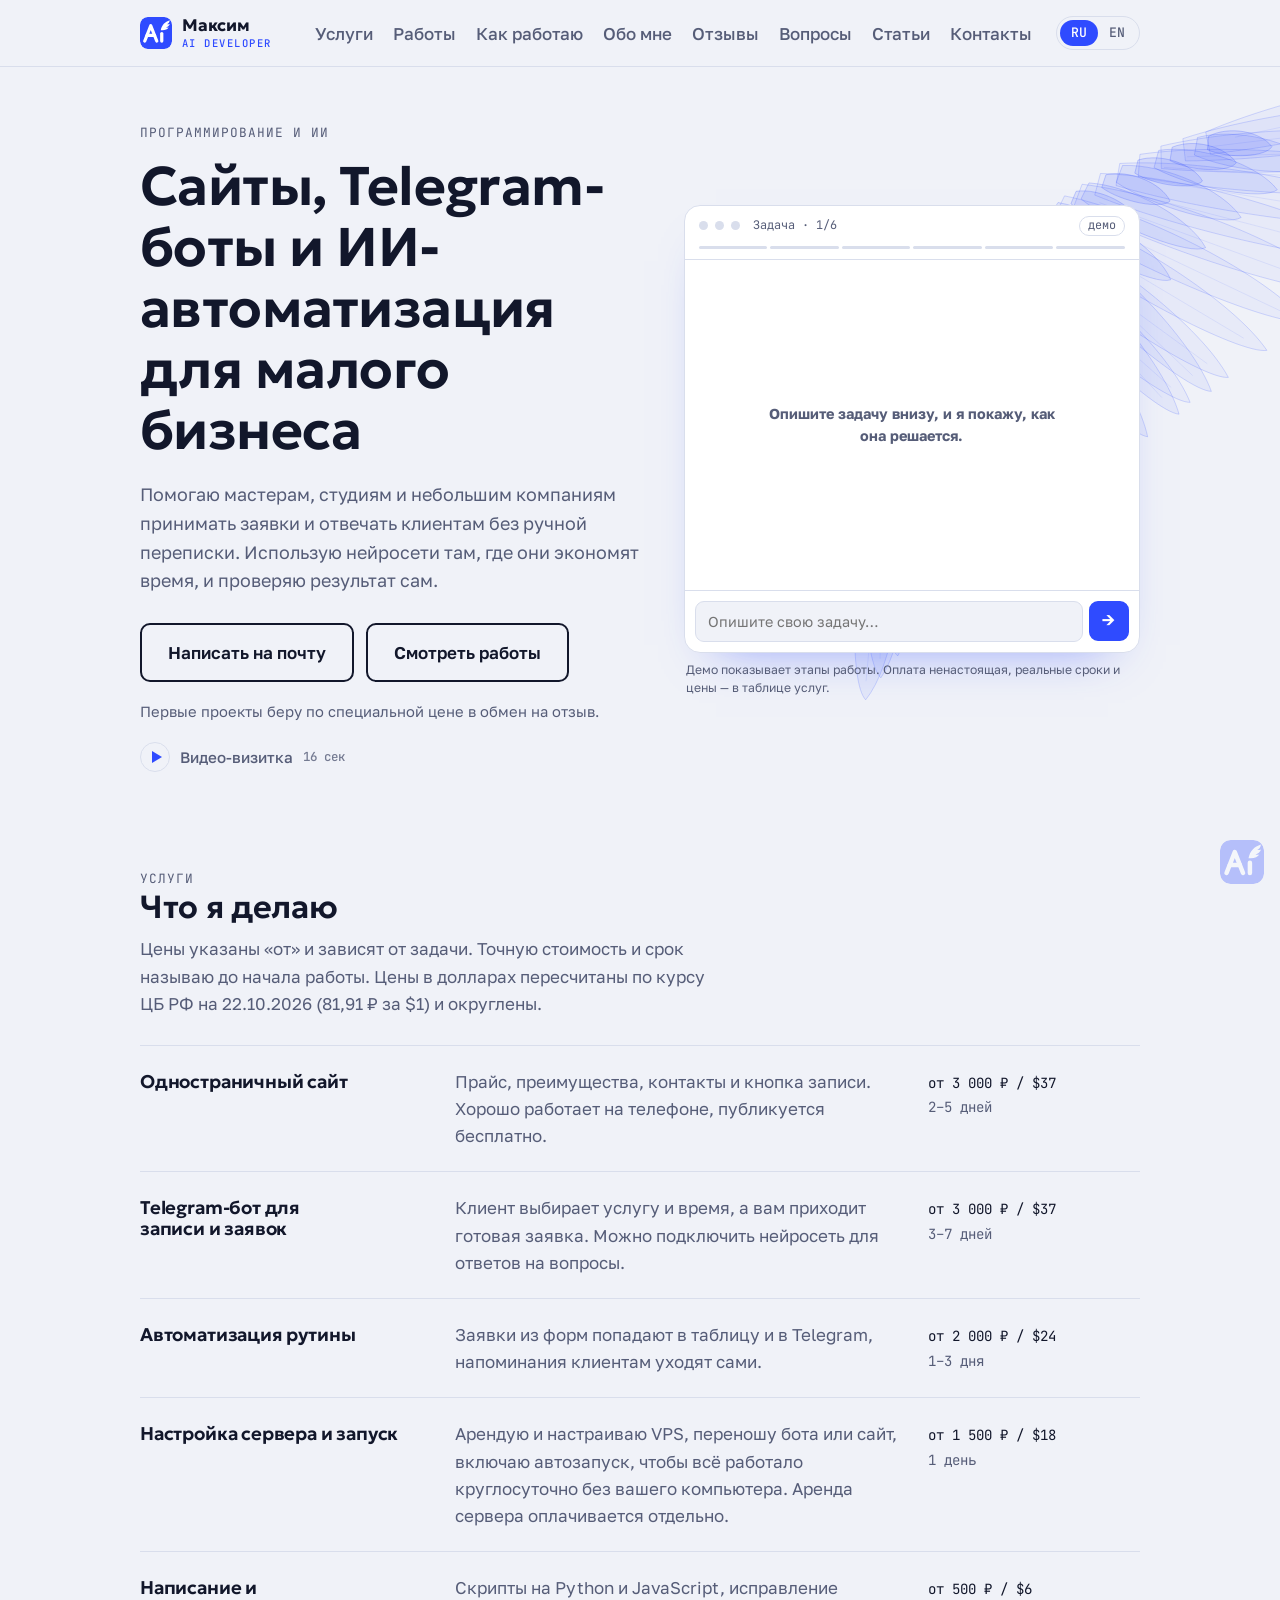
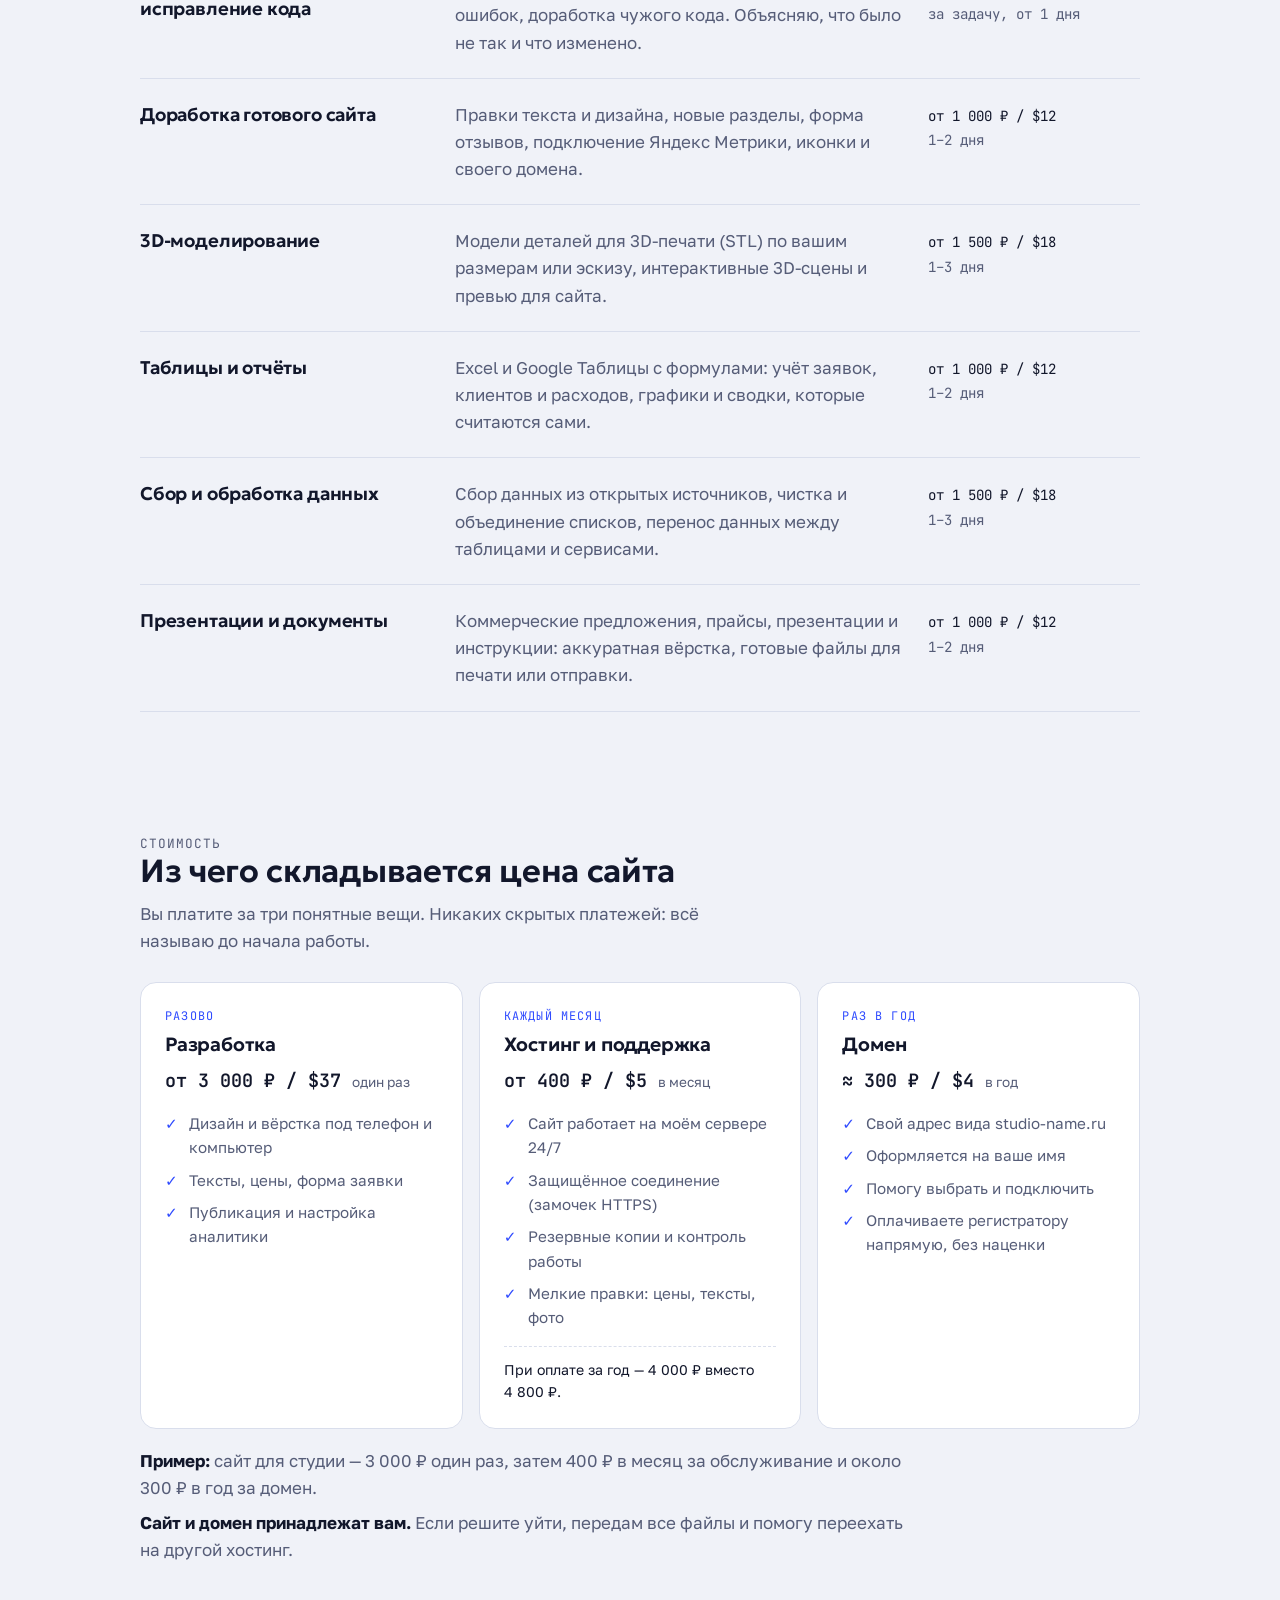
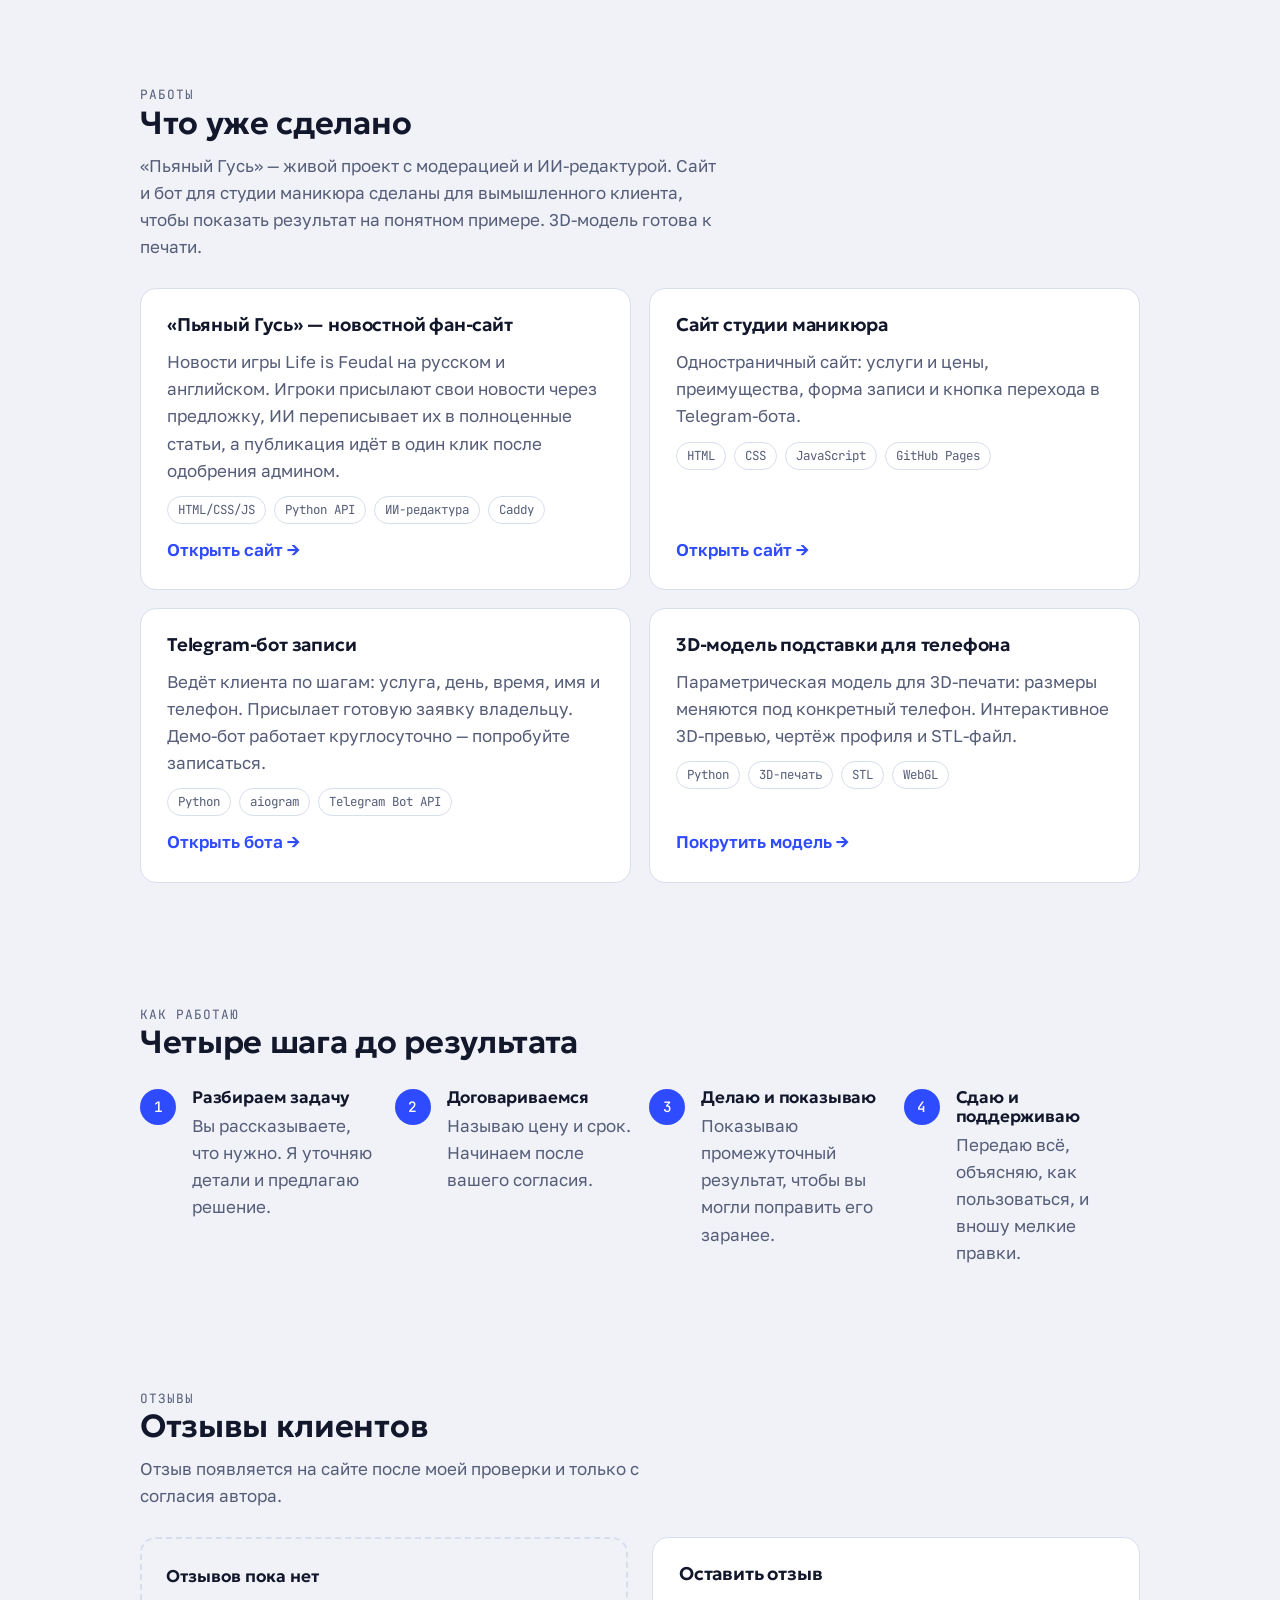
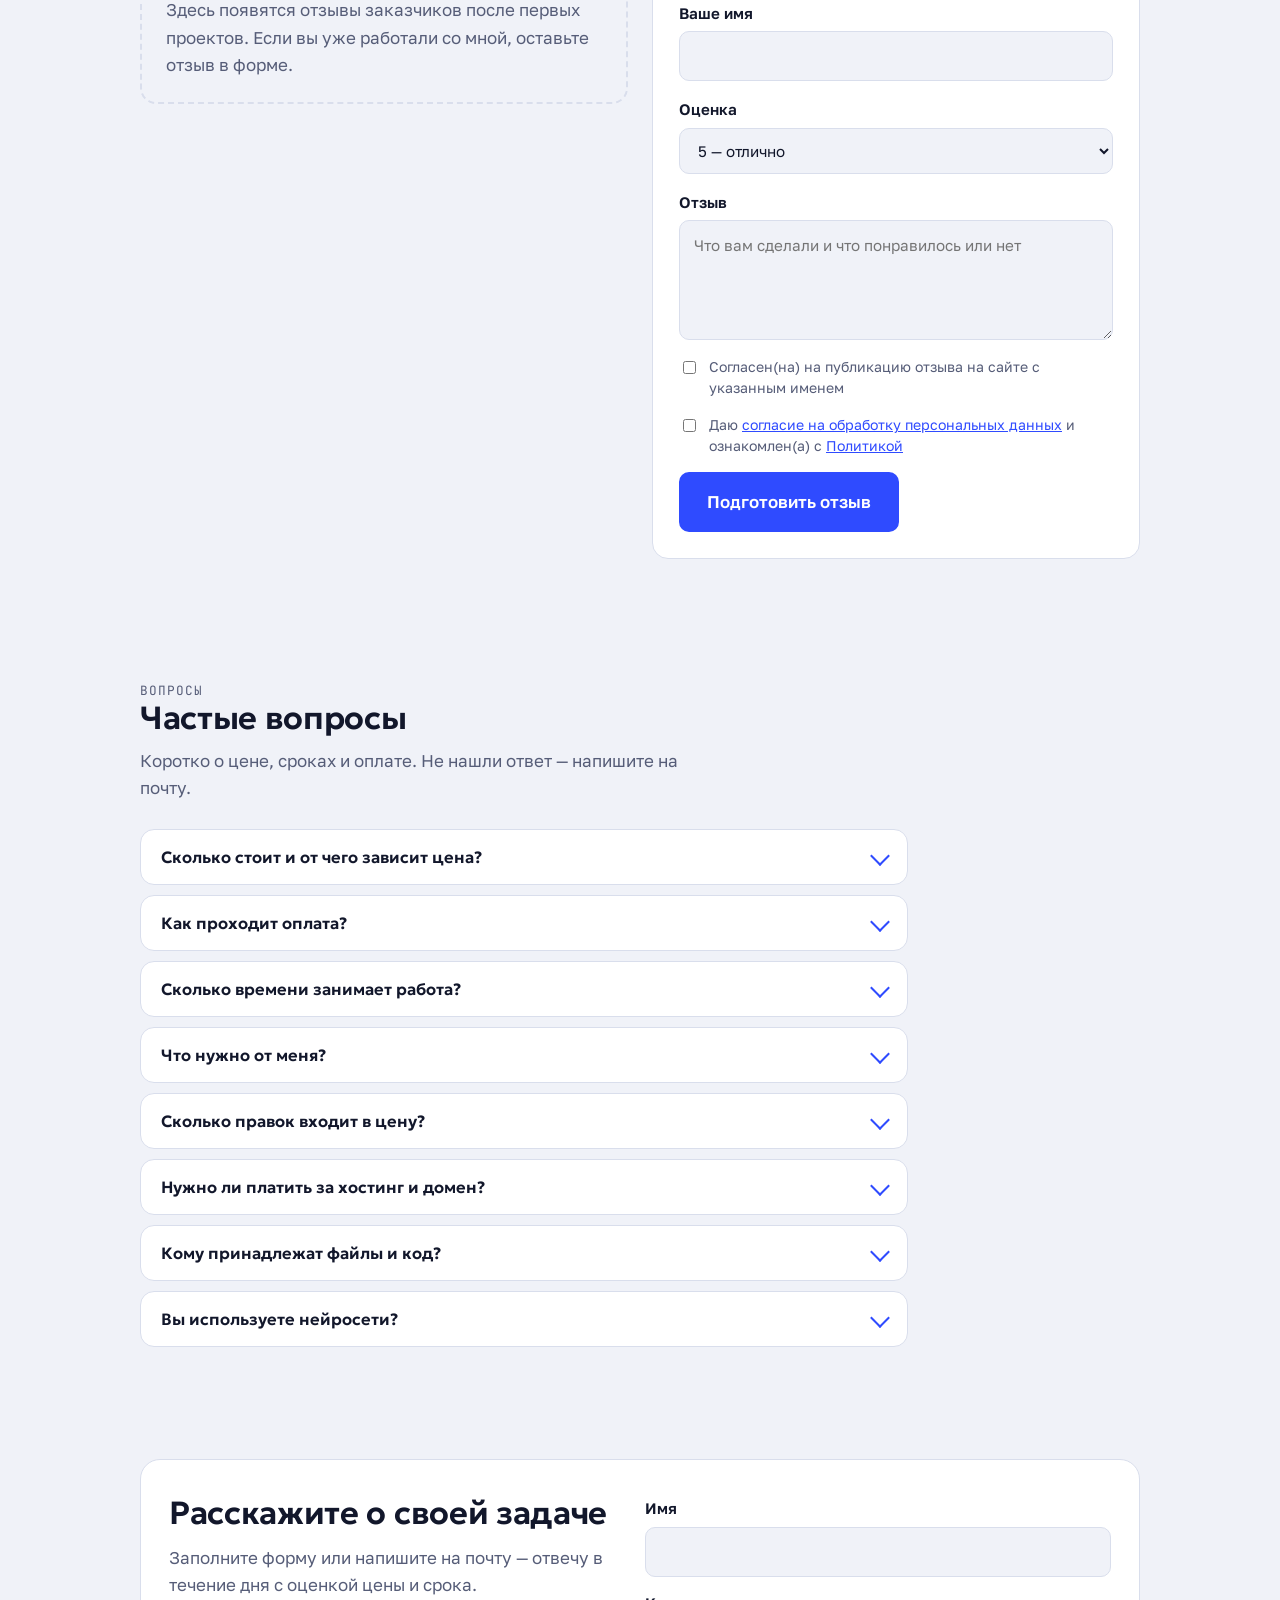
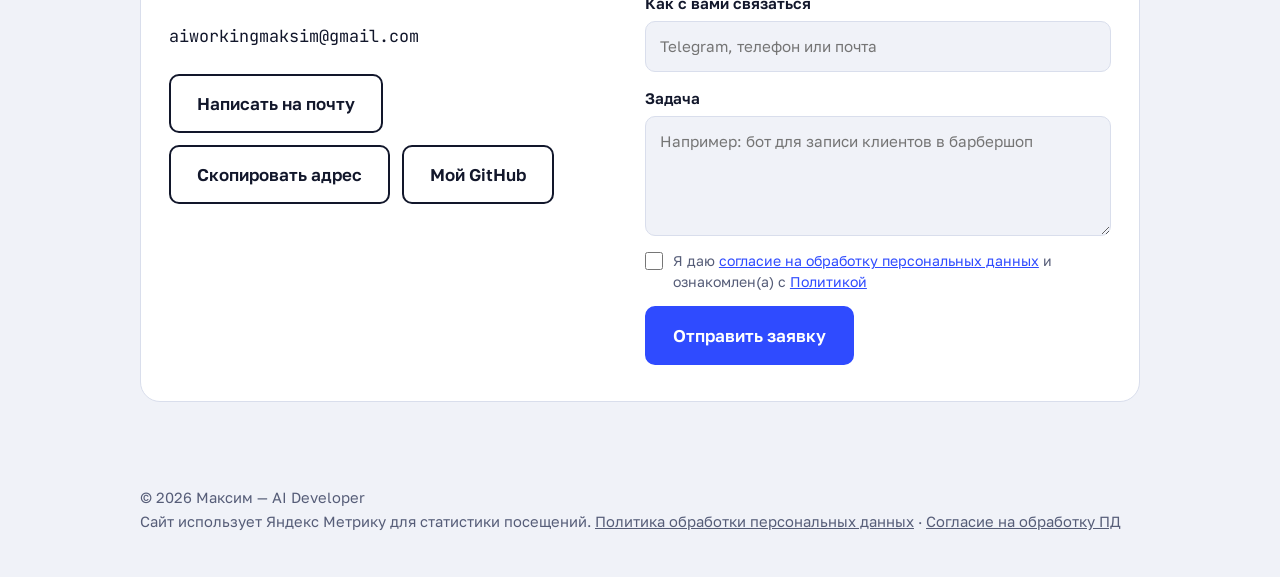
<file: index.html>
<!DOCTYPE html>
<!--
  ЛИЧНЫЙ САЙТ-ВИЗИТКА: программирование и ИИ.
  Что нужно заменить перед публикацией (ищите слово ЗАМЕНИТЕ в комментариях):
    1) Имя («Максим — AI Developer») стоит в шапке и в подвале, при необходимости поменяйте.
    2) Почта для связи уже указана (aiworkingmaksim@gmail.com), она встречается в двух кнопках и один раз текстом.
       Если смените адрес, замените его во всех трёх местах.
    3) Ссылку на ваш GitHub в блоке контактов.
  Цены и сроки подправьте под себя в блоке «Услуги».
-->
<html lang="ru">
<head>
  <meta charset="UTF-8">
  <script>if(location.hostname==="aiworkhelper.github.io")location.replace("https://aiworkhelper.ru"+location.pathname+location.search+location.hash)</script>
  <meta name="viewport" content="width=device-width, initial-scale=1">
  <meta name="yandex-verification" content="84db487dd7537f2a" />
  <meta name="yandex-verification" content="5f235625ecdb1ac4">
  <title>Разработчик ботов и ИИ-автоматизации</title>
  <meta name="description" content="Делаю сайты, Telegram-ботов и ИИ-автоматизацию, настраиваю серверы, пишу и исправляю код, делаю 3D-модели, таблицы и документы. Примеры работ, цены и контакты.">
  <link rel="canonical" href="https://aiworkhelper.ru/">
  <!-- Превью ссылки в соцсетях и мессенджерах (Telegram, VK, WhatsApp) -->
  <meta property="og:type" content="website">
  <meta property="og:site_name" content="Максим — AI Developer">
  <meta property="og:title" content="Максим — AI Developer: сайты, Telegram-боты и ИИ-автоматизация">
  <meta property="og:description" content="Сайты, Telegram-боты, 3D-модели и автоматизация для мастеров, студий и малого бизнеса. Сроки от 1 дня, цена — до начала работы.">
  <meta property="og:url" content="https://aiworkhelper.ru/">
  <meta property="og:image" content="https://aiworkhelper.ru/og/og-ru.jpg">
  <meta property="og:image:width" content="1200">
  <meta property="og:image:height" content="630">
  <meta property="og:image:alt" content="Максим — AI Developer: сайты, Telegram-боты и ИИ-автоматизация, от 500 ₽">
  <meta property="og:locale" content="ru_RU">
  <meta property="og:locale:alternate" content="en_US">
  <meta name="twitter:card" content="summary_large_image">

  <!-- Значок сайта «Ai»: SVG для современных браузеров, ICO как запасной вариант, PNG для экрана «домой» на телефоне -->
  <link rel="alternate" hreflang="ru" href="https://aiworkhelper.ru/">
  <link rel="alternate" hreflang="en" href="https://aiworkhelper.ru/en/">
  <link rel="alternate" hreflang="x-default" href="https://aiworkhelper.ru/">

  <link rel="icon" href="favicon.svg?v=2" type="image/svg+xml">
  <link rel="icon" href="favicon.ico?v=2" sizes="48x48">
  <link rel="apple-touch-icon" href="apple-touch-icon.png?v=2">

  <link rel="preconnect" href="https://fonts.googleapis.com">
  <link rel="preconnect" href="https://fonts.gstatic.com" crossorigin>
  <link rel="stylesheet" href="https://fonts.googleapis.com/css2?family=Geologica:wght@500;600;700&family=Golos+Text:wght@400;500;600&family=JetBrains+Mono:wght@400;500&display=swap">

  <style>
    /* ---------- 1. ЦВЕТА И ШРИФТЫ ----------
       Светлая тема по умолчанию, тёмная включается сама, если так настроен телефон или компьютер. */
    :root {
      --bg: #f0f2f8;
      --surface: #ffffff;
      --ink: #12172b;
      --muted: #565d78;
      --accent: #2f4bff;
      --accent-ink: #ffffff;       /* цвет текста на кнопке */
      --line: #d9deec;
      --danger: #b3261e;           /* цвет сообщений об ошибке в форме */
      --code-bg: #0f1530;         /* карточка с кодом всегда тёмная */
      --code-ink: #dfe5ff;
      --code-dim: #7d89b8;
      --code-key: #9db0ff;
      --code-str: #ffc477;
      --font-title: 'Geologica', 'Trebuchet MS', system-ui, sans-serif;
      --font-text: 'Golos Text', system-ui, -apple-system, 'Segoe UI', sans-serif;
      --font-mono: 'JetBrains Mono', ui-monospace, 'Cascadia Code', Consolas, monospace;
    }
    @media (prefers-color-scheme: dark) {
      :root {
        --bg: #0d1120;
        --surface: #151b30;
        --ink: #edf0fb;
        --muted: #9aa3c0;
        --accent: #8196ff;
        --accent-ink: #0d1120;
        --line: #273050;
        --danger: #ff8a80;
        color-scheme: dark;
      }
    }

    /* ---------- 2. БАЗА ---------- */
    * { box-sizing: border-box; }
    html { scroll-behavior: smooth; }
    body {
      margin: 0;
      background: var(--bg);
      color: var(--ink);
      font-family: var(--font-text);
      font-size: 17px;
      line-height: 1.6;
    }
    a { color: inherit; }
    .wrap { max-width: 1040px; margin: 0 auto; padding: 0 20px; }
    h1, h2, h3 { font-family: var(--font-title); line-height: 1.12; margin: 0; font-weight: 600; letter-spacing: -0.01em; text-wrap: balance; }
    h2 { font-size: clamp(1.5rem, 4vw, 2rem); }
    section { padding: 56px 0; }
    .label { font-family: var(--font-mono); font-size: 0.8rem; letter-spacing: 0.08em; text-transform: uppercase; color: var(--muted); margin: 0 0 12px; }
    a:focus-visible, .btn:focus-visible { outline: 3px solid var(--accent); outline-offset: 3px; }

    /* ---------- 3. ШАПКА ---------- */
    header { border-bottom: 1px solid var(--line); }
    .bar { display: flex; align-items: center; justify-content: space-between; gap: 10px 16px; padding-block: 16px; flex-wrap: wrap; }
    .logo { font-family: var(--font-mono); font-weight: 500; text-decoration: none; }  /* ЗАМЕНИТЕ имя в HTML ниже */
    nav { display: flex; gap: 4px 20px; flex-wrap: wrap; }
    nav a { text-decoration: none; color: var(--muted); font-weight: 500; }
    nav a:hover { color: var(--ink); }

    /* Переключатель языка RU / EN в правом верхнем углу */
    .lang { display: inline-flex; border: 1px solid var(--line); border-radius: 999px; padding: 3px; flex: none; }
    .lang a { font-family: var(--font-mono); font-size: 0.82rem; font-weight: 500; text-decoration: none; color: var(--muted); padding: 4px 11px; border-radius: 999px; line-height: 1.4; }
    .lang a:hover { color: var(--ink); }
    .lang a[aria-current="page"] { background: var(--accent); color: var(--accent-ink); }
    .lang a:focus-visible { outline: 3px solid var(--accent); outline-offset: 2px; }
    .bar .lang { order: 2; }
    .bar nav { order: 3; width: 100%; }
    @media (min-width: 900px) {
      .bar nav { order: 1; width: auto; margin-left: auto; }
      .bar .lang { margin-left: 8px; }
    }

    /* ---------- 4. КНОПКИ ---------- */
    .btn {
      display: inline-block; padding: 14px 26px; border-radius: 10px;
      background: var(--accent); color: var(--accent-ink);
      font-weight: 600; text-decoration: none; border: 2px solid var(--accent);
      transition: transform 0.15s;
    }
    .btn:hover { transform: translateY(-2px); }
    .btn-ghost { background: transparent; color: var(--ink); border-color: var(--ink); }
    .actions { display: flex; flex-wrap: wrap; gap: 12px; }
    button.btn { font-family: inherit; font-size: inherit; line-height: inherit; cursor: pointer; }

    /* ---------- 5. ГЛАВНЫЙ ЭКРАН ---------- */
    .hero { padding: 56px 0 24px; }
    .hero-grid { display: grid; gap: 40px; grid-template-columns: 1fr; align-items: center; }
    .hero h1 { font-size: clamp(2rem, 6.4vw, 3.4rem); margin-bottom: 20px; }
    .hero p.lead { font-size: 1.12rem; color: var(--muted); max-width: 33rem; margin: 0 0 28px; }
    .hero .note { margin: 18px 0 0; font-size: 0.92rem; color: var(--muted); }

    .code { background: var(--code-bg); color: var(--code-ink); border-radius: 14px; overflow: hidden; border: 1px solid #232c55; min-width: 0; }
    .code-head { display: flex; justify-content: space-between; gap: 12px; padding: 10px 16px; border-bottom: 1px solid #232c55; font-family: var(--font-mono); font-size: 0.78rem; color: var(--code-dim); }
    .code pre { margin: 0; padding: 18px 16px; overflow-x: auto; font-family: var(--font-mono); font-size: 0.86rem; line-height: 1.7; }
    .k { color: var(--code-key); }
    .s { color: var(--code-str); }
    .d { color: var(--code-dim); }

    /* ---------- 6. УСЛУГИ ---------- */
    .section-head { margin-bottom: 28px; max-width: 36rem; }
    .section-head p { color: var(--muted); margin: 10px 0 0; }
    .services { border-top: 1px solid var(--line); }
    .service { display: grid; gap: 6px 24px; grid-template-columns: 1fr; padding: 22px 0; border-bottom: 1px solid var(--line); }
    .service h3 { font-size: 1.15rem; }
    .service p { margin: 0; color: var(--muted); }
    .service .meta { font-family: var(--font-mono); font-size: 0.88rem; color: var(--ink); white-space: nowrap; font-variant-numeric: tabular-nums; }
    .service .meta span { display: block; color: var(--muted); white-space: normal; margin-top: 2px; }

    /* ---------- 7. РАБОТЫ ---------- */
    .works { display: grid; gap: 18px; grid-template-columns: 1fr; }
    .work { background: var(--surface); border: 1px solid var(--line); border-radius: 16px; padding: 26px; display: flex; flex-direction: column; gap: 12px; min-width: 0; }
    .work h3 { font-size: 1.15rem; }
    .work p { margin: 0; color: var(--muted); }
    .tags { display: flex; flex-wrap: wrap; gap: 8px; margin: 0; padding: 0; list-style: none; }
    .tags li { font-family: var(--font-mono); font-size: 0.78rem; padding: 3px 10px; border: 1px solid var(--line); border-radius: 999px; color: var(--muted); }
    .work a.go { margin-top: auto; font-weight: 600; text-decoration: none; color: var(--accent); }
    .work a.go:hover { text-decoration: underline; }

    /* ---------- 8. ЭТАПЫ ---------- */
    .steps { list-style: none; margin: 0; padding: 0; display: grid; gap: 18px; grid-template-columns: 1fr; counter-reset: step; }
    .steps li { counter-increment: step; padding-left: 52px; position: relative; }
    .steps li::before {
      content: counter(step); position: absolute; left: 0; top: 0;
      width: 36px; height: 36px; border-radius: 50%;
      display: grid; place-items: center;
      font-family: var(--font-mono); font-weight: 500; font-size: 0.9rem;
      background: var(--accent); color: var(--accent-ink);
    }
    .steps h3 { font-size: 1.05rem; margin-bottom: 4px; }
    .steps p { margin: 0; color: var(--muted); }

    /* ---------- 8б. ОТЗЫВЫ ---------- */
    [hidden] { display: none !important; }
    .reviews-grid { display: grid; gap: 24px; grid-template-columns: 1fr; align-items: start; }
    .reviews { display: grid; gap: 16px; min-width: 0; }
    .review { background: var(--surface); border: 1px solid var(--line); border-radius: 16px; padding: 22px; margin: 0; }
    .review .stars { color: var(--accent); letter-spacing: 0.15em; font-size: 1.05rem; margin: 0 0 8px; }
    .review blockquote { margin: 0 0 12px; overflow-wrap: anywhere; }
    .review figcaption { color: var(--muted); font-size: 0.92rem; }
    .reviews-empty { border: 2px dashed var(--line); border-radius: 16px; padding: 24px; color: var(--muted); }
    .reviews-empty strong { display: block; margin-bottom: 6px; color: var(--ink); font-family: var(--font-title); font-weight: 600; }
    .review-form { background: var(--surface); border: 1px solid var(--line); border-radius: 16px; padding: 26px; display: grid; gap: 16px; min-width: 0; }
    .review-form h3 { font-size: 1.15rem; }
    .review-form label { display: grid; gap: 6px; font-weight: 600; font-size: 0.95rem; }
    .review-form input[type="text"], .review-form select, .review-form textarea {
      font: inherit; font-weight: 400; color: var(--ink); background: var(--bg);
      border: 1px solid var(--line); border-radius: 10px; padding: 12px 14px; width: 100%;
    }
    .review-form textarea { min-height: 120px; resize: vertical; }
    .review-form input:focus-visible, .review-form select:focus-visible,
    .review-form textarea:focus-visible, .review-form button:focus-visible { outline: 3px solid var(--accent); outline-offset: 2px; }
    .review-form label.check { display: flex; gap: 10px; align-items: flex-start; font-weight: 400; color: var(--muted); }
    .review-form label.check input { margin-top: 5px; flex: none; }
    .review-form .btn { font: inherit; font-weight: 600; cursor: pointer; justify-self: start; }
    .form-error { margin: 0; color: var(--danger); font-weight: 500; }
    .form-result { border: 1px solid var(--line); border-radius: 12px; padding: 16px; display: grid; gap: 12px; background: var(--bg); }
    .form-result p { margin: 0; color: var(--muted); }
    .form-result textarea { min-height: 150px; font-family: var(--font-mono); font-size: 0.85rem; }

    /* ---------- ОБО МНЕ ---------- */
    .about { display: grid; gap: 18px; grid-template-columns: 1fr; }
    .about-card { background: var(--surface); border: 1px solid var(--line); border-radius: 20px; padding: 26px; display: flex; flex-direction: column; gap: 18px; }
    .about-face { display: flex; align-items: center; gap: 16px; }
    .about-face img { width: 72px; height: 72px; border-radius: 20px; flex: none; }
    .about-face b { display: block; font-family: var(--font-title); font-size: 1.5rem; line-height: 1.15; }
    .about-face span { color: var(--muted); }
    .about-facts { list-style: none; margin: 0; padding: 0; display: grid; gap: 10px; }
    .about-facts li { display: flex; flex-direction: column; gap: 2px; padding-top: 10px; border-top: 1px solid var(--line); color: var(--muted); font-size: 0.88rem; }
    .about-facts li b { color: var(--ink); font-weight: 600; font-size: 1rem; }
    .about-text { background: var(--surface); border: 1px solid var(--line); border-radius: 20px; padding: 26px; display: grid; gap: 14px; }
    .about-text > p { margin: 0; color: var(--muted); }
    .about-text > p.lead-in { color: var(--ink); font-size: 1.08rem; }
    .values { list-style: none; margin: 6px 0 0; padding: 0; display: grid; gap: 12px; grid-template-columns: 1fr; }
    .values li { border: 1px solid var(--line); border-radius: 14px; padding: 14px 16px; background: var(--bg); }
    .values b { display: block; margin-bottom: 4px; }
    .values span { color: var(--muted); font-size: 0.95rem; }
    .cert { display: flex; align-items: center; gap: 16px; border: 1px solid var(--line); border-radius: 14px; padding: 14px 16px; text-decoration: none; color: inherit; background: linear-gradient(120deg, rgba(120,140,92,.16), transparent 70%); }
    .cert-ic { width: 46px; height: 46px; border-radius: 12px; flex: none; display: flex; align-items: center; justify-content: center; background: #7a8d5e; color: #fff; font-size: 1.4rem; }
    .cert small { display: block; font-family: var(--font-mono); font-size: 0.75rem; letter-spacing: .06em; text-transform: uppercase; color: var(--muted); }
    .cert b { display: block; }
    .cert span { color: var(--muted); font-size: 0.92rem; }
    .cert .cert-ic { color: #fff; font-size: 1.4rem; }
    .about-dialog { width: min(980px, calc(100vw - 24px)); max-height: calc(100dvh - 24px); border: 1px solid var(--line); border-radius: 22px; padding: 0; background: var(--bg); color: var(--ink); overflow: auto; }
    .about-in { padding: 30px 26px 26px; }
    .about-dialog::backdrop { background: rgba(6, 9, 20, 0.7); backdrop-filter: blur(4px); }
    .about-dialog h2 { margin: 0 0 22px; padding-right: 60px; }
    .about-close { position: sticky; top: 12px; float: right; margin: 12px 12px -52px 0; z-index: 2; width: 40px; height: 40px; border-radius: 50%; border: 1px solid var(--line); background: var(--surface); color: var(--ink); font-size: 1.5rem; line-height: 1; cursor: pointer; }
    .about-close:hover { border-color: var(--accent); }
    .cert { flex-wrap: wrap; align-items: flex-start; }
    .cert-img { flex: 0 0 180px; border-radius: 10px; overflow: hidden; border: 1px solid var(--line); line-height: 0; }
    .cert-img img { width: 100%; height: auto; }
    .cert-body { flex: 1 1 240px; min-width: 0; }
    .cert-links { display: flex; flex-wrap: wrap; gap: 8px 18px; margin-top: 10px; }
    .cert .cert-links a { font-weight: 600; color: var(--accent); text-decoration: none; font-size: 0.95rem; }
    .cert .cert-links a:hover { text-decoration: underline; }
    @media (max-width: 520px) { .about-in { padding: 24px 16px 18px; } .cert-img { flex-basis: 100%; } }
    @media (prefers-reduced-motion: no-preference) { .about-dialog[open] { animation: video-in 0.3s ease; } }
    @media (min-width: 760px) { .values { grid-template-columns: 1fr 1fr; } }
    @media (min-width: 960px) { .about { grid-template-columns: 0.75fr 1.6fr; align-items: start; } }

    /* ---------- 9. КОНТАКТЫ И ПОДВАЛ ---------- */
    .contact { background: var(--surface); border: 1px solid var(--line); border-radius: 20px; padding: 36px 28px; }
    .contact h2 { margin-bottom: 12px; }
    .contact p { color: var(--muted); max-width: 34rem; margin: 0 0 24px; }
    .contact p.mail { font-family: var(--font-mono); font-size: 1.05rem; color: var(--ink); margin: 0 0 24px; overflow-wrap: anywhere; user-select: all; }
    footer { padding: 28px 0 44px; color: var(--muted); font-size: 0.92rem; }

    @media (min-width: 760px) {
      .hero-grid { grid-template-columns: 1.05fr 0.95fr; }
      .works { grid-template-columns: 1fr 1fr; }
      .steps { grid-template-columns: 1fr 1fr; }
      .reviews-grid { grid-template-columns: 1fr 1fr; }
    }
    @media (min-width: 960px) {
      .works { grid-template-columns: repeat(2, 1fr); }
      .steps { grid-template-columns: repeat(4, 1fr); }
      .service { grid-template-columns: 1.1fr 1.7fr minmax(11.5rem, 0.8fr); align-items: baseline; }
    }
    @media (prefers-reduced-motion: reduce) {
      html { scroll-behavior: auto; }
      .btn { transition: none; }
      .btn:hover { transform: none; }
    }
  </style>

  <!-- Яндекс Метрика: счётчик посещений (номер 113726093). Вебвизор выключен. -->
  <script>
    (function (m, e, t, r, i, k, a) {
      m[i] = m[i] || function () { (m[i].a = m[i].a || []).push(arguments); };
      m[i].l = 1 * new Date();
      for (var j = 0; j < document.scripts.length; j++) { if (document.scripts[j].src === r) { return; } }
      k = e.createElement(t), a = e.getElementsByTagName(t)[0], k.async = 1, k.src = r, a.parentNode.insertBefore(k, a);
    })(window, document, 'script', 'https://mc.yandex.ru/metrika/tag.js?id=113726093', 'ym');

    ym(113726093, 'init', { ssr: true, webvisor: false, clickmap: true, accurateTrackBounce: true, trackLinks: true });
  </script>
  <noscript><div><img src="https://mc.yandex.ru/watch/113726093" style="position:absolute; left:-9999px;" alt=""></div></noscript>
  <link rel="stylesheet" href="anim.css?v=20261023a">
  <link rel="stylesheet" href="demo.css?v=20261022d">
</head>

<body>
  <header>
    <div class="wrap bar">
      <a class="logo" href="#top" aria-label="Максим — AI Developer"><img src="favicon.svg?v=2" alt="" width="32" height="32"><span class="logo-text"><span class="logo-name">Максим</span><span class="logo-role">AI Developer</span></span></a>
      <nav aria-label="Основное меню">
        <a href="#uslugi">Услуги</a>
        <a href="#raboty">Работы</a>
        <a href="#process">Как работаю</a>
        <a href="#obo-mne" data-about-open>Обо мне</a>
        <a href="#otzyvy">Отзывы</a>
        <a href="#faq">Вопросы</a>
        <a href="blog/">Статьи</a>
        <a href="#kontakty">Контакты</a>
      </nav>
      <div class="lang" role="group" aria-label="Язык сайта">
        <a href="./" lang="ru" aria-current="page">RU</a>
        <a href="en/" lang="en" hreflang="en">EN</a>
      </div>
    </div>
  </header>

  <main id="top">
    <section class="hero">
      <!-- Крыло валькирии на фоне первого экрана (декор) -->
      <svg class="hero-wing" viewBox="40 30 900 830" aria-hidden="true" focusable="false"><path class="wf1" d="M497.1 136.3C617.9 84.1 829.4 45.2 919.8 56.7C890.7 85.4 653.4 148.1 502.9 163.7Z"/><path class="wf1" d="M468.6 144.6C589.8 104.4 797.6 86.3 883.9 106.6C853.3 132.3 618.6 171.5 471.8 172.4Z"/><path class="wf1" d="M441.1 153.9C561.8 125.3 763.9 127.1 845.3 155.4C813.4 178.1 583.4 194.9 441.7 181.9Z"/><path class="wf1" d="M414.9 164.2C533.8 146.9 728.3 167.2 804.1 202.8C771.3 222.5 548.1 218.1 412.8 192.1Z"/><path class="wf1" d="M389.7 175.6C505.8 168.9 691.2 206.3 760.7 248.5C727.2 265.2 512.8 241.1 385.0 203.2Z"/><path class="wf1" d="M365.6 188.1C478.1 191.3 652.9 244.3 715.6 292.2C681.7 305.9 477.6 263.6 358.4 215.1Z"/><path class="wf1" d="M342.6 201.6C450.7 214.0 613.6 281.0 669.1 333.7C635.0 344.5 442.8 285.8 332.9 227.8Z"/><path class="wf1" d="M320.7 216.1C423.6 237.0 573.6 316.2 621.6 372.7C587.6 380.7 408.4 307.4 308.5 241.3Z"/><path class="wf1" d="M299.9 231.7C397.0 260.1 533.3 349.7 573.6 409.2C539.9 414.5 374.7 328.5 285.4 255.7Z"/><path class="wf1" d="M280.1 248.3C371.0 283.5 493.1 381.6 525.4 443.0C492.2 445.7 341.8 349.0 263.4 270.8Z"/><path class="wf1" d="M261.4 266.0C345.6 306.9 453.1 411.7 477.6 474.2C445.1 474.5 310.0 369.0 242.6 286.8Z"/><path class="wf2" d="M106.0 618.3C124.7 689.7 106.7 803.4 72.1 846.0C52.1 825.4 53.9 693.8 78.2 615.4Z"/><path class="wf2" d="M110.5 583.7C133.6 655.3 122.9 772.6 91.1 818.5C69.8 798.8 63.2 664.2 82.5 582.6Z"/><path class="wf2" d="M116.2 550.2C144.0 621.8 141.0 742.2 112.2 791.1C89.8 772.4 74.3 635.5 88.2 550.9Z"/><path class="wf2" d="M123.4 517.9C155.9 589.1 160.9 712.2 135.5 763.9C111.8 746.3 87.3 607.7 95.5 520.5Z"/><path class="wf2" d="M131.9 486.8C169.2 557.4 182.6 682.5 160.7 736.8C135.9 720.3 101.9 580.6 104.2 491.1Z"/><path class="wf2" d="M141.7 456.9C183.9 526.4 206.0 653.1 187.9 709.7C161.9 694.5 118.3 554.2 114.4 463.0Z"/><path class="wf2" d="M152.9 428.2C199.9 496.4 230.9 623.9 216.9 682.6C189.9 668.6 136.4 528.6 126.1 436.0Z"/><path class="wf2" d="M165.5 400.6C217.4 467.1 257.5 594.9 247.6 655.4C219.6 642.8 156.2 503.7 139.2 410.2Z"/><path class="wf2" d="M179.5 374.3C236.2 438.8 285.6 566.1 280.0 628.1C251.1 617.0 177.6 479.4 153.8 385.5Z"/><path class="wf2" d="M194.8 349.1C256.3 411.2 315.0 537.5 314.0 600.7C284.3 591.1 200.6 455.8 169.9 362.0Z"/><path class="wf2" d="M211.4 325.2C277.7 384.5 345.9 509.0 349.5 573.1C319.0 565.0 225.1 432.9 187.5 339.7Z"/><path class="wf2" d="M229.5 302.4C300.3 358.7 378.0 480.7 386.4 545.2C355.1 538.8 251.1 410.6 206.5 318.4Z"/><path class="wf2" d="M248.9 280.9C324.2 333.7 411.3 452.5 424.5 517.2C392.6 512.5 278.7 388.9 227.0 298.3Z"/><path class="wf2" d="M269.6 260.6C349.4 309.6 445.7 424.4 463.8 489.0C431.4 486.0 307.6 367.8 248.9 279.4Z"/><path class="wf2" d="M291.8 241.5C375.7 286.3 481.2 396.6 504.2 460.5C471.4 459.4 338.0 347.3 272.3 261.6Z"/><path class="wf3" d="M102.5 623.7C126.2 664.2 126.3 734.3 104.3 764.0C86.0 754.0 70.8 675.1 80.2 625.3Z"/><path class="wf3" d="M109.1 571.4C136.9 611.6 144.2 685.1 125.4 718.1C106.1 709.3 82.8 628.0 87.0 575.0Z"/><path class="wf3" d="M118.9 521.7C150.9 561.2 166.0 637.0 150.8 673.1C130.6 665.6 98.7 583.0 97.2 527.5Z"/><path class="wf3" d="M131.9 474.8C168.1 512.9 191.5 590.0 180.1 628.5C159.2 622.5 118.4 539.8 110.9 482.6Z"/><path class="wf3" d="M148.1 430.7C188.4 466.6 220.2 543.6 213.0 584.0C191.4 579.7 141.6 498.4 127.9 440.4Z"/><path class="wf3" d="M167.4 389.4C211.7 422.4 251.7 497.9 248.8 539.5C226.7 536.9 168.2 458.7 148.3 400.9Z"/><path class="wf3" d="M190.0 350.8C237.7 380.2 285.6 452.8 287.0 494.9C264.6 494.3 197.9 420.5 172.0 364.1Z"/><path class="wf3" d="M215.8 315.0C266.4 340.1 321.4 408.3 327.0 450.4C304.5 451.8 230.6 384.1 199.2 330.0Z"/><path class="wf3" d="M244.8 282.0C297.6 302.2 358.7 364.9 368.3 406.3C346.1 409.8 266.1 349.4 229.7 298.5Z"/><path class="wf3" d="M277.1 251.8C331.1 266.7 397.3 322.9 410.5 362.9C388.8 368.6 304.2 316.5 263.5 269.7Z"/><path class="wf3" d="M312.5 224.4C367.0 233.7 437.1 282.6 453.5 320.9C432.6 328.7 344.8 285.8 300.8 243.5Z"/><path class="wf3" d="M351.2 199.9C405.3 203.4 477.8 244.5 497.0 280.8C477.3 290.7 387.9 257.3 341.3 220.0Z"/><path class="wf3" d="M393.2 178.1C445.9 175.9 519.7 209.2 541.4 243.1C523.0 255.0 433.5 231.2 385.2 199.1Z"/><path class="wf3" d="M438.4 159.2C489.0 151.6 562.9 177.0 586.6 208.4C569.9 222.0 481.7 207.6 432.5 180.8Z"/><path class="wf3" d="M486.9 143.1C534.8 130.4 607.8 148.2 633.2 177.0C618.3 192.3 532.5 186.9 483.0 165.1Z"/><path class="wf4" d="M98.2 638.0C118.4 654.6 123.3 689.4 109.3 707.3C95.1 705.1 78.5 668.1 81.8 642.0Z"/><path class="wf4" d="M103.1 589.7C124.9 605.7 133.1 641.8 120.7 661.4C106.3 660.0 86.2 622.5 87.1 595.0Z"/><path class="wf4" d="M110.7 543.8C134.1 559.0 145.7 595.8 135.1 617.0C120.6 616.5 96.9 578.9 95.2 550.3Z"/><path class="wf4" d="M121.0 500.1C145.9 514.3 161.1 551.6 152.5 574.1C137.8 574.5 110.4 537.1 106.1 507.8Z"/><path class="wf4" d="M134.0 458.7C160.4 471.7 179.2 508.9 172.6 532.5C157.9 533.8 126.9 497.3 119.7 467.5Z"/><path class="wf4" d="M149.7 419.6C177.5 431.1 199.8 467.8 195.4 492.2C180.7 494.5 146.1 459.4 136.2 429.5Z"/><path class="wf4" d="M168.1 382.8C197.0 392.6 222.8 428.2 220.6 453.2C206.0 456.5 168.0 423.3 155.3 393.8Z"/><path class="wf4" d="M189.2 348.3C219.1 356.1 248.1 390.2 248.0 415.5C233.6 419.8 192.6 389.0 177.3 360.2Z"/><path class="wf4" d="M213.0 316.1C243.6 321.8 275.5 353.7 277.5 379.1C263.4 384.5 219.8 356.6 202.0 328.9Z"/><path class="wf4" d="M239.4 286.2C270.5 289.6 304.9 319.1 308.9 344.2C295.3 350.7 249.5 326.2 229.5 299.8Z"/><path class="wf4" d="M268.6 258.6C299.8 259.5 336.3 286.2 342.2 311.0C329.1 318.4 281.6 297.6 259.8 272.9Z"/><path class="wf4" d="M300.5 233.3C331.5 231.7 369.6 255.3 377.3 279.5C364.9 288.0 316.3 271.1 292.8 248.3Z"/><path class="wf4" d="M335.1 210.4C365.5 206.2 404.8 226.6 414.1 250.0C402.5 259.4 353.4 246.6 328.6 225.9Z"/><path class="wf4" d="M372.4 189.7C402.0 183.1 441.9 200.1 452.6 222.6C441.9 232.9 392.9 224.3 367.2 205.7Z"/><path class="wf4" d="M412.5 171.4C440.8 162.3 481.0 175.9 493.1 197.5C483.3 208.7 434.9 204.1 408.5 187.7Z"/><path class="wf4" d="M455.2 155.3C482.2 144.0 522.2 154.3 535.4 174.8C526.8 186.7 479.3 186.1 452.5 171.9Z"/><path class="wf4" d="M500.7 141.6C526.0 128.2 565.5 135.3 579.9 154.6C572.4 167.2 526.3 170.4 499.3 158.4Z"/><path class="wsh" d="M269.8 292.5L454.0 455.6"/><path class="wsh" d="M291.9 274.5L499.1 425.9"/><path class="wsh" d="M314.9 257.2L544.6 394.0"/><path class="wsh" d="M339.1 240.5L590.2 359.7"/><path class="wsh" d="M364.2 224.5L635.4 323.3"/><path class="wsh" d="M390.2 209.2L679.8 284.7"/><path class="wsh" d="M417.2 194.5L723.1 244.2"/><path class="wsh" d="M445.0 180.5L764.9 202.0"/><path class="wsh" d="M473.8 167.2L804.9 158.2"/><path class="wsh" d="M503.3 154.6L842.7 113.3"/><path class="wsh" d="M533.6 142.8L878.1 67.6"/><path class="wsh" d="M90.2 635.2L72.5 822.9"/><path class="wsh" d="M95.7 601.9L90.0 794.9"/><path class="wsh" d="M102.7 569.8L109.6 767.1"/><path class="wsh" d="M111.2 538.8L131.3 739.6"/><path class="wsh" d="M121.1 508.9L154.9 712.3"/><path class="wsh" d="M132.5 480.0L180.3 685.1"/><path class="wsh" d="M145.4 452.2L207.6 658.0"/><path class="wsh" d="M159.7 425.5L236.6 631.0"/><path class="wsh" d="M175.4 399.9L267.2 603.9"/><path class="wsh" d="M192.6 375.3L299.4 576.9"/><path class="wsh" d="M211.2 351.8L333.1 549.8"/><path class="wsh" d="M231.2 329.4L368.2 522.7"/><path class="wsh" d="M252.6 308.0L404.6 495.4"/><path class="wsh" d="M275.4 287.7L442.2 468.1"/><path class="wsh" d="M299.6 268.5L480.9 440.8"/></svg>
      <div class="wrap hero-grid">
        <div>
          <p class="label">Программирование и ИИ</p>
          <h1>Сайты, Telegram-боты и ИИ-автоматизация для малого бизнеса</h1>
          <p class="lead">Помогаю мастерам, студиям и небольшим компаниям принимать заявки и отвечать клиентам без ручной переписки. Использую нейросети там, где они экономят время, и проверяю результат сам.</p>
          <div class="actions">
            <a class="btn btn-ghost" href="mailto:aiworkingmaksim@gmail.com?subject=Заявка%20с%20сайта">Написать на почту</a>
            <a class="btn btn-ghost" href="#raboty">Смотреть работы</a>
          </div>
          <p class="note">Первые проекты беру по специальной цене в обмен на отзыв.</p>
          <button class="video-link" type="button" data-video-open><span class="video-play" aria-hidden="true"></span>Видео-визитка<span class="video-sub">16 сек</span></button>
        </div>

        <div class="demo" id="demo-app">
          <div class="demo-window">
            <div class="demo-bar"><i></i><i></i><i></i><span class="demo-stage">Задача · 1/6</span><span class="demo-badge">демо</span></div>
            <div class="demo-progress" aria-hidden="true"><i></i><i></i><i></i><i></i><i></i><i></i></div>
            <div class="demo-log"></div>
            <form class="demo-form" novalidate>
              <div class="demo-input-row">
                <input type="text" maxlength="200" aria-label="Опишите свою задачу" placeholder="Опишите свою задачу…">
                <button class="btn" type="submit" aria-label="Запустить">→</button>
              </div>
              <p class="form-error demo-error" role="alert" hidden></p>
            </form>
          </div>
          <p class="demo-foot">Демо показывает этапы работы. Оплата ненастоящая, реальные сроки и цены — в таблице услуг.</p>
        </div>
      </div>
    </section>

    <section id="uslugi">
      <div class="wrap">
        <div class="section-head">
          <p class="label">Услуги</p>
          <h2>Что я делаю</h2>
          <p>Цены указаны «от» и зависят от задачи. Точную стоимость и срок называю до начала работы. Цены в долларах пересчитаны по курсу ЦБ РФ на 22.10.2026 (81,91 ₽ за $1) и округлены.</p>
        </div>
        <div class="services">
          <div class="service">
            <h3>Одностраничный сайт</h3>
            <p>Прайс, преимущества, контакты и кнопка записи. Хорошо работает на телефоне, публикуется бесплатно.</p>
            <div class="meta">от 3 000 ₽ / $37<span>2–5 дней</span></div>
          </div>
          <div class="service">
            <h3>Telegram-бот для записи и заявок</h3>
            <p>Клиент выбирает услугу и время, а вам приходит готовая заявка. Можно подключить нейросеть для ответов на вопросы.</p>
            <div class="meta">от 3 000 ₽ / $37<span>3–7 дней</span></div>
          </div>
          <div class="service">
            <h3>Автоматизация рутины</h3>
            <p>Заявки из форм попадают в таблицу и в Telegram, напоминания клиентам уходят сами.</p>
            <div class="meta">от 2 000 ₽ / $24<span>1–3 дня</span></div>
          </div>
          <div class="service">
            <h3>Настройка сервера и запуск</h3>
            <p>Арендую и настраиваю VPS, переношу бота или сайт, включаю автозапуск, чтобы всё работало круглосуточно без вашего компьютера. Аренда сервера оплачивается отдельно.</p>
            <div class="meta">от 1 500 ₽ / $18<span>1 день</span></div>
          </div>
          <div class="service">
            <h3>Написание и исправление кода</h3>
            <p>Скрипты на Python и JavaScript, исправление ошибок, доработка чужого кода. Объясняю, что было не так и что изменено.</p>
            <div class="meta">от 500 ₽ / $6<span>за задачу, от 1 дня</span></div>
          </div>
          <div class="service">
            <h3>Доработка готового сайта</h3>
            <p>Правки текста и дизайна, новые разделы, форма отзывов, подключение Яндекс Метрики, иконки и своего домена.</p>
            <div class="meta">от 1 000 ₽ / $12<span>1–2 дня</span></div>
          </div>
          <div class="service">
            <h3>3D-моделирование</h3>
            <p>Модели деталей для 3D-печати (STL) по вашим размерам или эскизу, интерактивные 3D-сцены и превью для сайта.</p>
            <div class="meta">от 1 500 ₽ / $18<span>1–3 дня</span></div>
          </div>
          <div class="service">
            <h3>Таблицы и отчёты</h3>
            <p>Excel и Google Таблицы с формулами: учёт заявок, клиентов и расходов, графики и сводки, которые считаются сами.</p>
            <div class="meta">от 1 000 ₽ / $12<span>1–2 дня</span></div>
          </div>
          <div class="service">
            <h3>Сбор и обработка данных</h3>
            <p>Сбор данных из открытых источников, чистка и объединение списков, перенос данных между таблицами и сервисами.</p>
            <div class="meta">от 1 500 ₽ / $18<span>1–3 дня</span></div>
          </div>
          <div class="service">
            <h3>Презентации и документы</h3>
            <p>Коммерческие предложения, прайсы, презентации и инструкции: аккуратная вёрстка, готовые файлы для печати или отправки.</p>
            <div class="meta">от 1 000 ₽ / $12<span>1–2 дня</span></div>
          </div>
        </div>
      </div>
    </section>

    <section id="cena">
      <div class="wrap">
        <div class="section-head">
          <p class="label">Стоимость</p>
          <h2>Из чего складывается цена сайта</h2>
          <p>Вы платите за три понятные вещи. Никаких скрытых платежей: всё называю до начала работы.</p>
        </div>
        <div class="price-cards">
          <article class="pc">
            <p class="pc-tag">Разово</p>
            <h3>Разработка</h3>
            <p class="pc-price">от 3&nbsp;000&nbsp;₽ / $37 <span>один раз</span></p>
            <ul><li>Дизайн и вёрстка под телефон и компьютер</li><li>Тексты, цены, форма заявки</li><li>Публикация и настройка аналитики</li></ul>
            
          </article>
          <article class="pc">
            <p class="pc-tag">Каждый месяц</p>
            <h3>Хостинг и поддержка</h3>
            <p class="pc-price">от 400&nbsp;₽ / $5 <span>в месяц</span></p>
            <ul><li>Сайт работает на моём сервере 24/7</li><li>Защищённое соединение (замочек HTTPS)</li><li>Резервные копии и контроль работы</li><li>Мелкие правки: цены, тексты, фото</li></ul>
            <p class="pc-note">При оплате за год — 4&nbsp;000&nbsp;₽ вместо 4&nbsp;800&nbsp;₽.</p>
          </article>
          <article class="pc">
            <p class="pc-tag">Раз в год</p>
            <h3>Домен</h3>
            <p class="pc-price">≈&nbsp;300&nbsp;₽ / $4 <span>в год</span></p>
            <ul><li>Свой адрес вида studio-name.ru</li><li>Оформляется на ваше имя</li><li>Помогу выбрать и подключить</li><li>Оплачиваете регистратору напрямую, без наценки</li></ul>
            
          </article>
        </div>
        <div class="price-foot">
          <p><b>Пример:</b> сайт для студии — 3&nbsp;000&nbsp;₽ один раз, затем 400&nbsp;₽ в месяц за обслуживание и около 300&nbsp;₽ в год за домен.</p>
          <p><b>Сайт и домен принадлежат вам.</b> Если решите уйти, передам все файлы и помогу переехать на другой хостинг.</p>
        </div>
      </div>
    </section>

    <section id="raboty">
      <div class="wrap">
        <div class="section-head">
          <p class="label">Работы</p>
          <h2>Что уже сделано</h2>
          <p>«Пьяный Гусь» — живой проект с модерацией и ИИ-редактурой. Сайт и бот для студии маникюра сделаны для вымышленного клиента, чтобы показать результат на понятном примере. 3D-модель готова к печати.</p>
        </div>
        <div class="works">
          <article class="work">
            <h3>«Пьяный Гусь» — новостной фан-сайт</h3>
            <p>Новости игры Life is Feudal на русском и английском. Игроки присылают свои новости через предложку, ИИ переписывает их в полноценные статьи, а публикация идёт в один клик после одобрения админом.</p>
            <ul class="tags"><li>HTML/CSS/JS</li><li>Python API</li><li>ИИ-редактура</li><li>Caddy</li></ul>
            <a class="go" href="https://lif.aiworkhelper.ru" target="_blank" rel="noopener">Открыть сайт →</a>
          </article>
          <article class="work">
            <h3>Сайт студии маникюра</h3>
            <p>Одностраничный сайт: услуги и цены, преимущества, форма записи и кнопка перехода в Telegram-бота.</p>
            <ul class="tags"><li>HTML</li><li>CSS</li><li>JavaScript</li><li>GitHub Pages</li></ul>
            <a class="go" href="https://aiworkhelper.github.io/tudio-demo1.1/" target="_blank" rel="noopener">Открыть сайт →</a>
          </article>
          <article class="work">
            <h3>Telegram-бот записи</h3>
            <p>Ведёт клиента по шагам: услуга, день, время, имя и телефон. Присылает готовую заявку владельцу. Демо-бот работает круглосуточно — попробуйте записаться.</p>
            <ul class="tags"><li>Python</li><li>aiogram</li><li>Telegram Bot API</li></ul>
            <a class="go" href="https://t.me/AIsontrabot" target="_blank" rel="noopener">Открыть бота →</a>
          </article>
          <article class="work">
            <h3>3D-модель подставки для телефона</h3>
            <p>Параметрическая модель для 3D-печати: размеры меняются под конкретный телефон. Интерактивное 3D-превью, чертёж профиля и STL-файл.</p>
            <ul class="tags"><li>Python</li><li>3D-печать</li><li>STL</li><li>WebGL</li></ul>
            <a class="go" href="3d/">Покрутить модель →</a>
          </article>
        </div>
      </div>
    </section>

    <section id="process">
      <div class="wrap">
        <div class="section-head">
          <p class="label">Как работаю</p>
          <h2>Четыре шага до результата</h2>
        </div>
        <ol class="steps">
          <li><h3>Разбираем задачу</h3><p>Вы рассказываете, что нужно. Я уточняю детали и предлагаю решение.</p></li>
          <li><h3>Договариваемся</h3><p>Называю цену и срок. Начинаем после вашего согласия.</p></li>
          <li><h3>Делаю и показываю</h3><p>Показываю промежуточный результат, чтобы вы могли поправить его заранее.</p></li>
          <li><h3>Сдаю и поддерживаю</h3><p>Передаю всё, объясняю, как пользоваться, и вношу мелкие правки.</p></li>
        </ol>
      </div>
    </section>

    <section id="otzyvy">
      <div class="wrap">
        <div class="section-head">
          <p class="label">Отзывы</p>
          <h2>Отзывы клиентов</h2>
          <p>Отзыв появляется на сайте после моей проверки и только с согласия автора.</p>
        </div>
        <div class="reviews-grid">
          <div class="reviews" id="reviews-list"></div>

          <form class="review-form" id="review-form" novalidate>
            <h3>Оставить отзыв</h3>
            <label>Ваше имя
              <input type="text" id="r-name" maxlength="60" autocomplete="name" required>
            </label>
            <label>Оценка
              <select id="r-rating">
                <option value="5">5 — отлично</option>
                <option value="4">4 — хорошо</option>
                <option value="3">3 — нормально</option>
                <option value="2">2 — плохо</option>
                <option value="1">1 — очень плохо</option>
              </select>
            </label>
            <label>Отзыв
              <textarea id="r-text" maxlength="800" required placeholder="Что вам сделали и что понравилось или нет"></textarea>
            </label>
            <label class="check">
              <input type="checkbox" id="r-consent">
              <span>Согласен(на) на публикацию отзыва на сайте с указанным именем</span>
            </label>
            <label class="check">
              <input type="checkbox" id="r-pd">
              <span>Даю <a href="consent/" target="_blank">согласие на обработку персональных данных</a> и ознакомлен(а) с <a href="privacy/" target="_blank">Политикой</a></span>
            </label>
            <button class="btn" type="submit">Подготовить отзыв</button>
            <p class="form-error" id="r-error" role="alert" hidden></p>
            <p class="form-ok" id="r-ok" role="status" hidden></p>

            <div class="form-result" id="r-result" role="status" hidden>
              <p><strong>Отзыв ещё не отправлен.</strong> Нажмите «Открыть письмо» и отправьте его из своей почты. Если письмо не открылось, скопируйте текст ниже и отправьте на aiworkingmaksim@gmail.com.</p>
              <a class="btn" id="r-mail" href="#">Открыть письмо</a>
              <label>Текст письма
                <textarea id="r-body" readonly></textarea>
              </label>
              <button class="btn btn-ghost" id="r-copy" type="button">Скопировать текст</button>
            </div>
          </form>
        </div>
      </div>
    </section>

    <section id="faq">
      <div class="wrap">
        <div class="section-head">
          <p class="label">Вопросы</p>
          <h2>Частые вопросы</h2>
          <p>Коротко о цене, сроках и оплате. Не нашли ответ — напишите на почту.</p>
        </div>
        <div class="faq">
          <details>
            <summary>Сколько стоит и от чего зависит цена?</summary>
            <div class="faq-a"><p>Стартовые цены указаны в таблице услуг. Итог зависит от объёма работы. Точную сумму называю до начала, и без вашего согласия она не меняется.</p></div>
          </details>
          <details>
            <summary>Как проходит оплата?</summary>
            <div class="faq-a"><p>Переводом на карту или по СБП. Обычно 50% предоплата, остальное после сдачи работы. Для небольших задач можно оплатить всё по факту.</p></div>
          </details>
          <details>
            <summary>Сколько времени занимает работа?</summary>
            <div class="faq-a"><p>Сайт — 2–5 дней, бот — 3–7 дней, небольшие задачи — от 1 дня. Если нужно срочно, напишите: обсудим.</p></div>
          </details>
          <details>
            <summary>Что нужно от меня?</summary>
            <div class="faq-a"><p>Описание задачи и, если есть, примеры, тексты и фото. Если чего-то нет, помогу собрать и подскажу, с чего начать.</p></div>
          </details>
          <details>
            <summary>Сколько правок входит в цену?</summary>
            <div class="faq-a"><p>Мелкие правки во время работы и неделю после сдачи бесплатно. Крупные изменения после сдачи оцениваются отдельно.</p></div>
          </details>
          <details>
            <summary>Нужно ли платить за хостинг и домен?</summary>
            <div class="faq-a"><p>Да, но это небольшие суммы: обслуживание сайта на моём сервере — от 400 ₽ в месяц (хостинг, HTTPS, резервные копии, мелкие правки), домен — около 300 ₽ в год, оформляется на вас. Подробнее — в блоке «Из чего складывается цена сайта».</p></div>
          </details>
          <details>
            <summary>Кому принадлежат файлы и код?</summary>
            <div class="faq-a"><p>Вам. После оплаты передаю все исходники и доступы.</p></div>
          </details>
          <details>
            <summary>Вы используете нейросети?</summary>
            <div class="faq-a"><p>Да, они ускоряют работу. Но результат я проверяю сам и отвечаю за него.</p></div>
          </details>
        </div>
      </div>
    </section>

    <section id="kontakty">
      <div class="wrap">
        <div class="contact contact-grid">
          <div>
          <h2>Расскажите о своей задаче</h2>
          <p>Заполните форму или напишите на почту — отвечу в течение дня с оценкой цены и срока.</p>
          <p class="mail" id="email-text">aiworkingmaksim@gmail.com</p>
          <div class="actions">
            <a class="btn btn-ghost" href="mailto:aiworkingmaksim@gmail.com?subject=Заявка%20с%20сайта">Написать на почту</a>
            <button class="btn btn-ghost" id="copy-email" type="button">Скопировать адрес</button>
            <!-- ЗАМЕНИТЕ ссылку на GitHub, если у вас другой аккаунт -->
            <a class="btn btn-ghost" href="https://github.com/aiworkhelper" target="_blank" rel="noopener">Мой GitHub</a>
          </div>
          </div>
          <form class="lead-form" id="lead-form" novalidate>
            <label>Имя
              <input type="text" name="name" maxlength="60" autocomplete="name" required>
            </label>
            <label>Как с вами связаться
              <input type="text" name="contact" maxlength="120" placeholder="Telegram, телефон или почта" required>
            </label>
            <label>Задача
              <textarea name="task" maxlength="1500" placeholder="Например: бот для записи клиентов в барбершоп" required></textarea>
            </label>
            <input type="text" name="_honey" class="hp" tabindex="-1" autocomplete="off" aria-hidden="true">
            <label class="check"><input type="checkbox" name="pd_consent"><span>Я даю <a href="consent/" target="_blank">согласие на обработку персональных данных</a> и ознакомлен(а) с <a href="privacy/" target="_blank">Политикой</a></span></label>
            <button class="btn" type="submit">Отправить заявку</button>
            <p class="form-error" role="alert" hidden></p>
            <p class="form-ok" role="status" hidden></p>
          </form>
        </div>
      </div>
    </section>
  </main>

  <footer>
    <div class="wrap">© <span id="year"></span> Максим — AI Developer<br>Сайт использует Яндекс Метрику для статистики посещений. <a href="privacy/">Политика обработки персональных данных</a> · <a href="consent/">Согласие на обработку ПД</a></div>
  </footer>

  <script>
    // Подставляем текущий год в подвал.
    document.getElementById('year').textContent = new Date().getFullYear();

    // Кнопка «Скопировать адрес». Если браузер не разрешает копирование,
    // адрес просто выделяется, и его можно скопировать вручную (Ctrl+C).
    var copyBtn = document.getElementById('copy-email');
    var emailText = document.getElementById('email-text');
    function selectEmail() {
      var range = document.createRange();
      range.selectNodeContents(emailText);
      var sel = window.getSelection();
      sel.removeAllRanges();
      sel.addRange(range);
      copyBtn.textContent = 'Адрес выделен, нажмите Ctrl+C';
    }
    copyBtn.addEventListener('click', function () {
      var done = function () {
        copyBtn.textContent = 'Адрес скопирован';
        setTimeout(function () { copyBtn.textContent = 'Скопировать адрес'; }, 2500);
      };
      if (navigator.clipboard && navigator.clipboard.writeText) {
        navigator.clipboard.writeText(emailText.textContent.trim()).then(done, selectEmail);
      } else {
        selectEmail();
      }
    });

    // ---------- ОТЗЫВЫ ----------
    // Одобренные отзывы добавляйте сюда: по одному объекту на отзыв.
    // Пример: { name: 'Анна', rating: 5, text: 'Бот работает отлично.', date: '2026-11-01' },
    var REVIEWS = [];

    var REVIEW_EMAIL = 'aiworkingmaksim@gmail.com';
    var reviewsList = document.getElementById('reviews-list');

    function renderReviews() {
      reviewsList.textContent = '';
      if (REVIEWS.length === 0) {
        var empty = document.createElement('div');
        empty.className = 'reviews-empty';
        var title = document.createElement('strong');
        title.textContent = 'Отзывов пока нет';
        var note = document.createElement('span');
        note.textContent = 'Здесь появятся отзывы заказчиков после первых проектов. Если вы уже работали со мной, оставьте отзыв в форме.';
        empty.appendChild(title);
        empty.appendChild(note);
        reviewsList.appendChild(empty);
        return;
      }
      REVIEWS.forEach(function (r) {
        var fig = document.createElement('figure');
        fig.className = 'review';
        var stars = document.createElement('p');
        stars.className = 'stars';
        stars.setAttribute('role', 'img');
        stars.setAttribute('aria-label', 'Оценка ' + r.rating + ' из 5');
        stars.textContent = '★'.repeat(r.rating) + '☆'.repeat(5 - r.rating);
        var quote = document.createElement('blockquote');
        quote.textContent = r.text;
        var cap = document.createElement('figcaption');
        cap.textContent = r.name + (r.date ? ', ' + r.date : '');
        fig.appendChild(stars);
        fig.appendChild(quote);
        fig.appendChild(cap);
        reviewsList.appendChild(fig);
      });
    }
    renderReviews();

    // Форма отзыва. Сервера у сайта нет, поэтому форма собирает текст письма,
    // а клиент сам отправляет его со своей почты. Вы проверяете отзыв и добавляете его в REVIEWS.
    var rForm = document.getElementById('review-form');
    var rError = document.getElementById('r-error');
    var rResult = document.getElementById('r-result');
    var rBody = document.getElementById('r-body');
    var rMail = document.getElementById('r-mail');
    var rCopy = document.getElementById('r-copy');

    function showReviewError(message, fieldId) {
      rError.textContent = message;
      rError.hidden = false;
      document.getElementById(fieldId).focus();
    }

    rForm.addEventListener('submit', function (event) {
      event.preventDefault();
      var name = document.getElementById('r-name').value.trim();
      var rating = document.getElementById('r-rating').value;
      var text = document.getElementById('r-text').value.trim();
      var consent = document.getElementById('r-consent').checked;

      rResult.hidden = true;
      if (name.length < 2) { showReviewError('Укажите имя, хотя бы 2 символа.', 'r-name'); return; }
      if (text.length < 10) { showReviewError('Напишите отзыв подлиннее, хотя бы 10 символов.', 'r-text'); return; }
      if (!consent) { showReviewError('Отметьте согласие на публикацию: без него отзыв разместить нельзя.', 'r-consent'); return; }
      if (!document.getElementById('r-pd').checked) { showReviewError('Отметьте согласие на обработку персональных данных.', 'r-pd'); return; }
      rError.hidden = true;

      var body = 'Имя: ' + name + '\nОценка: ' + rating + ' из 5\nОтзыв: ' + text +
                 '\nСогласие на публикацию на сайте: да';
      rBody.value = body;
      rMail.href = 'mailto:' + REVIEW_EMAIL + '?subject=' + encodeURIComponent('Отзыв с сайта') +
                   '&body=' + encodeURIComponent(body);
      var rBtn = rForm.querySelector('button[type="submit"]'), rBtnText = rBtn.textContent;
      var rOk = document.getElementById('r-ok');
      rOk.hidden = true;
      function showMailFallback() { rResult.hidden = false; rMail.focus(); }
      if (!window.sendLead) { showMailFallback(); return; }
      rBtn.disabled = true; rBtn.textContent = 'Отправляю…';
      var fields = { _subject: 'Отзыв с сайта: ' + name };
      fields['Имя'] = name; fields['Оценка'] = rating + ' из 5'; fields['Отзыв'] = text; fields['Согласие на публикацию'] = 'да'; fields['Согласие на обработку ПД'] = 'да';
      window.sendLead(fields).then(function () {
        rOk.textContent = 'Спасибо! Отзыв отправлен и появится на сайте после проверки.'; rOk.hidden = false; rForm.reset();
      }).catch(showMailFallback).then(function () { rBtn.disabled = false; rBtn.textContent = rBtnText; });
    });

    rCopy.addEventListener('click', function () {
      var done = function () {
        rCopy.textContent = 'Текст скопирован';
        setTimeout(function () { rCopy.textContent = 'Скопировать текст'; }, 2500);
      };
      var fallback = function () {
        rBody.focus();
        rBody.select();
        rCopy.textContent = 'Текст выделен, нажмите Ctrl+C';
      };
      if (navigator.clipboard && navigator.clipboard.writeText) {
        navigator.clipboard.writeText(rBody.value).then(done, fallback);
      } else {
        fallback();
      }
    });
  </script>
  <script src="leads.js?v=20261023a"></script>
  <script src="demo.js?v=20261023b"></script>
  <script src="anim.js?v=20261023d"></script>
  <dialog class="about-dialog" id="obo-mne" aria-labelledby="about-title"><div class="about-in">
    <button class="about-close" type="button" data-about-close aria-label="Закрыть">×</button>
    <p class="label">Обо мне</p>
    <h2 id="about-title">Кто делает ваш проект</h2>
        <div class="about">
          <div class="about-card">
            <div class="about-face"><img src="favicon.svg?v=2" alt="" width="72" height="72"><div><b>Максим</b><span>AI Developer</span></div></div>
            <ul class="about-facts">
              <li>Возраст <b>20 лет</b></li>
              <li>Направление <b>сайты, боты, ИИ</b></li>
              <li>Формат <b>удалённо, по России и миру</b></li>
              <li>Ответ на заявку <b>в течение дня</b></li>
            </ul>
          </div>
          <div class="about-text">
            <p class="lead-in">Меня зовут Максим, мне 20 лет. Я делаю сайты, Telegram-ботов и автоматизацию на нейросетях для мастеров, студий и небольших компаний.</p>
            <p>Этот сайт, бот записи и сервер, на котором они работают круглосуточно, я собрал и настроил сам. Нейросети для меня — инструмент, который ускоряет работу. Отвечаю за результат я: проверяю, что всё работает и на компьютере, и на телефоне.</p>
            <ul class="values">
              <li><b>Честно о возможностях</b><span>Если задача мне не по силам или не нужна вам, скажу сразу, а не возьму деньги.</span></li>
              <li><b>Довожу до запуска</b><span>Сдаю не макет, а работающий сайт или бот — с хостингом и понятной инструкцией.</span></li>
              <li><b>Внимание к мелочам</b><span>Ровная вёрстка, адаптив под телефон, тёмная тема, быстрые страницы.</span></li>
              <li><b>Быстро учусь</b><span>Новые инструменты осваиваю под задачу и не останавливаюсь на том, что уже умею.</span></li>
            </ul>
            <div class="cert"><a class="cert-img" href="https://verify.skilljar.com/c/7f4kchfb4b3k" target="_blank" rel="noopener"><img src="cert/ai-fluency.jpg?v=3" alt="Сертификат AI Fluency: Framework & Foundations" width="900" height="681" loading="lazy"></a><div class="cert-body"><small>Сертификат · Anthropic · 2026</small><b>AI Fluency: Framework &amp; Foundations</b><span>Курс от создателей Claude о том, как эффективно и ответственно работать с ИИ.</span><div class="cert-links"><a href="https://verify.skilljar.com/c/7f4kchfb4b3k" target="_blank" rel="noopener">Проверить подлинность ↗</a><a href="cert/ai-fluency.pdf?v=3" target="_blank" rel="noopener">Скачать PDF</a></div></div></div>
          </div>
        </div>
  </div></dialog>

  <dialog class="video-dialog" id="video-dialog" aria-label="Видео-визитка">
    <button class="video-close" type="button" data-video-close aria-label="Закрыть">×</button>
    <video controls playsinline preload="none" poster="video/promo-2-cover.jpg" width="1080" height="1920">
      <source src="video/promo-2.mp4" type="video/mp4">
    </video>
    
  </dialog>
  <img class="site-mark" src="favicon.svg?v=2" alt="" aria-hidden="true" width="44" height="44">
</body>
</html>
</file>
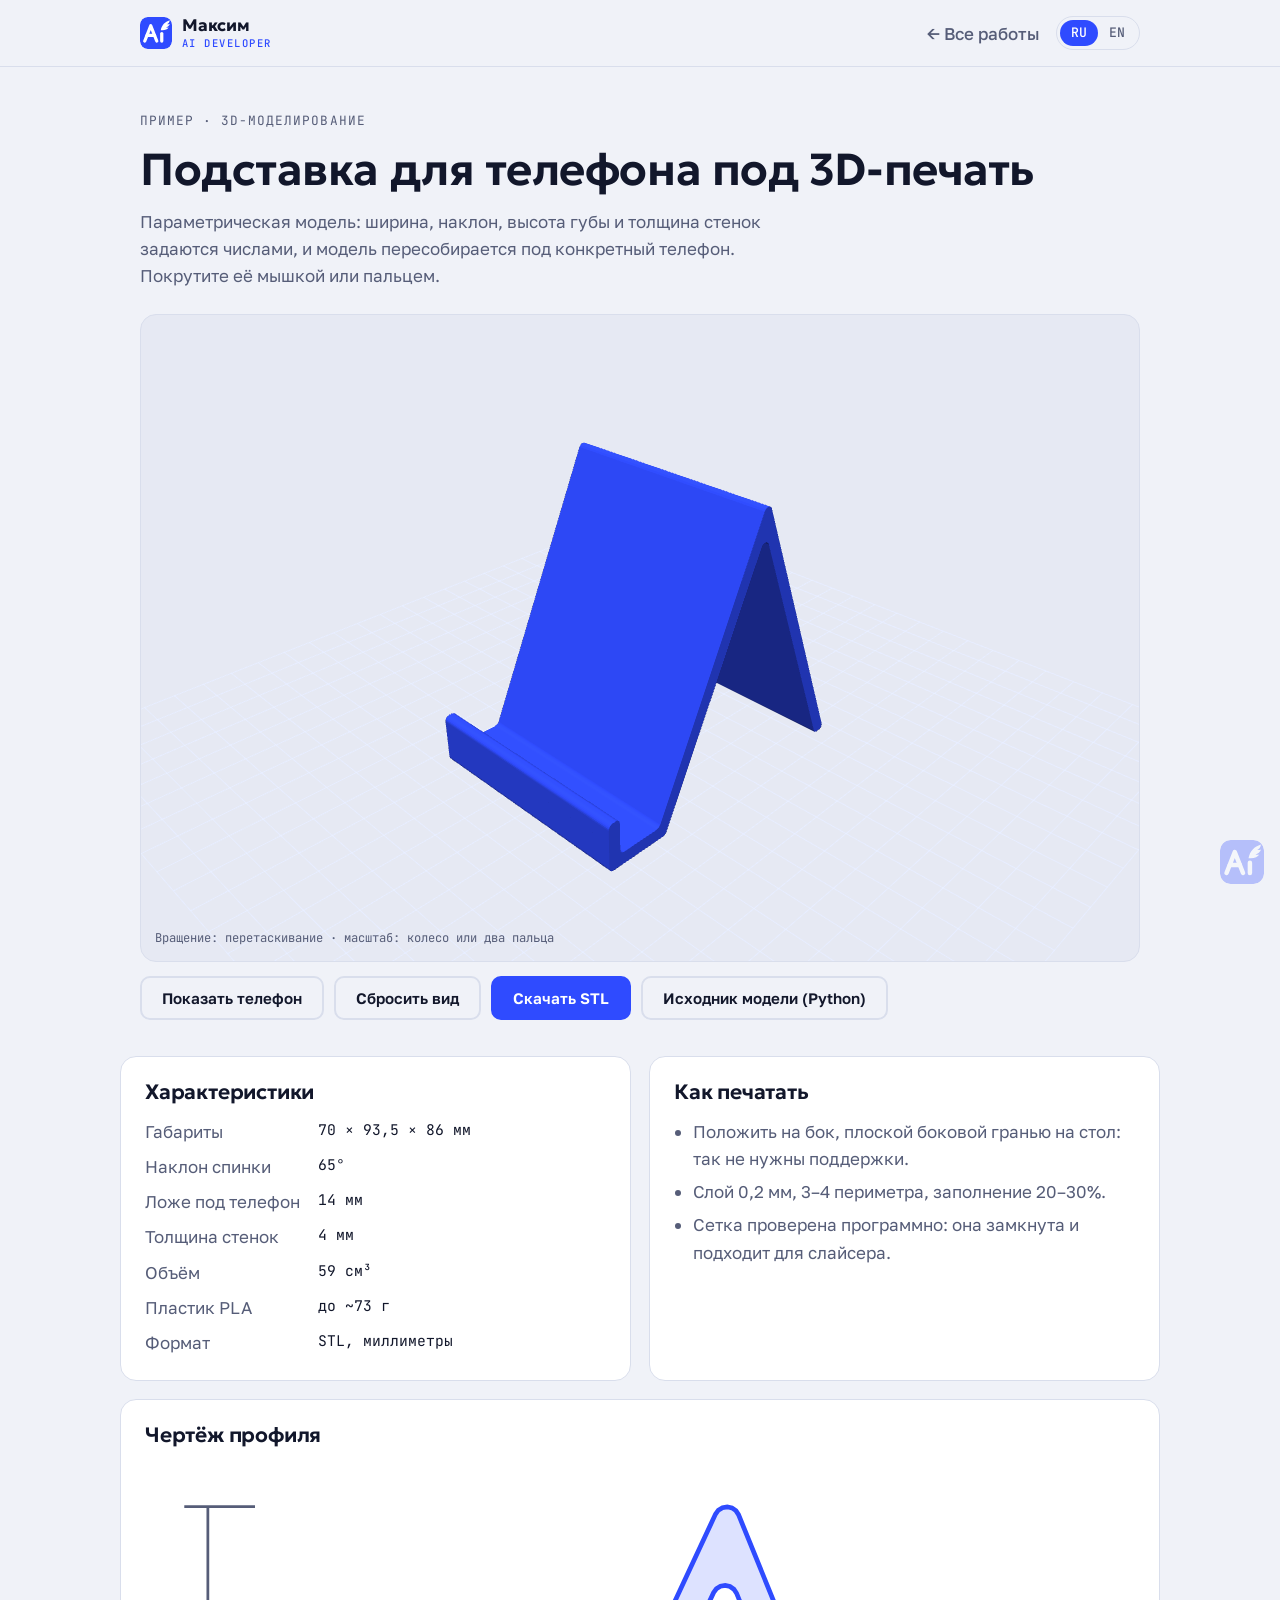
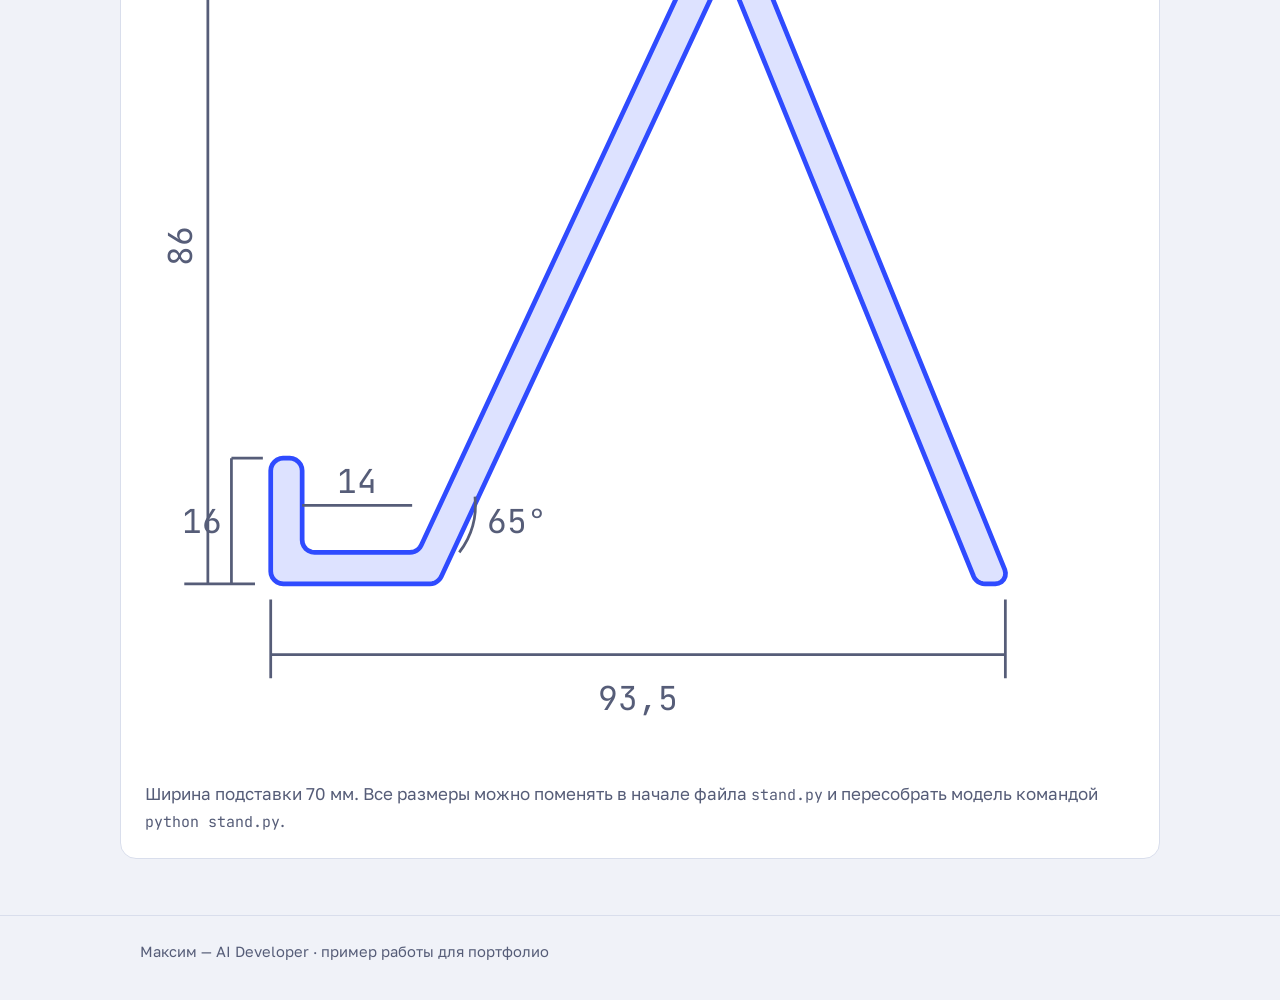
<file: 3d/index.html>
<!DOCTYPE html>
<html lang="ru">
<head>
  <meta charset="UTF-8">
  <script>if(location.hostname==="aiworkhelper.github.io")location.replace("https://aiworkhelper.ru"+location.pathname+location.search+location.hash)</script>
  <meta name="viewport" content="width=device-width, initial-scale=1">
  <title>3D-модель: подставка для телефона</title>
  <meta name="description" content="Пример 3D-моделирования: параметрическая подставка для телефона для 3D-печати. Интерактивное превью, чертёж профиля, STL для скачивания.">
  <link rel="canonical" href="https://aiworkhelper.ru/3d/">
  <!-- Превью ссылки в соцсетях и мессенджерах (Telegram, VK, WhatsApp) -->
  <meta property="og:type" content="website">
  <meta property="og:site_name" content="Максим — AI Developer">
  <meta property="og:title" content="3D-модель подставки для телефона — Максим, AI Developer">
  <meta property="og:description" content="Параметрическая подставка под 3D-печать: интерактивное превью в браузере, чертёж профиля и STL для скачивания.">
  <meta property="og:url" content="https://aiworkhelper.ru/3d/">
  <meta property="og:image" content="https://aiworkhelper.ru/og/og-3d-ru.jpg">
  <meta property="og:image:width" content="1200">
  <meta property="og:image:height" content="630">
  <meta property="og:image:alt" content="3D-модель подставки для телефона с превью в браузере">
  <meta property="og:locale" content="ru_RU">
  <meta property="og:locale:alternate" content="en_US">
  <meta name="twitter:card" content="summary_large_image">
  <link rel="alternate" hreflang="ru" href="https://aiworkhelper.ru/3d/">
  <link rel="alternate" hreflang="en" href="https://aiworkhelper.ru/en/3d/">
  <link rel="alternate" hreflang="x-default" href="https://aiworkhelper.ru/3d/">
  <link rel="icon" href="../favicon.svg?v=2" type="image/svg+xml">
  <link rel="icon" href="../favicon.ico?v=2" sizes="48x48">
  <link rel="apple-touch-icon" href="../apple-touch-icon.png?v=2">

  <link rel="preconnect" href="https://fonts.googleapis.com">
  <link rel="preconnect" href="https://fonts.gstatic.com" crossorigin>
  <link rel="stylesheet" href="https://fonts.googleapis.com/css2?family=Geologica:wght@500;600;700&family=Golos+Text:wght@400;500;600&family=JetBrains+Mono:wght@400;500&display=swap">

  <!-- Яндекс.Метрика -->
  <script type="text/javascript">
    (function(m,e,t,r,i,k,a){m[i]=m[i]||function(){(m[i].a=m[i].a||[]).push(arguments)};
    m[i].l=1*new Date();
    for (var j = 0; j < document.scripts.length; j++) {if (document.scripts[j].src === r) { return; }}
    k=e.createElement(t),a=e.getElementsByTagName(t)[0],k.async=1,k.src=r,a.parentNode.insertBefore(k,a)})
    (window, document, "script", "https://mc.yandex.ru/metrika/tag.js?id=113726093", "ym");
    ym(113726093, 'init', { ssr: true, webvisor: false, clickmap: true, accurateTrackBounce: true, trackLinks: true });
  </script>
  <noscript><div><img src="https://mc.yandex.ru/watch/113726093" style="position:absolute; left:-9999px;" alt=""></div></noscript>

  <style>
    :root {
      --bg: #f0f2f8;
      --surface: #ffffff;
      --ink: #12172b;
      --muted: #565d78;
      --accent: #2f4bff;
      --accent-ink: #ffffff;
      --line: #d9deec;
      --stage: #e6e9f3;
      --font-title: 'Geologica', 'Trebuchet MS', system-ui, sans-serif;
      --font-text: 'Golos Text', system-ui, -apple-system, 'Segoe UI', sans-serif;
      --font-mono: 'JetBrains Mono', ui-monospace, 'Cascadia Code', Consolas, monospace;
    }
    @media (prefers-color-scheme: dark) {
      :root {
        --bg: #0d1120;
        --surface: #151b30;
        --ink: #edf0fb;
        --muted: #9aa3c0;
        --accent: #8196ff;
        --accent-ink: #0d1120;
        --line: #273050;
        --stage: #10162a;
        color-scheme: dark;
      }
    }
    * { box-sizing: border-box; }
    body { margin: 0; background: var(--bg); color: var(--ink); font-family: var(--font-text); font-size: 17px; line-height: 1.6; }
    a { color: inherit; }
    .wrap { max-width: 1040px; margin: 0 auto; padding: 0 20px; }
    h1, h2 { font-family: var(--font-title); line-height: 1.12; margin: 0; font-weight: 600; letter-spacing: -0.01em; text-wrap: balance; }
    h1 { font-size: clamp(1.8rem, 5.4vw, 2.8rem); margin-bottom: 14px; }
    h2 { font-size: 1.3rem; margin-bottom: 14px; }
    .label { font-family: var(--font-mono); font-size: 0.8rem; letter-spacing: 0.08em; text-transform: uppercase; color: var(--muted); margin: 0 0 12px; }
    .lead { color: var(--muted); max-width: 40rem; margin: 0; }
    a:focus-visible, button:focus-visible { outline: 3px solid var(--accent); outline-offset: 3px; }

    header { border-bottom: 1px solid var(--line); }
    .bar { display: flex; align-items: center; justify-content: space-between; gap: 16px; padding-block: 16px; flex-wrap: wrap; }
    .logo { font-family: var(--font-mono); font-weight: 500; text-decoration: none; }
    .back { color: var(--muted); text-decoration: none; font-weight: 500; }
    .back:hover { color: var(--ink); }
    .bar-right { display: flex; align-items: center; gap: 16px; flex-wrap: wrap; }

    /* Переключатель языка RU / EN */
    .lang { display: inline-flex; border: 1px solid var(--line); border-radius: 999px; padding: 3px; flex: none; }
    .lang a { font-family: var(--font-mono); font-size: 0.82rem; font-weight: 500; text-decoration: none; color: var(--muted); padding: 4px 11px; border-radius: 999px; line-height: 1.4; }
    .lang a:hover { color: var(--ink); }
    .lang a[aria-current="page"] { background: var(--accent); color: var(--accent-ink); }
    .lang a:focus-visible { outline: 3px solid var(--accent); outline-offset: 2px; }

    .intro { padding: 44px 0 24px; }

    .viewer { position: relative; background: var(--stage); border: 1px solid var(--line); border-radius: 16px; overflow: hidden; aspect-ratio: 4 / 3; max-height: 72vh; width: 100%; touch-action: none; }
    .viewer canvas { display: block; width: 100%; height: 100%; cursor: grab; }
    .viewer canvas:active { cursor: grabbing; }
    .hint { position: absolute; left: 14px; bottom: 12px; margin: 0; font-family: var(--font-mono); font-size: 0.76rem; color: var(--muted); pointer-events: none; }
    .fallback { position: absolute; inset: 0; display: none; place-items: center; padding: 24px; text-align: center; color: var(--muted); }
    .viewer.failed .fallback { display: grid; }
    .viewer.failed .hint { display: none; }
    .hint .short { display: none; }
    @media (max-width: 600px) {
      .viewer { aspect-ratio: 1 / 1; }
      .hint .long { display: none; }
      .hint .short { display: inline; }
    }

    .toolbar { display: flex; flex-wrap: wrap; gap: 10px; margin: 14px 0 0; }
    .btn { display: inline-block; padding: 11px 20px; border-radius: 10px; background: var(--accent); color: var(--accent-ink); font: 600 0.95rem var(--font-text); text-decoration: none; border: 2px solid var(--accent); cursor: pointer; }
    .btn-ghost { background: transparent; color: var(--ink); border-color: var(--line); }
    .btn-ghost:hover { border-color: var(--ink); }
    .btn[aria-pressed="true"] { border-color: var(--accent); color: var(--accent); }

    .details { display: grid; gap: 18px; grid-template-columns: 1fr; padding: 36px 0 56px; }
    .card { background: var(--surface); border: 1px solid var(--line); border-radius: 16px; padding: 24px; min-width: 0; }
    .card p { margin: 0 0 10px; color: var(--muted); }
    .card p:last-child { margin-bottom: 0; }
    dl.specs { display: grid; grid-template-columns: auto 1fr; gap: 8px 18px; margin: 0; }
    dl.specs dt { color: var(--muted); }
    dl.specs dd { margin: 0; font-family: var(--font-mono); font-size: 0.92rem; font-variant-numeric: tabular-nums; }
    .drawing { width: 100%; height: auto; color: var(--ink); }
    .drawing .part { fill: var(--accent); fill-opacity: 0.16; stroke: var(--accent); stroke-width: 0.6; }
    .drawing .dim { stroke: var(--muted); stroke-width: 0.35; fill: none; }
    .drawing text { fill: var(--muted); font-family: var(--font-mono); font-size: 4.2px; }
    ul.plain { margin: 0; padding-left: 1.1em; color: var(--muted); }
    ul.plain li { margin-bottom: 6px; }
    code { font-family: var(--font-mono); font-size: 0.88em; }

    footer { border-top: 1px solid var(--line); padding: 24px 0 36px; color: var(--muted); font-size: 0.92rem; }

    @media (min-width: 760px) {
      .details { grid-template-columns: 1fr 1fr; }
      .details .wide { grid-column: 1 / -1; }
    }
  </style>

  <link rel="stylesheet" href="../anim.css?v=20261022f">
</head>
<body>
  <header>
    <div class="wrap bar">
      <a class="logo" href="../" aria-label="Максим — AI Developer"><img src="../favicon.svg?v=2" alt="" width="32" height="32"><span class="logo-text"><span class="logo-name">Максим</span><span class="logo-role">AI Developer</span></span></a>
      <div class="bar-right">
        <a class="back" href="../#raboty">← Все работы</a>
        <div class="lang" role="group" aria-label="Язык сайта">
          <a href="./" lang="ru" aria-current="page">RU</a>
          <a href="../en/3d/" lang="en" hreflang="en">EN</a>
        </div>
      </div>
    </div>
  </header>

  <main>
    <section class="intro">
      <div class="wrap">
        <p class="label">Пример · 3D-моделирование</p>
        <h1>Подставка для телефона под 3D-печать</h1>
        <p class="lead">Параметрическая модель: ширина, наклон, высота губы и толщина стенок задаются числами, и модель пересобирается под конкретный телефон. Покрутите её мышкой или пальцем.</p>
      </div>
    </section>

    <div class="wrap">
      <div class="viewer" id="viewer" data-stl="phone-stand.stl">
        <p class="hint"><span class="long">Вращение: перетаскивание · масштаб: колесо или два пальца</span><span class="short">Крутите пальцем · щипок для масштаба</span></p>
        <div class="fallback"><p>3D-превью не загрузилось. Модель можно скачать ниже или посмотреть чертёж профиля.</p></div>
      </div>
      <div class="toolbar">
        <button class="btn btn-ghost" id="togglePhone" type="button" aria-pressed="false" data-show="Показать телефон" data-hide="Скрыть телефон">Показать телефон</button>
        <button class="btn btn-ghost" id="resetView" type="button">Сбросить вид</button>
        <a class="btn" href="phone-stand.stl" download>Скачать STL</a>
        <a class="btn btn-ghost" href="stand.py" download>Исходник модели (Python)</a>
      </div>
    </div>

    <div class="wrap details">
      <section class="card">
        <h2>Характеристики</h2>
        <dl class="specs">
          <dt>Габариты</dt><dd>70 × 93,5 × 86 мм</dd>
          <dt>Наклон спинки</dt><dd>65°</dd>
          <dt>Ложе под телефон</dt><dd>14 мм</dd>
          <dt>Толщина стенок</dt><dd>4 мм</dd>
          <dt>Объём</dt><dd>59 см³</dd>
          <dt>Пластик PLA</dt><dd>до ~73 г</dd>
          <dt>Формат</dt><dd>STL, миллиметры</dd>
        </dl>
      </section>

      <section class="card">
        <h2>Как печатать</h2>
        <ul class="plain">
          <li>Положить на бок, плоской боковой гранью на стол: так не нужны поддержки.</li>
          <li>Слой 0,2 мм, 3–4 периметра, заполнение 20–30%.</li>
          <li>Сетка проверена программно: она замкнута и подходит для слайсера.</li>
        </ul>
      </section>

      <section class="card wide">
        <h2>Чертёж профиля</h2>
        <svg class="drawing" viewBox="-16 -2 126 116" role="img" aria-label="Боковой профиль подставки: глубина 93,5 мм, высота 86 мм, губа 16 мм, ложе 14 мм, наклон спинки 65 градусов">
          <path class="part" d="M1.60 74.00 L1.19 74.05 L0.80 74.21 L0.47 74.47 L0.21 74.80 L0.05 75.19 L0.00 75.60 L0.00 88.40 L0.05 88.81 L0.21 89.20 L0.47 89.53 L0.80 89.79 L1.19 89.95 L1.60 90.00 L20.25 90.00 L20.56 89.97 L20.85 89.89 L21.11 89.75 L21.35 89.56 L21.55 89.34 L21.70 89.08 L56.36 14.76 L56.72 14.26 L57.24 13.94 L57.850 13.84 L58.45 13.97 L58.95 14.32 L59.29 14.83 L89.44 89.00 L89.58 89.28 L89.78 89.53 L90.02 89.73 L90.30 89.88 L90.60 89.97 L90.92 90.00 L92.22 90.00 L92.63 89.93 L93.01 89.73 L93.30 89.42 L93.48 89.04 L93.52 88.61 L93.43 88.20 L59.54 4.83 L59.21 4.32 L58.70 3.97 L58.10 3.83 L57.50 3.94 L56.97 4.26 L56.61 4.76 L19.16 85.08 L19.00 85.34 L18.80 85.56 L18.57 85.75 L18.30 85.89 L18.01 85.97 L17.71 86.00 L5.60 86.00 L5.19 85.95 L4.80 85.79 L4.47 85.53 L4.21 85.20 L4.05 84.81 L4.00 84.40 L4.00 75.60 L3.95 75.19 L3.79 74.80 L3.53 74.47 L3.20 74.21 L2.81 74.05 L2.40 74.00 Z"/>
          <!-- глубина -->
          <path class="dim" d="M0 92 V102 M93.5 92 V102 M0 99 H93.5"/>
          <text x="46.75" y="106" text-anchor="middle">93,5</text>
          <!-- высота -->
          <path class="dim" d="M-2 3.8 H-11 M-2 90 H-11 M-8 3.8 V90"/>
          <text x="-10" y="47" text-anchor="middle" transform="rotate(-90 -10 47)">86</text>
          <!-- губа -->
          <path class="dim" d="M-1 74 H-5 M-5 74 V90"/>
          <text x="-6.2" y="83.5" text-anchor="end">16</text>
          <!-- ложе -->
          <path class="dim" d="M4 80 H18"/>
          <text x="11" y="78.5" text-anchor="middle">14</text>
          <!-- угол -->
          <path class="dim" d="M24 86 A10 10 0 0 0 26 78.9"/>
          <text x="27.5" y="83.5">65°</text>
        </svg>
        <p>Ширина подставки 70 мм. Все размеры можно поменять в начале файла <code>stand.py</code> и пересобрать модель командой <code>python stand.py</code>.</p>
      </section>
    </div>
  </main>

  <footer>
    <div class="wrap">Максим — AI Developer · пример работы для портфолио</div>
  </footer>

  <script>
    // если библиотека 3D не загрузилась (нет сети или CDN), показываем запасной текст
    setTimeout(function () {
      var v = document.getElementById('viewer');
      if (!v.querySelector('canvas')) v.classList.add('failed');
    }, 8000);
  </script>
  <script src="viewer.js?v=20261022b"></script>
  <script src="../anim.js?v=20261022b"></script>
  <img class="site-mark" src="../favicon.svg?v=2" alt="" aria-hidden="true" width="44" height="44">
</body>
</html>
</file>
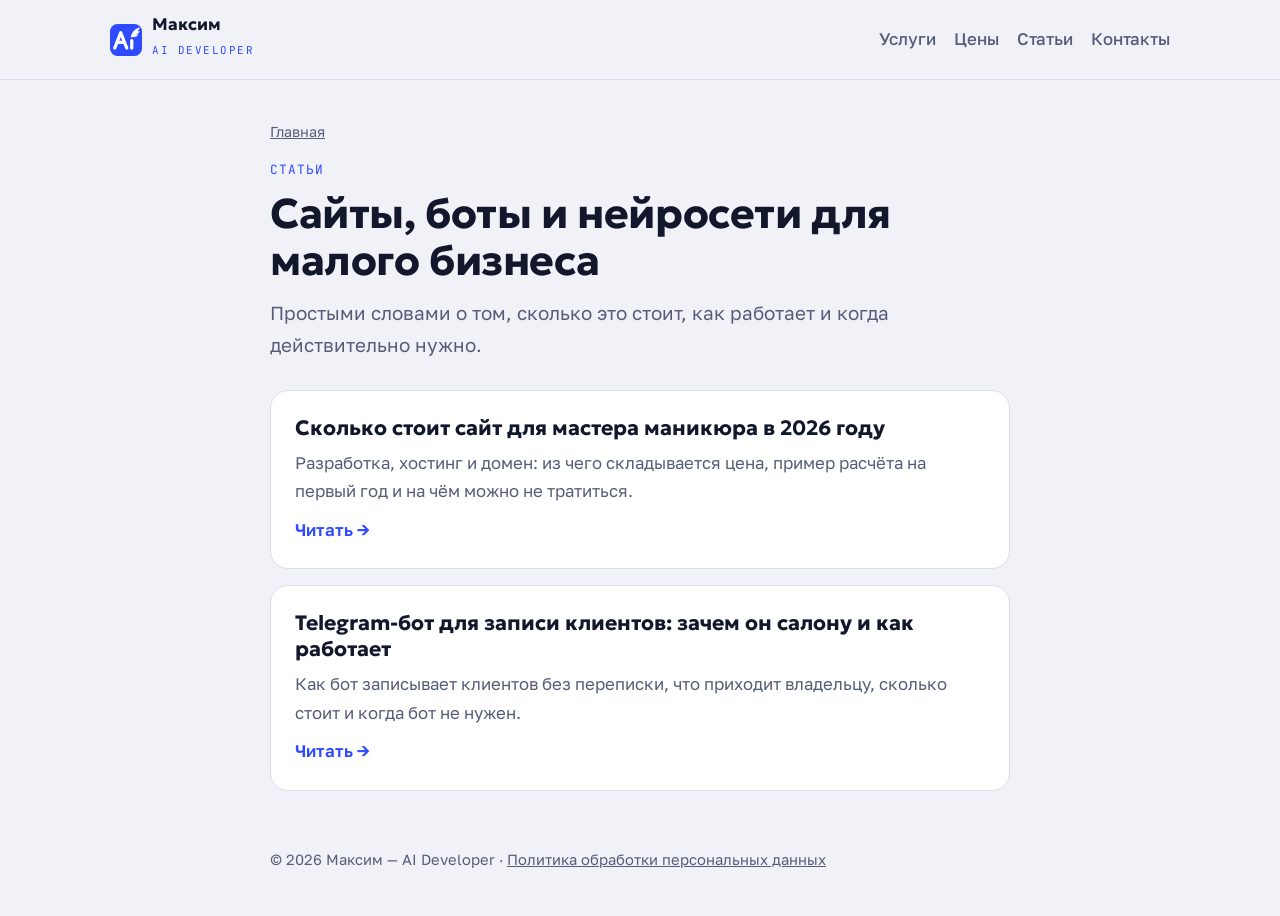
<file: blog/index.html>
<!DOCTYPE html>
<html lang="ru">
<head>
  <meta charset="UTF-8">
  <script>if(location.hostname==="aiworkhelper.github.io")location.replace("https://aiworkhelper.ru"+location.pathname+location.search+location.hash)</script>
  <meta name="viewport" content="width=device-width, initial-scale=1">
  <title>Статьи — Максим, AI Developer</title>
  <meta name="description" content="Статьи о сайтах, Telegram-ботах и нейросетях для мастеров, студий и малого бизнеса: цены, примеры, советы.">
  <link rel="canonical" href="https://aiworkhelper.ru/blog/">
  <meta property="og:type" content="website">
  <meta property="og:site_name" content="Максим — AI Developer">
  <meta property="og:title" content="Статьи — Максим, AI Developer">
  <meta property="og:description" content="Статьи о сайтах, Telegram-ботах и нейросетях для мастеров, студий и малого бизнеса: цены, примеры, советы.">
  <meta property="og:url" content="https://aiworkhelper.ru/blog/">
  <meta property="og:image" content="https://aiworkhelper.ru/og/og-ru.jpg">
  <meta property="og:locale" content="ru_RU">
  <meta name="twitter:card" content="summary_large_image">
  <link rel="icon" href="../favicon.svg?v=2" type="image/svg+xml">
  <link rel="icon" href="../favicon.ico?v=2" sizes="48x48">
  <link rel="apple-touch-icon" href="../apple-touch-icon.png?v=2">
  <link rel="preconnect" href="https://fonts.googleapis.com">
  <link rel="preconnect" href="https://fonts.gstatic.com" crossorigin>
  <link rel="stylesheet" href="https://fonts.googleapis.com/css2?family=Geologica:wght@600;700&family=Golos+Text:wght@400;500;600&family=JetBrains+Mono:wght@400;500&display=swap">
  <script type="text/javascript">
    (function(m,e,t,r,i,k,a){m[i]=m[i]||function(){(m[i].a=m[i].a||[]).push(arguments)};m[i].l=1*new Date();
    for (var j = 0; j < document.scripts.length; j++) {if (document.scripts[j].src === r) { return; }}
    k=e.createElement(t),a=e.getElementsByTagName(t)[0],k.async=1,k.src=r,a.parentNode.insertBefore(k,a)})
    (window, document, "script", "https://mc.yandex.ru/metrika/tag.js?id=113726093", "ym");
    ym(113726093, "init", { webvisor:true, clickmap:true, accurateTrackBounce:true, trackLinks:true });
  </script>

  <style>
    :root { --bg:#f0f2f8; --surface:#fff; --ink:#12172b; --muted:#565d78; --accent:#2f4bff; --accent-ink:#fff; --line:#d9deec; --soft:#e8ecff; }
    @media (prefers-color-scheme: dark) { :root { --bg:#0d1120; --surface:#151b30; --ink:#edf0fb; --muted:#9aa3c0; --accent:#8196ff; --accent-ink:#0d1120; --line:#273050; --soft:#1c2547; } }
    * { box-sizing: border-box; }
    body { margin:0; background:var(--bg); color:var(--ink); font-family:'Golos Text',system-ui,-apple-system,'Segoe UI',sans-serif; line-height:1.7; font-size:1.05rem; }
    .wrap { max-width:780px; margin:0 auto; padding:0 20px; }
    header { border-bottom:1px solid var(--line); }
    header .wrap { display:flex; align-items:center; justify-content:space-between; gap:12px; padding-block:16px; max-width:1100px; }
    .logo { display:flex; align-items:center; gap:10px; text-decoration:none; color:var(--ink); }
    .logo b { font-family:'Geologica',sans-serif; display:block; line-height:1.1; }
    .logo small { font-family:'JetBrains Mono',monospace; font-size:.68rem; letter-spacing:.14em; color:var(--accent); }
    .top-nav { display:flex; gap:18px; } .top-nav a { color:var(--muted); text-decoration:none; font-weight:500; } .top-nav a:hover { color:var(--ink); }
    main { padding:40px 0 56px; }
    .crumbs { font-size:.9rem; color:var(--muted); margin:0 0 14px; } .crumbs a { color:var(--muted); }
    .label { font-family:'JetBrains Mono',monospace; font-size:.8rem; letter-spacing:.08em; text-transform:uppercase; color:var(--accent); margin:0 0 10px; }
    h1 { font-family:'Geologica',sans-serif; font-size:clamp(1.8rem,5vw,2.6rem); line-height:1.12; margin:0 0 14px; letter-spacing:-.01em; }
    .lead { font-size:1.18rem; color:var(--muted); margin:0 0 10px; }
    .meta { font-size:.9rem; color:var(--muted); margin:0 0 30px; }
    article h2 { font-family:'Geologica',sans-serif; font-size:1.45rem; line-height:1.25; margin:40px 0 12px; }
    article h3 { font-family:'Geologica',sans-serif; font-size:1.12rem; margin:26px 0 8px; }
    article p { margin:0 0 14px; }
    article ul, article ol { padding-left:24px; margin:0 0 16px; } article li { margin-bottom:6px; }
    article a { color:var(--accent); }
    .note { border-left:4px solid var(--accent); background:var(--soft); padding:14px 18px; border-radius:0 12px 12px 0; margin:20px 0; }
    .note p:last-child { margin:0; }
    .tbl { overflow-x:auto; margin:10px 0 20px; border:1px solid var(--line); border-radius:12px; background:var(--surface); }
    table { width:100%; border-collapse:collapse; font-size:.98rem; }
    th, td { text-align:left; padding:11px 14px; border-bottom:1px solid var(--line); vertical-align:top; }
    th { font-weight:600; background:var(--soft); } tr:last-child td { border-bottom:0; }
    td.n, th.n { text-align:right; white-space:nowrap; }
    .chat { background:var(--surface); border:1px solid var(--line); border-radius:16px; padding:16px; display:grid; gap:8px; margin:12px 0 22px; font-size:.95rem; }
    .chat p { margin:0; padding:8px 12px; border-radius:14px; max-width:80%; }
    .chat .bot { background:var(--soft); justify-self:start; border-bottom-left-radius:4px; }
    .chat .me { background:var(--accent); color:var(--accent-ink); justify-self:end; border-bottom-right-radius:4px; }
    .cta { margin:40px 0 0; background:var(--surface); border:1px solid var(--line); border-radius:20px; padding:26px; }
    .cta h2 { font-family:'Geologica',sans-serif; margin:0 0 8px; font-size:1.3rem; } .cta p { color:var(--muted); }
    .btn { display:inline-block; padding:13px 24px; border-radius:10px; background:var(--accent); color:var(--accent-ink); font-weight:600; text-decoration:none; margin:6px 10px 0 0; border:2px solid var(--accent); }
    .btn.ghost { background:transparent; color:var(--ink); border-color:var(--ink); }
    .more { margin-top:34px; } .more h2 { font-family:'Geologica',sans-serif; font-size:1.15rem; margin-bottom:6px; } .more a { color:var(--accent); }
    .posts { display:grid; gap:16px; margin-top:28px; }
    .post { display:block; background:var(--surface); border:1px solid var(--line); border-radius:18px; padding:24px; text-decoration:none; color:var(--ink); transition:transform .2s, border-color .2s; }
    .post:hover { transform:translateY(-2px); border-color:var(--accent); }
    .post h2 { font-family:'Geologica',sans-serif; font-size:1.3rem; line-height:1.25; margin:0 0 8px; }
    .post p { color:var(--muted); margin:0 0 10px; } .post span { color:var(--accent); font-weight:600; }
    footer { padding:0 0 44px; color:var(--muted); font-size:.92rem; } footer a { color:inherit; }
    @media (max-width:560px) { th, td { padding:9px 10px; font-size:.92rem; } .top-nav { display:none; } td.n, th.n { white-space:normal; } }

  </style>
</head>
<body>
  <header><div class="wrap"><a class="logo" href="../"><img src="../favicon.svg?v=2" alt="" width="32" height="32"><span><b>Максим</b><small>AI DEVELOPER</small></span></a>
  <nav class="top-nav"><a href="../#uslugi">Услуги</a><a href="../#cena">Цены</a><a href="../blog/">Статьи</a><a href="../#kontakty">Контакты</a></nav></div></header>
  <main><div class="wrap">
    <p class="crumbs"><a href="../">Главная</a></p>
    <p class="label">Статьи</p>
    <h1>Сайты, боты и нейросети для малого бизнеса</h1>
    <p class="lead">Простыми словами о том, сколько это стоит, как работает и когда действительно нужно.</p>
    <div class="posts">
      <a class="post" href="skolko-stoit-sajt-dlya-mastera/"><h2>Сколько стоит сайт для мастера маникюра в 2026 году</h2><p>Разработка, хостинг и домен: из чего складывается цена, пример расчёта на первый год и на чём можно не тратиться.</p><span>Читать →</span></a>
      <a class="post" href="telegram-bot-dlya-zapisi/"><h2>Telegram-бот для записи клиентов: зачем он салону и как работает</h2><p>Как бот записывает клиентов без переписки, что приходит владельцу, сколько стоит и когда бот не нужен.</p><span>Читать →</span></a>
    </div>

  </div></main>
  <footer><div class="wrap">© 2026 Максим — AI Developer · <a href="../privacy/">Политика обработки персональных данных</a></div></footer>
</body>
</html>
</file>
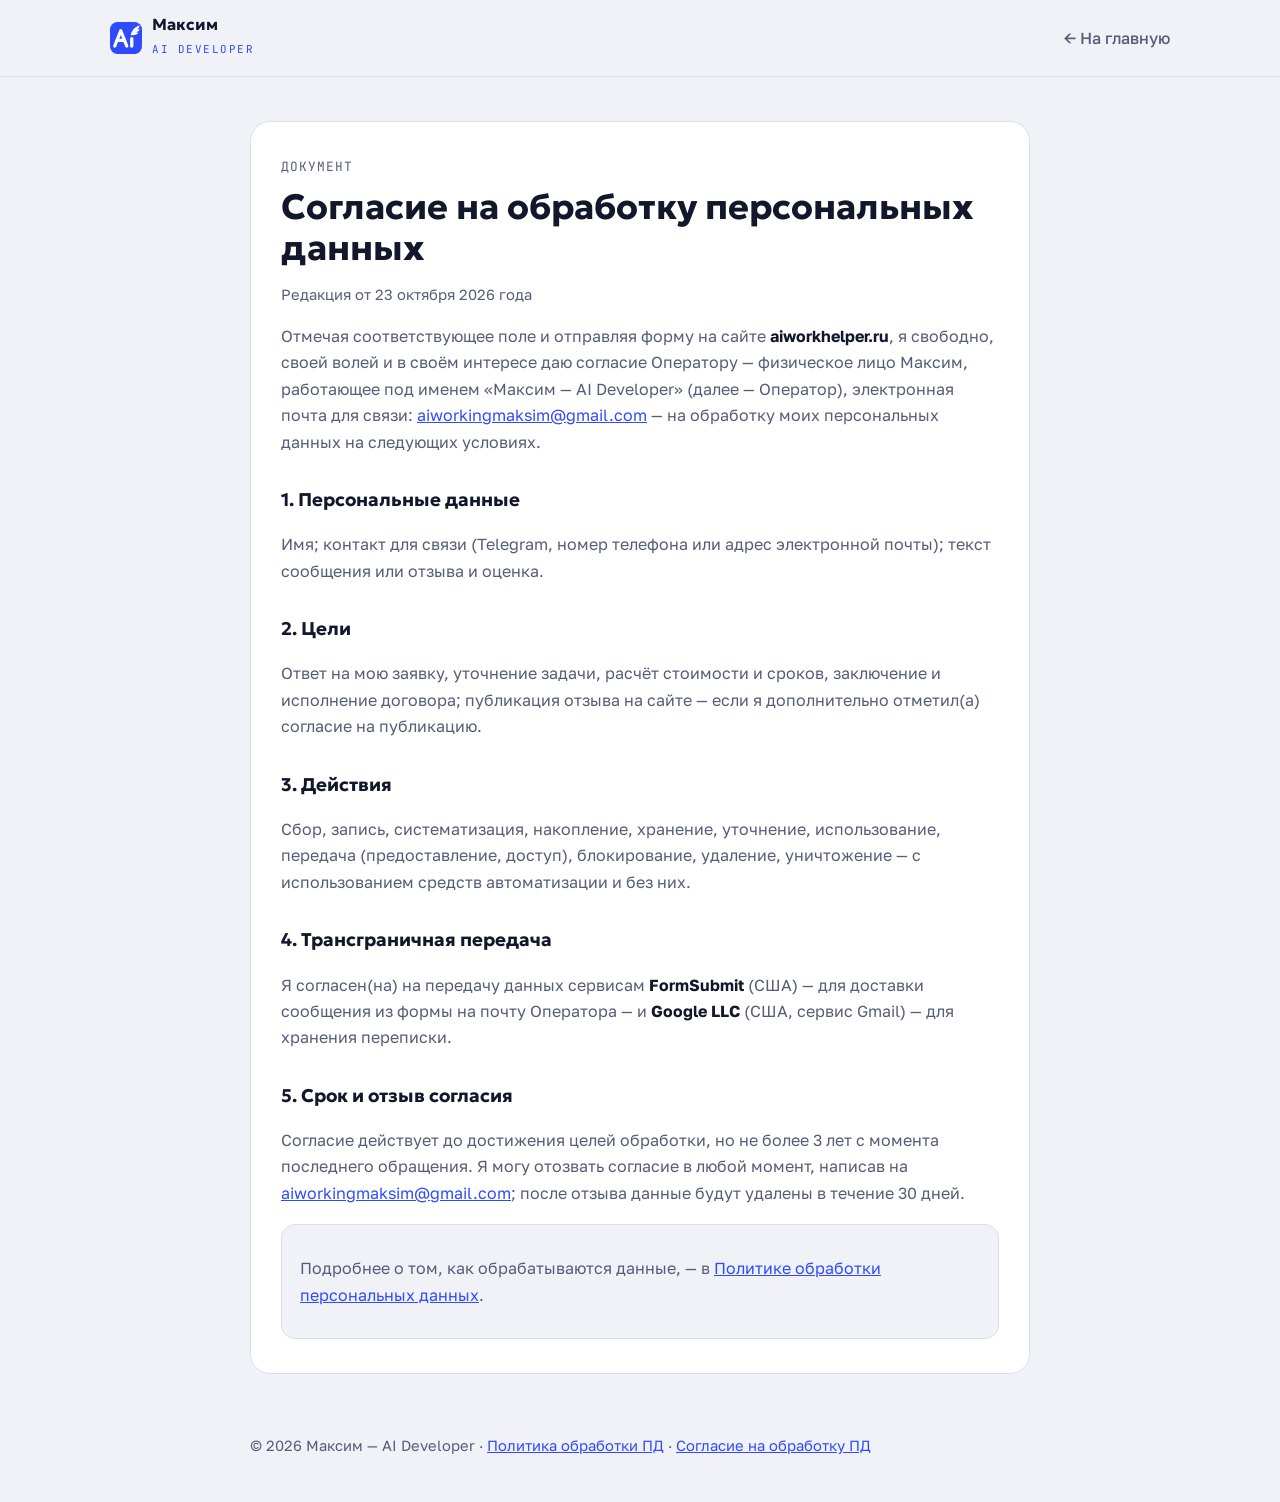
<file: consent/index.html>
<!DOCTYPE html>
<html lang="ru">
<head>
  <meta charset="UTF-8">
  <script>if(location.hostname==="aiworkhelper.github.io")location.replace("https://aiworkhelper.ru"+location.pathname+location.search+location.hash)</script>
  <meta name="viewport" content="width=device-width, initial-scale=1">
  <title>Согласие на обработку персональных данных — Максим, AI Developer</title>
  <meta name="robots" content="noindex, follow">
  <link rel="canonical" href="https://aiworkhelper.ru/consent/">
  <link rel="icon" href="../favicon.svg?v=2" type="image/svg+xml">
  <link rel="icon" href="../favicon.ico?v=2" sizes="48x48">
  <link rel="preconnect" href="https://fonts.googleapis.com">
  <link rel="preconnect" href="https://fonts.gstatic.com" crossorigin>
  <link rel="stylesheet" href="https://fonts.googleapis.com/css2?family=Geologica:wght@600;700&family=Golos+Text:wght@400;500;600&family=JetBrains+Mono:wght@400;500&display=swap">
  <style>
    :root { --bg:#f0f2f8; --surface:#fff; --ink:#12172b; --muted:#565d78; --accent:#2f4bff; --line:#d9deec; }
    @media (prefers-color-scheme: dark) { :root { --bg:#0d1120; --surface:#151b30; --ink:#edf0fb; --muted:#9aa3c0; --accent:#8196ff; --line:#273050; } }
    * { box-sizing: border-box; }
    body { margin:0; background:var(--bg); color:var(--ink); font-family:'Golos Text',system-ui,-apple-system,'Segoe UI',sans-serif; line-height:1.65; }
    .wrap { max-width:820px; margin:0 auto; padding:0 20px; }
    header { border-bottom:1px solid var(--line); }
    header .wrap { display:flex; align-items:center; justify-content:space-between; gap:12px; padding-block:16px; max-width:1100px; }
    .logo { display:flex; align-items:center; gap:10px; text-decoration:none; color:var(--ink); }
    .logo b { font-family:'Geologica',sans-serif; display:block; line-height:1.1; }
    .logo small { font-family:'JetBrains Mono',monospace; font-size:.68rem; letter-spacing:.14em; color:var(--accent); }
    .back { color:var(--muted); text-decoration:none; font-weight:500; } .back:hover { color:var(--ink); }
    main { padding:44px 0 60px; }
    .doc { background:var(--surface); border:1px solid var(--line); border-radius:20px; padding:34px 30px; }
    .label { font-family:'JetBrains Mono',monospace; font-size:.8rem; letter-spacing:.08em; text-transform:uppercase; color:var(--muted); margin:0 0 10px; }
    h1 { font-family:'Geologica',sans-serif; font-size:clamp(1.6rem,4vw,2.2rem); line-height:1.15; margin:0 0 8px; }
    h2 { font-family:'Geologica',sans-serif; font-size:1.15rem; margin:30px 0 8px; }
    p, li { color:var(--muted); } p strong, li strong { color:var(--ink); }
    ul { padding-left:22px; margin:6px 0; }
    a { color:var(--accent); }
    .date { font-size:.92rem; }
    .box { border:1px solid var(--line); border-radius:14px; padding:14px 18px; background:var(--bg); margin-top:18px; }
    footer { padding:0 0 44px; color:var(--muted); font-size:.92rem; }
    @media (max-width:520px) { .doc { padding:24px 18px; } }
  </style>
</head>
<body>
  <header><div class="wrap"><a class="logo" href="../"><img src="../favicon.svg?v=2" alt="" width="32" height="32"><span><b>Максим</b><small>AI DEVELOPER</small></span></a><a class="back" href="../">← На главную</a></div></header>
  <main><div class="wrap"><article class="doc">
    <p class="label">Документ</p>
    <h1>Согласие на обработку персональных данных</h1>
    <p class="date">Редакция от 23 октября 2026 года</p>
    <p>Отмечая соответствующее поле и отправляя форму на сайте <strong>aiworkhelper.ru</strong>, я свободно, своей волей и в своём интересе даю согласие Оператору — физическое лицо Максим, работающее под именем «Максим — AI Developer» (далее — Оператор), электронная почта для связи: <a href="mailto:aiworkingmaksim@gmail.com">aiworkingmaksim@gmail.com</a> — на обработку моих персональных данных на следующих условиях.</p>

    <h2>1. Персональные данные</h2>
    <p>Имя; контакт для связи (Telegram, номер телефона или адрес электронной почты); текст сообщения или отзыва и оценка.</p>

    <h2>2. Цели</h2>
    <p>Ответ на мою заявку, уточнение задачи, расчёт стоимости и сроков, заключение и исполнение договора; публикация отзыва на сайте — если я дополнительно отметил(а) согласие на публикацию.</p>

    <h2>3. Действия</h2>
    <p>Сбор, запись, систематизация, накопление, хранение, уточнение, использование, передача (предоставление, доступ), блокирование, удаление, уничтожение — с использованием средств автоматизации и без них.</p>

    <h2>4. Трансграничная передача</h2>
    <p>Я согласен(на) на передачу данных сервисам <strong>FormSubmit</strong> (США) — для доставки сообщения из формы на почту Оператора — и <strong>Google LLC</strong> (США, сервис Gmail) — для хранения переписки.</p>

    <h2>5. Срок и отзыв согласия</h2>
    <p>Согласие действует до достижения целей обработки, но не более 3 лет с момента последнего обращения. Я могу отозвать согласие в любой момент, написав на <a href="mailto:aiworkingmaksim@gmail.com">aiworkingmaksim@gmail.com</a>; после отзыва данные будут удалены в течение 30 дней.</p>

    <div class="box"><p>Подробнее о том, как обрабатываются данные, — в <a href="../privacy/">Политике обработки персональных данных</a>.</p></div>
  </article></div></main>
  <footer><div class="wrap">© 2026 Максим — AI Developer · <a href="../privacy/">Политика обработки ПД</a> · <a href="../consent/">Согласие на обработку ПД</a></div></footer>
</body>
</html>
</file>
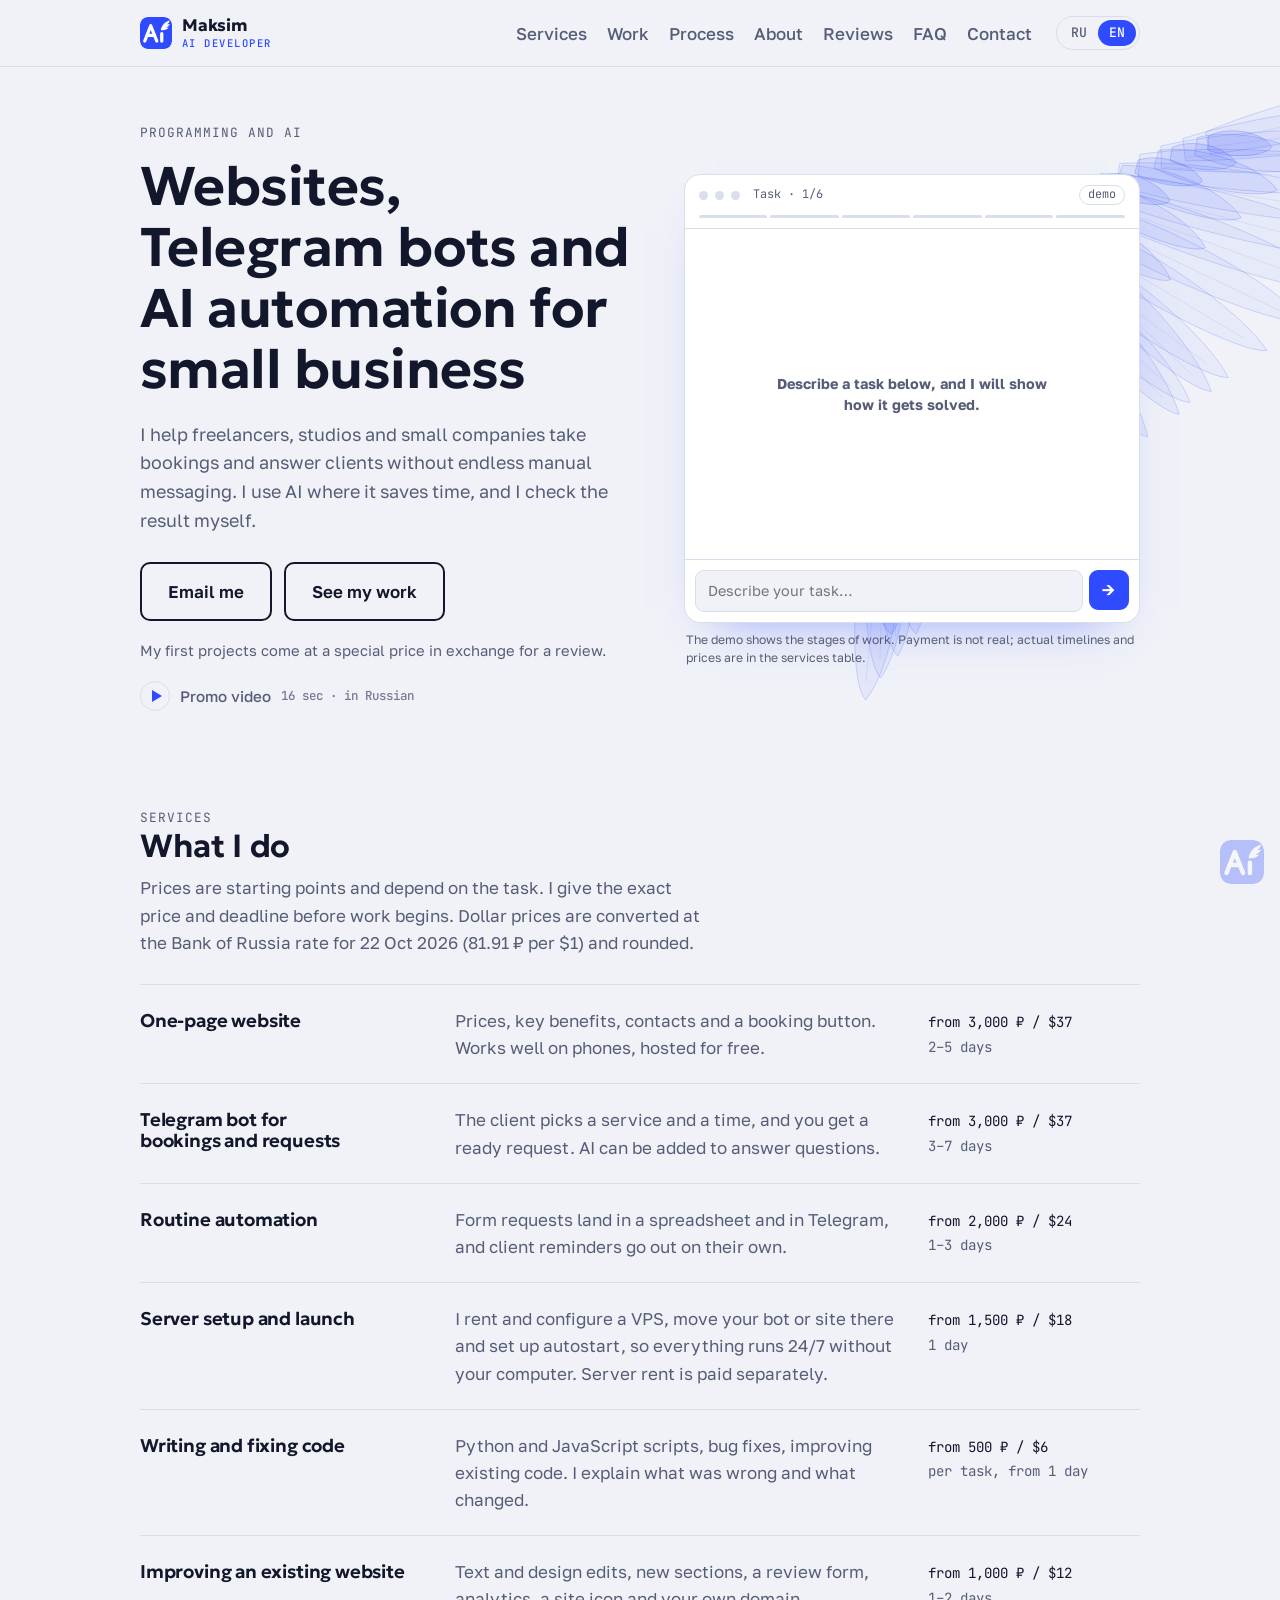
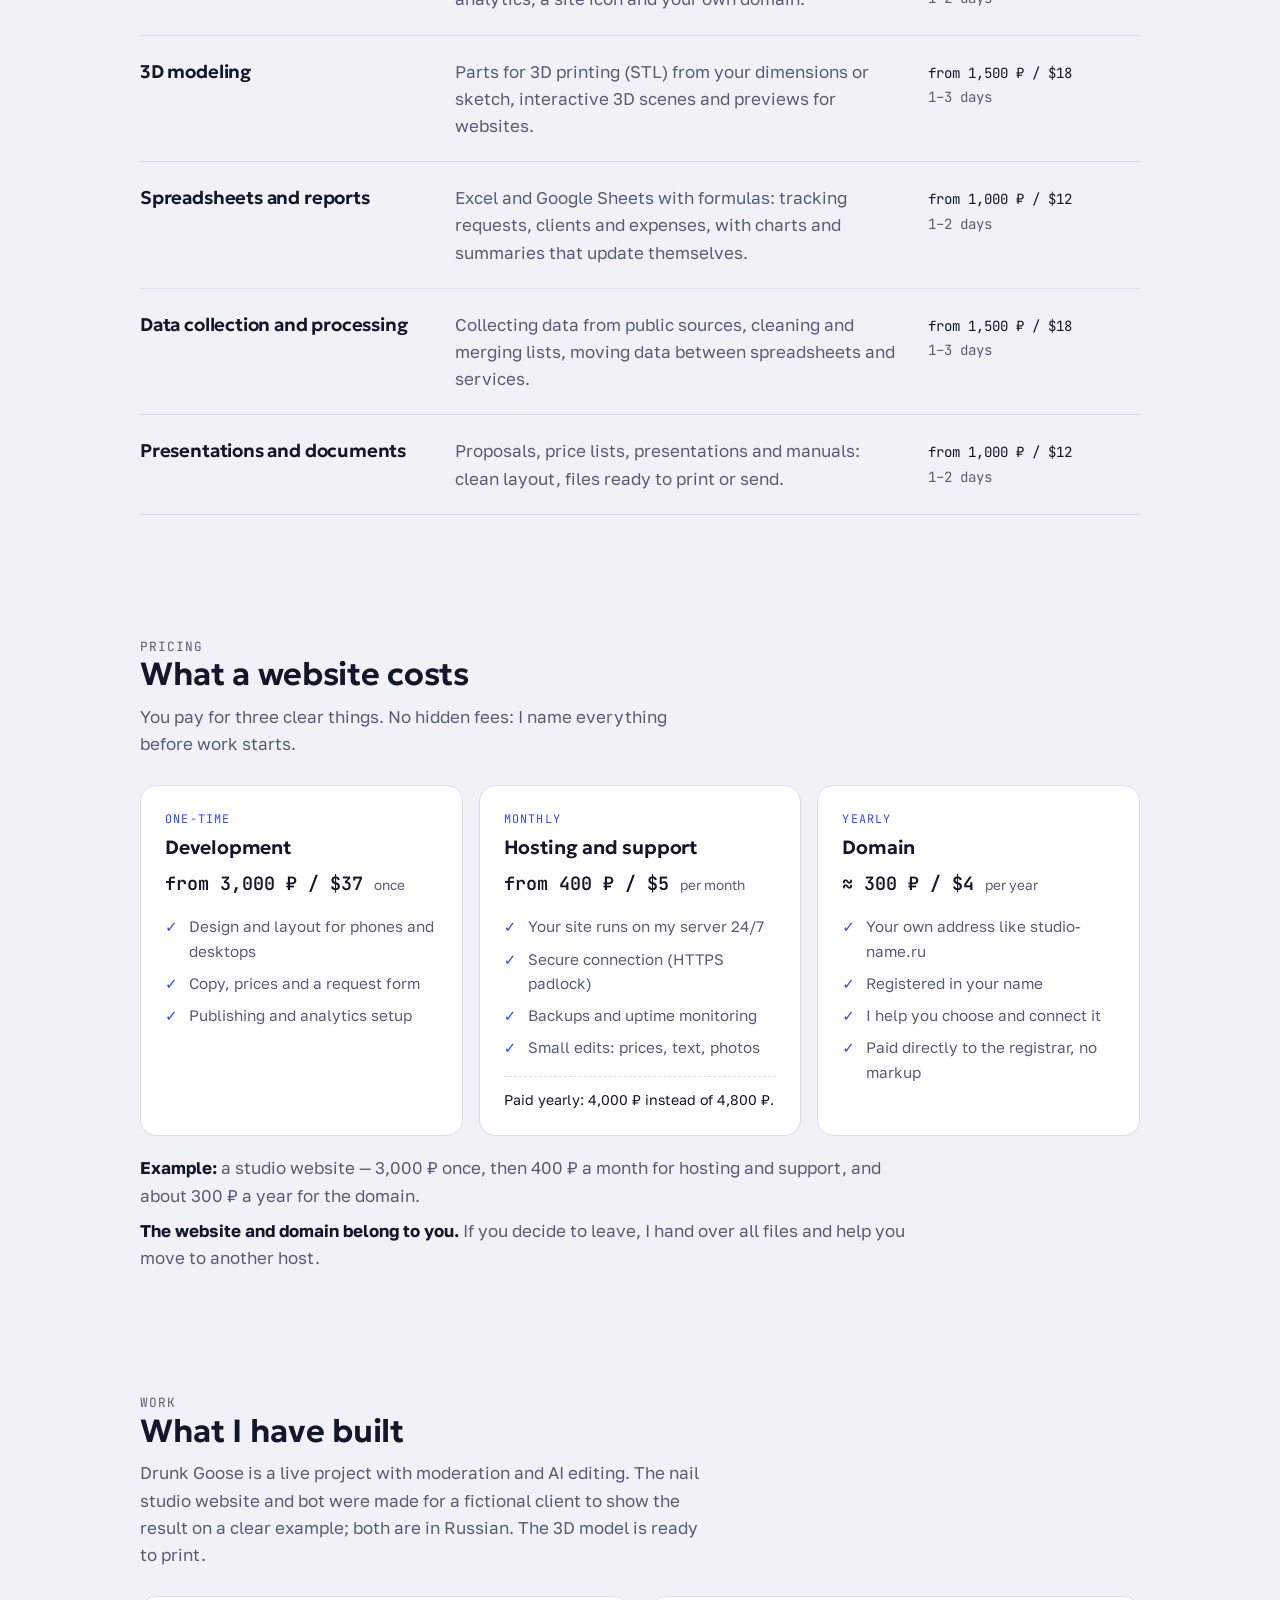
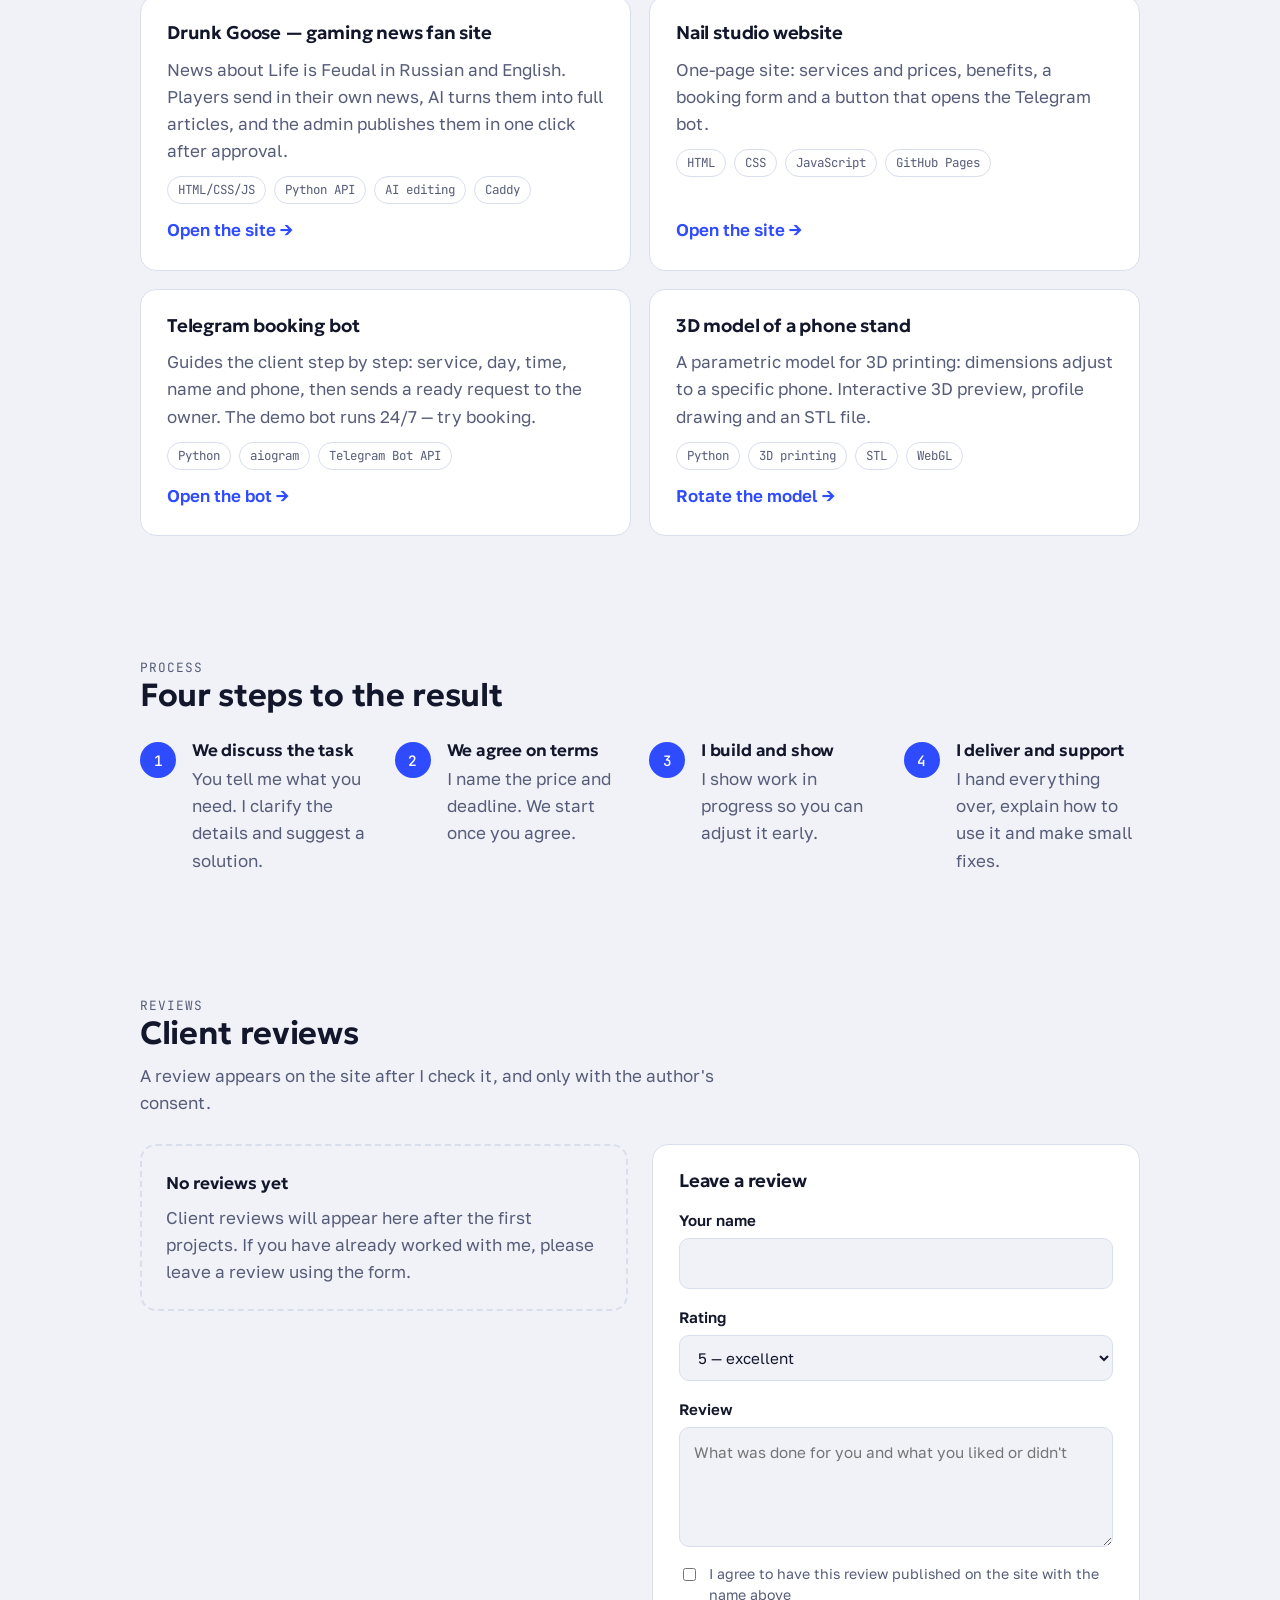
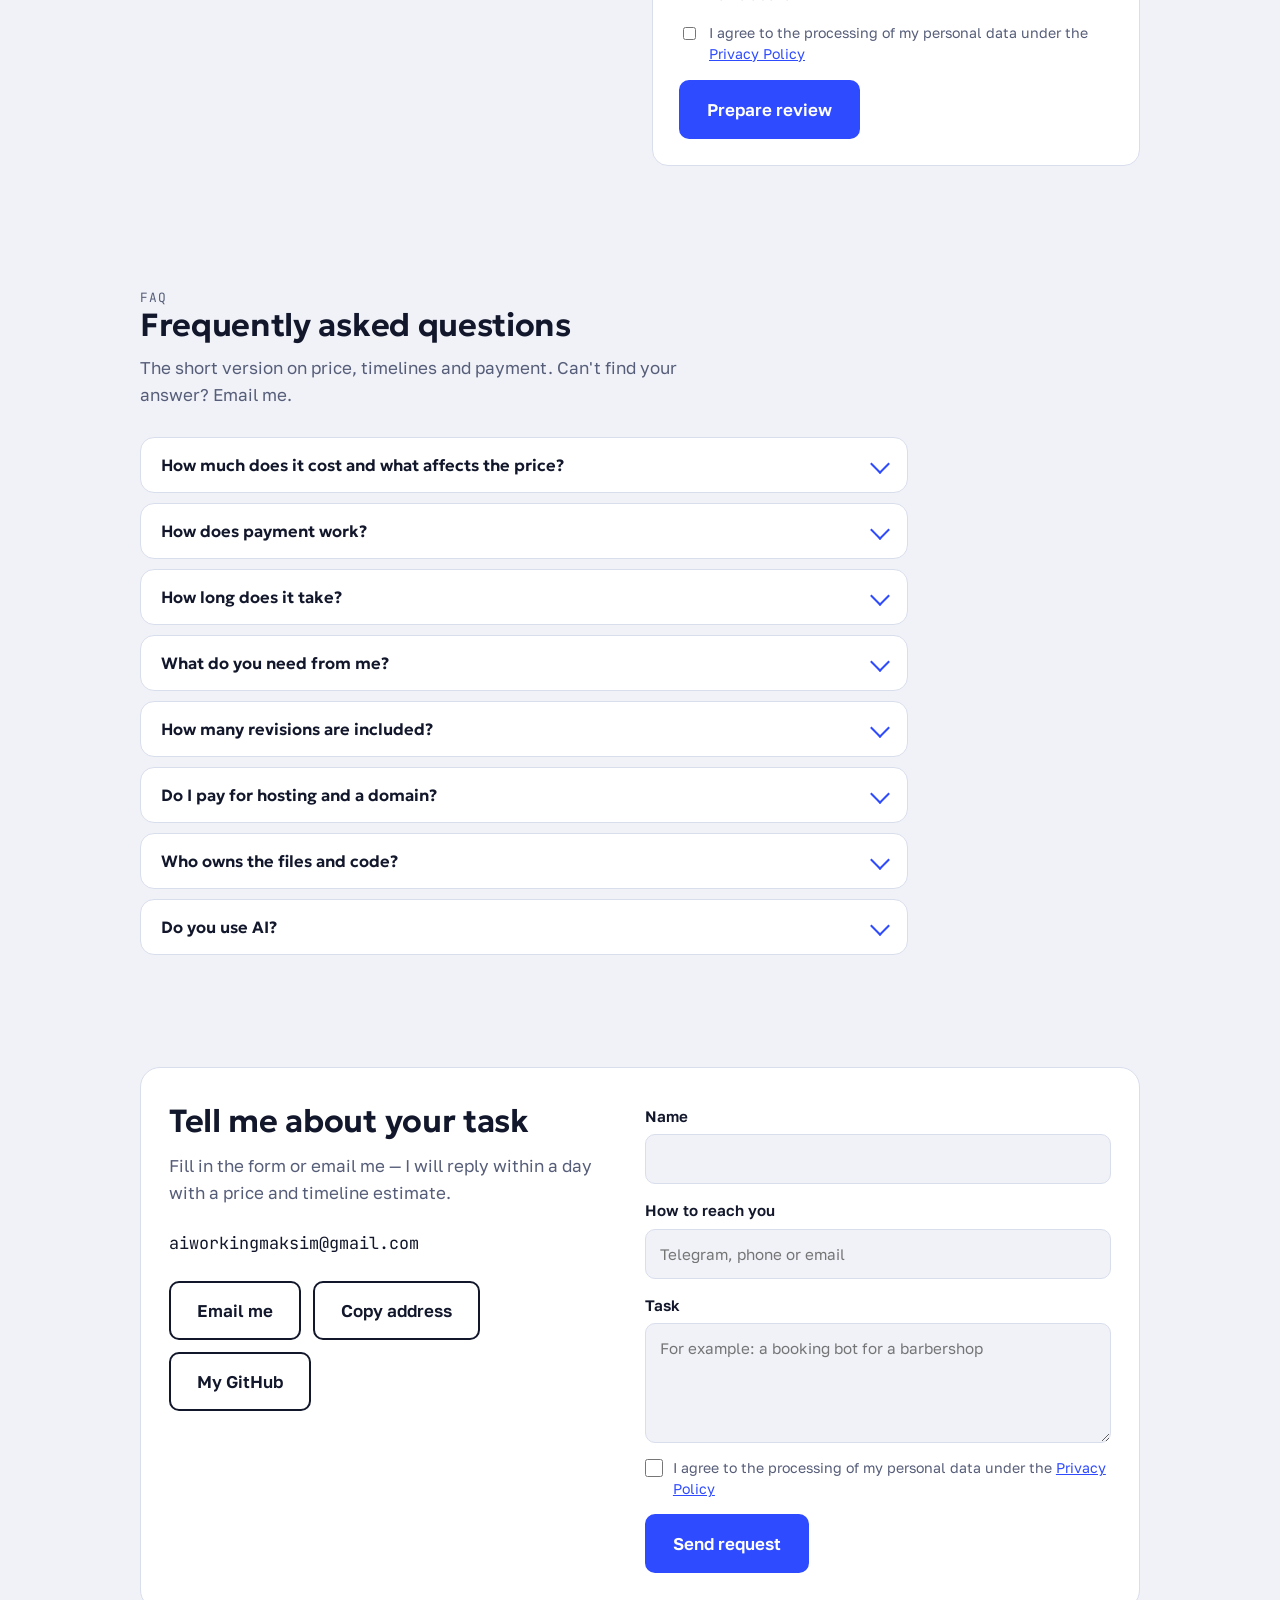
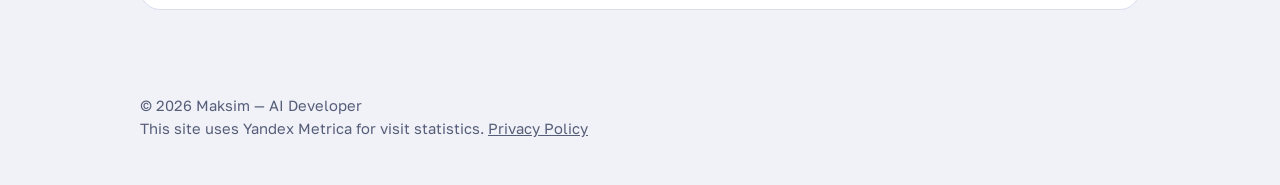
<file: en/index.html>
<!DOCTYPE html>
<!-- English version of the site. The Russian original is ../index.html -->
<html lang="en">
<head>
  <meta charset="UTF-8">
  <script>if(location.hostname==="aiworkhelper.github.io")location.replace("https://aiworkhelper.ru"+location.pathname+location.search+location.hash)</script>
  <meta name="viewport" content="width=device-width, initial-scale=1">
  <title>Bot and AI Automation Developer</title>
  <meta name="description" content="I build websites, Telegram bots and AI automation, set up servers, write and fix code, make 3D models, spreadsheets and documents. Portfolio, prices and contacts.">
  <!-- Превью ссылки в соцсетях и мессенджерах (Telegram, VK, WhatsApp) -->
  <meta property="og:type" content="website">
  <meta property="og:site_name" content="Maksim — AI Developer">
  <meta property="og:title" content="Maksim — AI Developer: websites, Telegram bots and AI automation">
  <meta property="og:description" content="Websites, Telegram bots, 3D models and automation for freelancers, studios and small businesses. From 1 day, price agreed before work starts.">
  <meta property="og:url" content="https://aiworkhelper.ru/en/">
  <meta property="og:image" content="https://aiworkhelper.ru/og/og-en.jpg">
  <meta property="og:image:width" content="1200">
  <meta property="og:image:height" content="630">
  <meta property="og:image:alt" content="Maksim — AI Developer: websites, Telegram bots and AI automation">
  <meta property="og:locale" content="en_US">
  <meta property="og:locale:alternate" content="ru_RU">
  <meta name="twitter:card" content="summary_large_image">

  <!-- Значок сайта «Ai»: SVG для современных браузеров, ICO как запасной вариант, PNG для экрана «домой» на телефоне -->
  <link rel="canonical" href="https://aiworkhelper.ru/en/">
  <link rel="alternate" hreflang="ru" href="https://aiworkhelper.ru/">
  <link rel="alternate" hreflang="en" href="https://aiworkhelper.ru/en/">
  <link rel="alternate" hreflang="x-default" href="https://aiworkhelper.ru/">

  <link rel="icon" href="../favicon.svg?v=2" type="image/svg+xml">
  <link rel="icon" href="../favicon.ico?v=2" sizes="48x48">
  <link rel="apple-touch-icon" href="../apple-touch-icon.png?v=2">

  <link rel="preconnect" href="https://fonts.googleapis.com">
  <link rel="preconnect" href="https://fonts.gstatic.com" crossorigin>
  <link rel="stylesheet" href="https://fonts.googleapis.com/css2?family=Geologica:wght@500;600;700&family=Golos+Text:wght@400;500;600&family=JetBrains+Mono:wght@400;500&display=swap">

  <style>
    /* ---------- 1. ЦВЕТА И ШРИФТЫ ----------
       Светлая тема по умолчанию, тёмная включается сама, если так настроен телефон или компьютер. */
    :root {
      --bg: #f0f2f8;
      --surface: #ffffff;
      --ink: #12172b;
      --muted: #565d78;
      --accent: #2f4bff;
      --accent-ink: #ffffff;       /* цвет текста на кнопке */
      --line: #d9deec;
      --danger: #b3261e;           /* цвет сообщений об ошибке в форме */
      --code-bg: #0f1530;         /* карточка с кодом всегда тёмная */
      --code-ink: #dfe5ff;
      --code-dim: #7d89b8;
      --code-key: #9db0ff;
      --code-str: #ffc477;
      --font-title: 'Geologica', 'Trebuchet MS', system-ui, sans-serif;
      --font-text: 'Golos Text', system-ui, -apple-system, 'Segoe UI', sans-serif;
      --font-mono: 'JetBrains Mono', ui-monospace, 'Cascadia Code', Consolas, monospace;
    }
    @media (prefers-color-scheme: dark) {
      :root {
        --bg: #0d1120;
        --surface: #151b30;
        --ink: #edf0fb;
        --muted: #9aa3c0;
        --accent: #8196ff;
        --accent-ink: #0d1120;
        --line: #273050;
        --danger: #ff8a80;
        color-scheme: dark;
      }
    }

    /* ---------- 2. БАЗА ---------- */
    * { box-sizing: border-box; }
    html { scroll-behavior: smooth; }
    body {
      margin: 0;
      background: var(--bg);
      color: var(--ink);
      font-family: var(--font-text);
      font-size: 17px;
      line-height: 1.6;
    }
    a { color: inherit; }
    .wrap { max-width: 1040px; margin: 0 auto; padding: 0 20px; }
    h1, h2, h3 { font-family: var(--font-title); line-height: 1.12; margin: 0; font-weight: 600; letter-spacing: -0.01em; text-wrap: balance; }
    h2 { font-size: clamp(1.5rem, 4vw, 2rem); }
    section { padding: 56px 0; }
    .label { font-family: var(--font-mono); font-size: 0.8rem; letter-spacing: 0.08em; text-transform: uppercase; color: var(--muted); margin: 0 0 12px; }
    a:focus-visible, .btn:focus-visible { outline: 3px solid var(--accent); outline-offset: 3px; }

    /* ---------- 3. ШАПКА ---------- */
    header { border-bottom: 1px solid var(--line); }
    .bar { display: flex; align-items: center; justify-content: space-between; gap: 10px 16px; padding-block: 16px; flex-wrap: wrap; }
    .logo { font-family: var(--font-mono); font-weight: 500; text-decoration: none; }  /* ЗАМЕНИТЕ имя в HTML ниже */
    nav { display: flex; gap: 4px 20px; flex-wrap: wrap; }
    nav a { text-decoration: none; color: var(--muted); font-weight: 500; }
    nav a:hover { color: var(--ink); }

    /* Переключатель языка RU / EN в правом верхнем углу */
    .lang { display: inline-flex; border: 1px solid var(--line); border-radius: 999px; padding: 3px; flex: none; }
    .lang a { font-family: var(--font-mono); font-size: 0.82rem; font-weight: 500; text-decoration: none; color: var(--muted); padding: 4px 11px; border-radius: 999px; line-height: 1.4; }
    .lang a:hover { color: var(--ink); }
    .lang a[aria-current="page"] { background: var(--accent); color: var(--accent-ink); }
    .lang a:focus-visible { outline: 3px solid var(--accent); outline-offset: 2px; }
    .bar .lang { order: 2; }
    .bar nav { order: 3; width: 100%; }
    @media (min-width: 900px) {
      .bar nav { order: 1; width: auto; margin-left: auto; }
      .bar .lang { margin-left: 8px; }
    }

    /* ---------- 4. КНОПКИ ---------- */
    .btn {
      display: inline-block; padding: 14px 26px; border-radius: 10px;
      background: var(--accent); color: var(--accent-ink);
      font-weight: 600; text-decoration: none; border: 2px solid var(--accent);
      transition: transform 0.15s;
    }
    .btn:hover { transform: translateY(-2px); }
    .btn-ghost { background: transparent; color: var(--ink); border-color: var(--ink); }
    .actions { display: flex; flex-wrap: wrap; gap: 12px; }
    button.btn { font-family: inherit; font-size: inherit; line-height: inherit; cursor: pointer; }

    /* ---------- 5. ГЛАВНЫЙ ЭКРАН ---------- */
    .hero { padding: 56px 0 24px; }
    .hero-grid { display: grid; gap: 40px; grid-template-columns: 1fr; align-items: center; }
    .hero h1 { font-size: clamp(2rem, 6.4vw, 3.4rem); margin-bottom: 20px; }
    .hero p.lead { font-size: 1.12rem; color: var(--muted); max-width: 33rem; margin: 0 0 28px; }
    .hero .note { margin: 18px 0 0; font-size: 0.92rem; color: var(--muted); }

    .code { background: var(--code-bg); color: var(--code-ink); border-radius: 14px; overflow: hidden; border: 1px solid #232c55; min-width: 0; }
    .code-head { display: flex; justify-content: space-between; gap: 12px; padding: 10px 16px; border-bottom: 1px solid #232c55; font-family: var(--font-mono); font-size: 0.78rem; color: var(--code-dim); }
    .code pre { margin: 0; padding: 18px 16px; overflow-x: auto; font-family: var(--font-mono); font-size: 0.86rem; line-height: 1.7; }
    .k { color: var(--code-key); }
    .s { color: var(--code-str); }
    .d { color: var(--code-dim); }

    /* ---------- 6. УСЛУГИ ---------- */
    .section-head { margin-bottom: 28px; max-width: 36rem; }
    .section-head p { color: var(--muted); margin: 10px 0 0; }
    .services { border-top: 1px solid var(--line); }
    .service { display: grid; gap: 6px 24px; grid-template-columns: 1fr; padding: 22px 0; border-bottom: 1px solid var(--line); }
    .service h3 { font-size: 1.15rem; }
    .service p { margin: 0; color: var(--muted); }
    .service .meta { font-family: var(--font-mono); font-size: 0.88rem; color: var(--ink); white-space: nowrap; font-variant-numeric: tabular-nums; }
    .service .meta span { display: block; color: var(--muted); white-space: normal; margin-top: 2px; }

    /* ---------- 7. РАБОТЫ ---------- */
    .works { display: grid; gap: 18px; grid-template-columns: 1fr; }
    .work { background: var(--surface); border: 1px solid var(--line); border-radius: 16px; padding: 26px; display: flex; flex-direction: column; gap: 12px; min-width: 0; }
    .work h3 { font-size: 1.15rem; }
    .work p { margin: 0; color: var(--muted); }
    .tags { display: flex; flex-wrap: wrap; gap: 8px; margin: 0; padding: 0; list-style: none; }
    .tags li { font-family: var(--font-mono); font-size: 0.78rem; padding: 3px 10px; border: 1px solid var(--line); border-radius: 999px; color: var(--muted); }
    .work a.go { margin-top: auto; font-weight: 600; text-decoration: none; color: var(--accent); }
    .work a.go:hover { text-decoration: underline; }

    /* ---------- 8. ЭТАПЫ ---------- */
    .steps { list-style: none; margin: 0; padding: 0; display: grid; gap: 18px; grid-template-columns: 1fr; counter-reset: step; }
    .steps li { counter-increment: step; padding-left: 52px; position: relative; }
    .steps li::before {
      content: counter(step); position: absolute; left: 0; top: 0;
      width: 36px; height: 36px; border-radius: 50%;
      display: grid; place-items: center;
      font-family: var(--font-mono); font-weight: 500; font-size: 0.9rem;
      background: var(--accent); color: var(--accent-ink);
    }
    .steps h3 { font-size: 1.05rem; margin-bottom: 4px; }
    .steps p { margin: 0; color: var(--muted); }

    /* ---------- 8б. ОТЗЫВЫ ---------- */
    [hidden] { display: none !important; }
    .reviews-grid { display: grid; gap: 24px; grid-template-columns: 1fr; align-items: start; }
    .reviews { display: grid; gap: 16px; min-width: 0; }
    .review { background: var(--surface); border: 1px solid var(--line); border-radius: 16px; padding: 22px; margin: 0; }
    .review .stars { color: var(--accent); letter-spacing: 0.15em; font-size: 1.05rem; margin: 0 0 8px; }
    .review blockquote { margin: 0 0 12px; overflow-wrap: anywhere; }
    .review figcaption { color: var(--muted); font-size: 0.92rem; }
    .reviews-empty { border: 2px dashed var(--line); border-radius: 16px; padding: 24px; color: var(--muted); }
    .reviews-empty strong { display: block; margin-bottom: 6px; color: var(--ink); font-family: var(--font-title); font-weight: 600; }
    .review-form { background: var(--surface); border: 1px solid var(--line); border-radius: 16px; padding: 26px; display: grid; gap: 16px; min-width: 0; }
    .review-form h3 { font-size: 1.15rem; }
    .review-form label { display: grid; gap: 6px; font-weight: 600; font-size: 0.95rem; }
    .review-form input[type="text"], .review-form select, .review-form textarea {
      font: inherit; font-weight: 400; color: var(--ink); background: var(--bg);
      border: 1px solid var(--line); border-radius: 10px; padding: 12px 14px; width: 100%;
    }
    .review-form textarea { min-height: 120px; resize: vertical; }
    .review-form input:focus-visible, .review-form select:focus-visible,
    .review-form textarea:focus-visible, .review-form button:focus-visible { outline: 3px solid var(--accent); outline-offset: 2px; }
    .review-form label.check { display: flex; gap: 10px; align-items: flex-start; font-weight: 400; color: var(--muted); }
    .review-form label.check input { margin-top: 5px; flex: none; }
    .review-form .btn { font: inherit; font-weight: 600; cursor: pointer; justify-self: start; }
    .form-error { margin: 0; color: var(--danger); font-weight: 500; }
    .form-result { border: 1px solid var(--line); border-radius: 12px; padding: 16px; display: grid; gap: 12px; background: var(--bg); }
    .form-result p { margin: 0; color: var(--muted); }
    .form-result textarea { min-height: 150px; font-family: var(--font-mono); font-size: 0.85rem; }

    /* ---------- ОБО МНЕ ---------- */
    .about { display: grid; gap: 18px; grid-template-columns: 1fr; }
    .about-card { background: var(--surface); border: 1px solid var(--line); border-radius: 20px; padding: 26px; display: flex; flex-direction: column; gap: 18px; }
    .about-face { display: flex; align-items: center; gap: 16px; }
    .about-face img { width: 72px; height: 72px; border-radius: 20px; flex: none; }
    .about-face b { display: block; font-family: var(--font-title); font-size: 1.5rem; line-height: 1.15; }
    .about-face span { color: var(--muted); }
    .about-facts { list-style: none; margin: 0; padding: 0; display: grid; gap: 10px; }
    .about-facts li { display: flex; flex-direction: column; gap: 2px; padding-top: 10px; border-top: 1px solid var(--line); color: var(--muted); font-size: 0.88rem; }
    .about-facts li b { color: var(--ink); font-weight: 600; font-size: 1rem; }
    .about-text { background: var(--surface); border: 1px solid var(--line); border-radius: 20px; padding: 26px; display: grid; gap: 14px; }
    .about-text > p { margin: 0; color: var(--muted); }
    .about-text > p.lead-in { color: var(--ink); font-size: 1.08rem; }
    .values { list-style: none; margin: 6px 0 0; padding: 0; display: grid; gap: 12px; grid-template-columns: 1fr; }
    .values li { border: 1px solid var(--line); border-radius: 14px; padding: 14px 16px; background: var(--bg); }
    .values b { display: block; margin-bottom: 4px; }
    .values span { color: var(--muted); font-size: 0.95rem; }
    .cert { display: flex; align-items: center; gap: 16px; border: 1px solid var(--line); border-radius: 14px; padding: 14px 16px; text-decoration: none; color: inherit; background: linear-gradient(120deg, rgba(120,140,92,.16), transparent 70%); }
    .cert-ic { width: 46px; height: 46px; border-radius: 12px; flex: none; display: flex; align-items: center; justify-content: center; background: #7a8d5e; color: #fff; font-size: 1.4rem; }
    .cert small { display: block; font-family: var(--font-mono); font-size: 0.75rem; letter-spacing: .06em; text-transform: uppercase; color: var(--muted); }
    .cert b { display: block; }
    .cert span { color: var(--muted); font-size: 0.92rem; }
    .cert .cert-ic { color: #fff; font-size: 1.4rem; }
    .about-dialog { width: min(980px, calc(100vw - 24px)); max-height: calc(100dvh - 24px); border: 1px solid var(--line); border-radius: 22px; padding: 0; background: var(--bg); color: var(--ink); overflow: auto; }
    .about-in { padding: 30px 26px 26px; }
    .about-dialog::backdrop { background: rgba(6, 9, 20, 0.7); backdrop-filter: blur(4px); }
    .about-dialog h2 { margin: 0 0 22px; padding-right: 60px; }
    .about-close { position: sticky; top: 12px; float: right; margin: 12px 12px -52px 0; z-index: 2; width: 40px; height: 40px; border-radius: 50%; border: 1px solid var(--line); background: var(--surface); color: var(--ink); font-size: 1.5rem; line-height: 1; cursor: pointer; }
    .about-close:hover { border-color: var(--accent); }
    .cert { flex-wrap: wrap; align-items: flex-start; }
    .cert-img { flex: 0 0 180px; border-radius: 10px; overflow: hidden; border: 1px solid var(--line); line-height: 0; }
    .cert-img img { width: 100%; height: auto; }
    .cert-body { flex: 1 1 240px; min-width: 0; }
    .cert-links { display: flex; flex-wrap: wrap; gap: 8px 18px; margin-top: 10px; }
    .cert .cert-links a { font-weight: 600; color: var(--accent); text-decoration: none; font-size: 0.95rem; }
    .cert .cert-links a:hover { text-decoration: underline; }
    @media (max-width: 520px) { .about-in { padding: 24px 16px 18px; } .cert-img { flex-basis: 100%; } }
    @media (prefers-reduced-motion: no-preference) { .about-dialog[open] { animation: video-in 0.3s ease; } }
    @media (min-width: 760px) { .values { grid-template-columns: 1fr 1fr; } }
    @media (min-width: 960px) { .about { grid-template-columns: 0.75fr 1.6fr; align-items: start; } }

    /* ---------- 9. КОНТАКТЫ И ПОДВАЛ ---------- */
    .contact { background: var(--surface); border: 1px solid var(--line); border-radius: 20px; padding: 36px 28px; }
    .contact h2 { margin-bottom: 12px; }
    .contact p { color: var(--muted); max-width: 34rem; margin: 0 0 24px; }
    .contact p.mail { font-family: var(--font-mono); font-size: 1.05rem; color: var(--ink); margin: 0 0 24px; overflow-wrap: anywhere; user-select: all; }
    footer { padding: 28px 0 44px; color: var(--muted); font-size: 0.92rem; }

    @media (min-width: 760px) {
      .hero-grid { grid-template-columns: 1.05fr 0.95fr; }
      .works { grid-template-columns: 1fr 1fr; }
      .steps { grid-template-columns: 1fr 1fr; }
      .reviews-grid { grid-template-columns: 1fr 1fr; }
    }
    @media (min-width: 960px) {
      .works { grid-template-columns: repeat(2, 1fr); }
      .steps { grid-template-columns: repeat(4, 1fr); }
      .service { grid-template-columns: 1.1fr 1.7fr minmax(11.5rem, 0.8fr); align-items: baseline; }
    }
    @media (prefers-reduced-motion: reduce) {
      html { scroll-behavior: auto; }
      .btn { transition: none; }
      .btn:hover { transform: none; }
    }
  </style>

  <!-- Яндекс Метрика: счётчик посещений (номер 113726093). Вебвизор выключен. -->
  <script>
    (function (m, e, t, r, i, k, a) {
      m[i] = m[i] || function () { (m[i].a = m[i].a || []).push(arguments); };
      m[i].l = 1 * new Date();
      for (var j = 0; j < document.scripts.length; j++) { if (document.scripts[j].src === r) { return; } }
      k = e.createElement(t), a = e.getElementsByTagName(t)[0], k.async = 1, k.src = r, a.parentNode.insertBefore(k, a);
    })(window, document, 'script', 'https://mc.yandex.ru/metrika/tag.js?id=113726093', 'ym');

    ym(113726093, 'init', { ssr: true, webvisor: false, clickmap: true, accurateTrackBounce: true, trackLinks: true });
  </script>
  <noscript><div><img src="https://mc.yandex.ru/watch/113726093" style="position:absolute; left:-9999px;" alt=""></div></noscript>
  <link rel="stylesheet" href="../anim.css?v=20261023a">
  <link rel="stylesheet" href="../demo.css?v=20261022d">
</head>

<body>
  <header>
    <div class="wrap bar">
      <a class="logo" href="#top" aria-label="Maksim — AI Developer"><img src="../favicon.svg?v=2" alt="" width="32" height="32"><span class="logo-text"><span class="logo-name">Maksim</span><span class="logo-role">AI Developer</span></span></a>
      <nav aria-label="Main menu">
        <a href="#uslugi">Services</a>
        <a href="#raboty">Work</a>
        <a href="#process">Process</a>
        <a href="#obo-mne" data-about-open>About</a>
        <a href="#otzyvy">Reviews</a>
        <a href="#faq">FAQ</a>
        <a href="#kontakty">Contact</a>
      </nav>
      <div class="lang" role="group" aria-label="Site language">
        <a href="../" lang="ru" hreflang="ru">RU</a>
        <a href="./" lang="en" aria-current="page">EN</a>
      </div>
    </div>
  </header>

  <main id="top">
    <section class="hero">
      <!-- Крыло валькирии на фоне первого экрана (декор) -->
      <svg class="hero-wing" viewBox="40 30 900 830" aria-hidden="true" focusable="false"><path class="wf1" d="M497.1 136.3C617.9 84.1 829.4 45.2 919.8 56.7C890.7 85.4 653.4 148.1 502.9 163.7Z"/><path class="wf1" d="M468.6 144.6C589.8 104.4 797.6 86.3 883.9 106.6C853.3 132.3 618.6 171.5 471.8 172.4Z"/><path class="wf1" d="M441.1 153.9C561.8 125.3 763.9 127.1 845.3 155.4C813.4 178.1 583.4 194.9 441.7 181.9Z"/><path class="wf1" d="M414.9 164.2C533.8 146.9 728.3 167.2 804.1 202.8C771.3 222.5 548.1 218.1 412.8 192.1Z"/><path class="wf1" d="M389.7 175.6C505.8 168.9 691.2 206.3 760.7 248.5C727.2 265.2 512.8 241.1 385.0 203.2Z"/><path class="wf1" d="M365.6 188.1C478.1 191.3 652.9 244.3 715.6 292.2C681.7 305.9 477.6 263.6 358.4 215.1Z"/><path class="wf1" d="M342.6 201.6C450.7 214.0 613.6 281.0 669.1 333.7C635.0 344.5 442.8 285.8 332.9 227.8Z"/><path class="wf1" d="M320.7 216.1C423.6 237.0 573.6 316.2 621.6 372.7C587.6 380.7 408.4 307.4 308.5 241.3Z"/><path class="wf1" d="M299.9 231.7C397.0 260.1 533.3 349.7 573.6 409.2C539.9 414.5 374.7 328.5 285.4 255.7Z"/><path class="wf1" d="M280.1 248.3C371.0 283.5 493.1 381.6 525.4 443.0C492.2 445.7 341.8 349.0 263.4 270.8Z"/><path class="wf1" d="M261.4 266.0C345.6 306.9 453.1 411.7 477.6 474.2C445.1 474.5 310.0 369.0 242.6 286.8Z"/><path class="wf2" d="M106.0 618.3C124.7 689.7 106.7 803.4 72.1 846.0C52.1 825.4 53.9 693.8 78.2 615.4Z"/><path class="wf2" d="M110.5 583.7C133.6 655.3 122.9 772.6 91.1 818.5C69.8 798.8 63.2 664.2 82.5 582.6Z"/><path class="wf2" d="M116.2 550.2C144.0 621.8 141.0 742.2 112.2 791.1C89.8 772.4 74.3 635.5 88.2 550.9Z"/><path class="wf2" d="M123.4 517.9C155.9 589.1 160.9 712.2 135.5 763.9C111.8 746.3 87.3 607.7 95.5 520.5Z"/><path class="wf2" d="M131.9 486.8C169.2 557.4 182.6 682.5 160.7 736.8C135.9 720.3 101.9 580.6 104.2 491.1Z"/><path class="wf2" d="M141.7 456.9C183.9 526.4 206.0 653.1 187.9 709.7C161.9 694.5 118.3 554.2 114.4 463.0Z"/><path class="wf2" d="M152.9 428.2C199.9 496.4 230.9 623.9 216.9 682.6C189.9 668.6 136.4 528.6 126.1 436.0Z"/><path class="wf2" d="M165.5 400.6C217.4 467.1 257.5 594.9 247.6 655.4C219.6 642.8 156.2 503.7 139.2 410.2Z"/><path class="wf2" d="M179.5 374.3C236.2 438.8 285.6 566.1 280.0 628.1C251.1 617.0 177.6 479.4 153.8 385.5Z"/><path class="wf2" d="M194.8 349.1C256.3 411.2 315.0 537.5 314.0 600.7C284.3 591.1 200.6 455.8 169.9 362.0Z"/><path class="wf2" d="M211.4 325.2C277.7 384.5 345.9 509.0 349.5 573.1C319.0 565.0 225.1 432.9 187.5 339.7Z"/><path class="wf2" d="M229.5 302.4C300.3 358.7 378.0 480.7 386.4 545.2C355.1 538.8 251.1 410.6 206.5 318.4Z"/><path class="wf2" d="M248.9 280.9C324.2 333.7 411.3 452.5 424.5 517.2C392.6 512.5 278.7 388.9 227.0 298.3Z"/><path class="wf2" d="M269.6 260.6C349.4 309.6 445.7 424.4 463.8 489.0C431.4 486.0 307.6 367.8 248.9 279.4Z"/><path class="wf2" d="M291.8 241.5C375.7 286.3 481.2 396.6 504.2 460.5C471.4 459.4 338.0 347.3 272.3 261.6Z"/><path class="wf3" d="M102.5 623.7C126.2 664.2 126.3 734.3 104.3 764.0C86.0 754.0 70.8 675.1 80.2 625.3Z"/><path class="wf3" d="M109.1 571.4C136.9 611.6 144.2 685.1 125.4 718.1C106.1 709.3 82.8 628.0 87.0 575.0Z"/><path class="wf3" d="M118.9 521.7C150.9 561.2 166.0 637.0 150.8 673.1C130.6 665.6 98.7 583.0 97.2 527.5Z"/><path class="wf3" d="M131.9 474.8C168.1 512.9 191.5 590.0 180.1 628.5C159.2 622.5 118.4 539.8 110.9 482.6Z"/><path class="wf3" d="M148.1 430.7C188.4 466.6 220.2 543.6 213.0 584.0C191.4 579.7 141.6 498.4 127.9 440.4Z"/><path class="wf3" d="M167.4 389.4C211.7 422.4 251.7 497.9 248.8 539.5C226.7 536.9 168.2 458.7 148.3 400.9Z"/><path class="wf3" d="M190.0 350.8C237.7 380.2 285.6 452.8 287.0 494.9C264.6 494.3 197.9 420.5 172.0 364.1Z"/><path class="wf3" d="M215.8 315.0C266.4 340.1 321.4 408.3 327.0 450.4C304.5 451.8 230.6 384.1 199.2 330.0Z"/><path class="wf3" d="M244.8 282.0C297.6 302.2 358.7 364.9 368.3 406.3C346.1 409.8 266.1 349.4 229.7 298.5Z"/><path class="wf3" d="M277.1 251.8C331.1 266.7 397.3 322.9 410.5 362.9C388.8 368.6 304.2 316.5 263.5 269.7Z"/><path class="wf3" d="M312.5 224.4C367.0 233.7 437.1 282.6 453.5 320.9C432.6 328.7 344.8 285.8 300.8 243.5Z"/><path class="wf3" d="M351.2 199.9C405.3 203.4 477.8 244.5 497.0 280.8C477.3 290.7 387.9 257.3 341.3 220.0Z"/><path class="wf3" d="M393.2 178.1C445.9 175.9 519.7 209.2 541.4 243.1C523.0 255.0 433.5 231.2 385.2 199.1Z"/><path class="wf3" d="M438.4 159.2C489.0 151.6 562.9 177.0 586.6 208.4C569.9 222.0 481.7 207.6 432.5 180.8Z"/><path class="wf3" d="M486.9 143.1C534.8 130.4 607.8 148.2 633.2 177.0C618.3 192.3 532.5 186.9 483.0 165.1Z"/><path class="wf4" d="M98.2 638.0C118.4 654.6 123.3 689.4 109.3 707.3C95.1 705.1 78.5 668.1 81.8 642.0Z"/><path class="wf4" d="M103.1 589.7C124.9 605.7 133.1 641.8 120.7 661.4C106.3 660.0 86.2 622.5 87.1 595.0Z"/><path class="wf4" d="M110.7 543.8C134.1 559.0 145.7 595.8 135.1 617.0C120.6 616.5 96.9 578.9 95.2 550.3Z"/><path class="wf4" d="M121.0 500.1C145.9 514.3 161.1 551.6 152.5 574.1C137.8 574.5 110.4 537.1 106.1 507.8Z"/><path class="wf4" d="M134.0 458.7C160.4 471.7 179.2 508.9 172.6 532.5C157.9 533.8 126.9 497.3 119.7 467.5Z"/><path class="wf4" d="M149.7 419.6C177.5 431.1 199.8 467.8 195.4 492.2C180.7 494.5 146.1 459.4 136.2 429.5Z"/><path class="wf4" d="M168.1 382.8C197.0 392.6 222.8 428.2 220.6 453.2C206.0 456.5 168.0 423.3 155.3 393.8Z"/><path class="wf4" d="M189.2 348.3C219.1 356.1 248.1 390.2 248.0 415.5C233.6 419.8 192.6 389.0 177.3 360.2Z"/><path class="wf4" d="M213.0 316.1C243.6 321.8 275.5 353.7 277.5 379.1C263.4 384.5 219.8 356.6 202.0 328.9Z"/><path class="wf4" d="M239.4 286.2C270.5 289.6 304.9 319.1 308.9 344.2C295.3 350.7 249.5 326.2 229.5 299.8Z"/><path class="wf4" d="M268.6 258.6C299.8 259.5 336.3 286.2 342.2 311.0C329.1 318.4 281.6 297.6 259.8 272.9Z"/><path class="wf4" d="M300.5 233.3C331.5 231.7 369.6 255.3 377.3 279.5C364.9 288.0 316.3 271.1 292.8 248.3Z"/><path class="wf4" d="M335.1 210.4C365.5 206.2 404.8 226.6 414.1 250.0C402.5 259.4 353.4 246.6 328.6 225.9Z"/><path class="wf4" d="M372.4 189.7C402.0 183.1 441.9 200.1 452.6 222.6C441.9 232.9 392.9 224.3 367.2 205.7Z"/><path class="wf4" d="M412.5 171.4C440.8 162.3 481.0 175.9 493.1 197.5C483.3 208.7 434.9 204.1 408.5 187.7Z"/><path class="wf4" d="M455.2 155.3C482.2 144.0 522.2 154.3 535.4 174.8C526.8 186.7 479.3 186.1 452.5 171.9Z"/><path class="wf4" d="M500.7 141.6C526.0 128.2 565.5 135.3 579.9 154.6C572.4 167.2 526.3 170.4 499.3 158.4Z"/><path class="wsh" d="M269.8 292.5L454.0 455.6"/><path class="wsh" d="M291.9 274.5L499.1 425.9"/><path class="wsh" d="M314.9 257.2L544.6 394.0"/><path class="wsh" d="M339.1 240.5L590.2 359.7"/><path class="wsh" d="M364.2 224.5L635.4 323.3"/><path class="wsh" d="M390.2 209.2L679.8 284.7"/><path class="wsh" d="M417.2 194.5L723.1 244.2"/><path class="wsh" d="M445.0 180.5L764.9 202.0"/><path class="wsh" d="M473.8 167.2L804.9 158.2"/><path class="wsh" d="M503.3 154.6L842.7 113.3"/><path class="wsh" d="M533.6 142.8L878.1 67.6"/><path class="wsh" d="M90.2 635.2L72.5 822.9"/><path class="wsh" d="M95.7 601.9L90.0 794.9"/><path class="wsh" d="M102.7 569.8L109.6 767.1"/><path class="wsh" d="M111.2 538.8L131.3 739.6"/><path class="wsh" d="M121.1 508.9L154.9 712.3"/><path class="wsh" d="M132.5 480.0L180.3 685.1"/><path class="wsh" d="M145.4 452.2L207.6 658.0"/><path class="wsh" d="M159.7 425.5L236.6 631.0"/><path class="wsh" d="M175.4 399.9L267.2 603.9"/><path class="wsh" d="M192.6 375.3L299.4 576.9"/><path class="wsh" d="M211.2 351.8L333.1 549.8"/><path class="wsh" d="M231.2 329.4L368.2 522.7"/><path class="wsh" d="M252.6 308.0L404.6 495.4"/><path class="wsh" d="M275.4 287.7L442.2 468.1"/><path class="wsh" d="M299.6 268.5L480.9 440.8"/></svg>
      <div class="wrap hero-grid">
        <div>
          <p class="label">Programming and AI</p>
          <h1>Websites, Telegram bots and AI automation for small business</h1>
          <p class="lead">I help freelancers, studios and small companies take bookings and answer clients without endless manual messaging. I use AI where it saves time, and I check the result myself.</p>
          <div class="actions">
            <a class="btn btn-ghost" href="mailto:aiworkingmaksim@gmail.com?subject=Request%20from%20website">Email me</a>
            <a class="btn btn-ghost" href="#raboty">See my work</a>
          </div>
          <p class="note">My first projects come at a special price in exchange for a review.</p>
          <button class="video-link" type="button" data-video-open><span class="video-play" aria-hidden="true"></span>Promo video<span class="video-sub">16 sec · in Russian</span></button>
        </div>

        <div class="demo" id="demo-app">
          <div class="demo-window">
            <div class="demo-bar"><i></i><i></i><i></i><span class="demo-stage">Task · 1/6</span><span class="demo-badge">demo</span></div>
            <div class="demo-progress" aria-hidden="true"><i></i><i></i><i></i><i></i><i></i><i></i></div>
            <div class="demo-log"></div>
            <form class="demo-form" novalidate>
              <div class="demo-input-row">
                <input type="text" maxlength="200" aria-label="Describe your task" placeholder="Describe your task…">
                <button class="btn" type="submit" aria-label="Run">→</button>
              </div>
              <p class="form-error demo-error" role="alert" hidden></p>
            </form>
          </div>
          <p class="demo-foot">The demo shows the stages of work. Payment is not real; actual timelines and prices are in the services table.</p>
        </div>
      </div>
    </section>

    <section id="uslugi">
      <div class="wrap">
        <div class="section-head">
          <p class="label">Services</p>
          <h2>What I do</h2>
          <p>Prices are starting points and depend on the task. I give the exact price and deadline before work begins. Dollar prices are converted at the Bank of Russia rate for 22 Oct 2026 (81.91 ₽ per $1) and rounded.</p>
        </div>
        <div class="services">
          <div class="service">
            <h3>One-page website</h3>
            <p>Prices, key benefits, contacts and a booking button. Works well on phones, hosted for free.</p>
            <div class="meta">from 3,000 ₽ / $37<span>2–5 days</span></div>
          </div>
          <div class="service">
            <h3>Telegram bot for bookings and requests</h3>
            <p>The client picks a service and a time, and you get a ready request. AI can be added to answer questions.</p>
            <div class="meta">from 3,000 ₽ / $37<span>3–7 days</span></div>
          </div>
          <div class="service">
            <h3>Routine automation</h3>
            <p>Form requests land in a spreadsheet and in Telegram, and client reminders go out on their own.</p>
            <div class="meta">from 2,000 ₽ / $24<span>1–3 days</span></div>
          </div>
          <div class="service">
            <h3>Server setup and launch</h3>
            <p>I rent and configure a VPS, move your bot or site there and set up autostart, so everything runs 24/7 without your computer. Server rent is paid separately.</p>
            <div class="meta">from 1,500 ₽ / $18<span>1 day</span></div>
          </div>
          <div class="service">
            <h3>Writing and fixing code</h3>
            <p>Python and JavaScript scripts, bug fixes, improving existing code. I explain what was wrong and what changed.</p>
            <div class="meta">from 500 ₽ / $6<span>per task, from 1 day</span></div>
          </div>
          <div class="service">
            <h3>Improving an existing website</h3>
            <p>Text and design edits, new sections, a review form, analytics, a site icon and your own domain.</p>
            <div class="meta">from 1,000 ₽ / $12<span>1–2 days</span></div>
          </div>
          <div class="service">
            <h3>3D modeling</h3>
            <p>Parts for 3D printing (STL) from your dimensions or sketch, interactive 3D scenes and previews for websites.</p>
            <div class="meta">from 1,500 ₽ / $18<span>1–3 days</span></div>
          </div>
          <div class="service">
            <h3>Spreadsheets and reports</h3>
            <p>Excel and Google Sheets with formulas: tracking requests, clients and expenses, with charts and summaries that update themselves.</p>
            <div class="meta">from 1,000 ₽ / $12<span>1–2 days</span></div>
          </div>
          <div class="service">
            <h3>Data collection and processing</h3>
            <p>Collecting data from public sources, cleaning and merging lists, moving data between spreadsheets and services.</p>
            <div class="meta">from 1,500 ₽ / $18<span>1–3 days</span></div>
          </div>
          <div class="service">
            <h3>Presentations and documents</h3>
            <p>Proposals, price lists, presentations and manuals: clean layout, files ready to print or send.</p>
            <div class="meta">from 1,000 ₽ / $12<span>1–2 days</span></div>
          </div>
        </div>
      </div>
    </section>

    <section id="cena">
      <div class="wrap">
        <div class="section-head">
          <p class="label">Pricing</p>
          <h2>What a website costs</h2>
          <p>You pay for three clear things. No hidden fees: I name everything before work starts.</p>
        </div>
        <div class="price-cards">
          <article class="pc">
            <p class="pc-tag">One-time</p>
            <h3>Development</h3>
            <p class="pc-price">from 3,000&nbsp;₽ / $37 <span>once</span></p>
            <ul><li>Design and layout for phones and desktops</li><li>Copy, prices and a request form</li><li>Publishing and analytics setup</li></ul>
            
          </article>
          <article class="pc">
            <p class="pc-tag">Monthly</p>
            <h3>Hosting and support</h3>
            <p class="pc-price">from 400&nbsp;₽ / $5 <span>per month</span></p>
            <ul><li>Your site runs on my server 24/7</li><li>Secure connection (HTTPS padlock)</li><li>Backups and uptime monitoring</li><li>Small edits: prices, text, photos</li></ul>
            <p class="pc-note">Paid yearly: 4,000&nbsp;₽ instead of 4,800&nbsp;₽.</p>
          </article>
          <article class="pc">
            <p class="pc-tag">Yearly</p>
            <h3>Domain</h3>
            <p class="pc-price">≈&nbsp;300&nbsp;₽ / $4 <span>per year</span></p>
            <ul><li>Your own address like studio-name.ru</li><li>Registered in your name</li><li>I help you choose and connect it</li><li>Paid directly to the registrar, no markup</li></ul>
            
          </article>
        </div>
        <div class="price-foot">
          <p><b>Example:</b> a studio website — 3,000&nbsp;₽ once, then 400&nbsp;₽ a month for hosting and support, and about 300&nbsp;₽ a year for the domain.</p>
          <p><b>The website and domain belong to you.</b> If you decide to leave, I hand over all files and help you move to another host.</p>
        </div>
      </div>
    </section>

    <section id="raboty">
      <div class="wrap">
        <div class="section-head">
          <p class="label">Work</p>
          <h2>What I have built</h2>
          <p>Drunk Goose is a live project with moderation and AI editing. The nail studio website and bot were made for a fictional client to show the result on a clear example; both are in Russian. The 3D model is ready to print.</p>
        </div>
        <div class="works">
          <article class="work">
            <h3>Drunk Goose — gaming news fan site</h3>
            <p>News about Life is Feudal in Russian and English. Players send in their own news, AI turns them into full articles, and the admin publishes them in one click after approval.</p>
            <ul class="tags"><li>HTML/CSS/JS</li><li>Python API</li><li>AI editing</li><li>Caddy</li></ul>
            <a class="go" href="https://lif.aiworkhelper.ru/?lang=en" target="_blank" rel="noopener">Open the site →</a>
          </article>
          <article class="work">
            <h3>Nail studio website</h3>
            <p>One-page site: services and prices, benefits, a booking form and a button that opens the Telegram bot.</p>
            <ul class="tags"><li>HTML</li><li>CSS</li><li>JavaScript</li><li>GitHub Pages</li></ul>
            <a class="go" href="https://aiworkhelper.github.io/tudio-demo1.1/" target="_blank" rel="noopener">Open the site →</a>
          </article>
          <article class="work">
            <h3>Telegram booking bot</h3>
            <p>Guides the client step by step: service, day, time, name and phone, then sends a ready request to the owner. The demo bot runs 24/7 — try booking.</p>
            <ul class="tags"><li>Python</li><li>aiogram</li><li>Telegram Bot API</li></ul>
            <a class="go" href="https://t.me/AIsontrabot" target="_blank" rel="noopener">Open the bot →</a>
          </article>
          <article class="work">
            <h3>3D model of a phone stand</h3>
            <p>A parametric model for 3D printing: dimensions adjust to a specific phone. Interactive 3D preview, profile drawing and an STL file.</p>
            <ul class="tags"><li>Python</li><li>3D printing</li><li>STL</li><li>WebGL</li></ul>
            <a class="go" href="3d/">Rotate the model →</a>
          </article>
        </div>
      </div>
    </section>

    <section id="process">
      <div class="wrap">
        <div class="section-head">
          <p class="label">Process</p>
          <h2>Four steps to the result</h2>
        </div>
        <ol class="steps">
          <li><h3>We discuss the task</h3><p>You tell me what you need. I clarify the details and suggest a solution.</p></li>
          <li><h3>We agree on terms</h3><p>I name the price and deadline. We start once you agree.</p></li>
          <li><h3>I build and show</h3><p>I show work in progress so you can adjust it early.</p></li>
          <li><h3>I deliver and support</h3><p>I hand everything over, explain how to use it and make small fixes.</p></li>
        </ol>
      </div>
    </section>

    <section id="otzyvy">
      <div class="wrap">
        <div class="section-head">
          <p class="label">Reviews</p>
          <h2>Client reviews</h2>
          <p>A review appears on the site after I check it, and only with the author's consent.</p>
        </div>
        <div class="reviews-grid">
          <div class="reviews" id="reviews-list"></div>

          <form class="review-form" id="review-form" novalidate>
            <h3>Leave a review</h3>
            <label>Your name
              <input type="text" id="r-name" maxlength="60" autocomplete="name" required>
            </label>
            <label>Rating
              <select id="r-rating">
                <option value="5">5 — excellent</option>
                <option value="4">4 — good</option>
                <option value="3">3 — okay</option>
                <option value="2">2 — poor</option>
                <option value="1">1 — very poor</option>
              </select>
            </label>
            <label>Review
              <textarea id="r-text" maxlength="800" required placeholder="What was done for you and what you liked or didn't"></textarea>
            </label>
            <label class="check">
              <input type="checkbox" id="r-consent">
              <span>I agree to have this review published on the site with the name above</span>
            </label>
            <label class="check">
              <input type="checkbox" id="r-pd">
              <span>I agree to the processing of my personal data under the <a href="privacy/" target="_blank">Privacy Policy</a></span>
            </label>
            <button class="btn" type="submit">Prepare review</button>
            <p class="form-error" id="r-error" role="alert" hidden></p>
            <p class="form-ok" id="r-ok" role="status" hidden></p>

            <div class="form-result" id="r-result" role="status" hidden>
              <p><strong>The review has not been sent yet.</strong> Click “Open email” and send it from your mail app. If the email does not open, copy the text below and send it to aiworkingmaksim@gmail.com.</p>
              <a class="btn" id="r-mail" href="#">Open email</a>
              <label>Email text
                <textarea id="r-body" readonly></textarea>
              </label>
              <button class="btn btn-ghost" id="r-copy" type="button">Copy text</button>
            </div>
          </form>
        </div>
      </div>
    </section>

    <section id="faq">
      <div class="wrap">
        <div class="section-head">
          <p class="label">FAQ</p>
          <h2>Frequently asked questions</h2>
          <p>The short version on price, timelines and payment. Can't find your answer? Email me.</p>
        </div>
        <div class="faq">
          <details>
            <summary>How much does it cost and what affects the price?</summary>
            <div class="faq-a"><p>Starting prices are in the services table. The final price depends on the scope. I give you the exact amount before work begins, and it does not change without your agreement.</p></div>
          </details>
          <details>
            <summary>How does payment work?</summary>
            <div class="faq-a"><p>Usually a 50% deposit and the rest after delivery. For small tasks you can pay in full on completion. We agree on the payment method in advance.</p></div>
          </details>
          <details>
            <summary>How long does it take?</summary>
            <div class="faq-a"><p>A website takes 2–5 days, a bot 3–7 days, small tasks from 1 day. If it is urgent, write to me and we will discuss it.</p></div>
          </details>
          <details>
            <summary>What do you need from me?</summary>
            <div class="faq-a"><p>A description of the task and, if you have them, examples, texts and photos. If something is missing, I will help you put it together.</p></div>
          </details>
          <details>
            <summary>How many revisions are included?</summary>
            <div class="faq-a"><p>Small edits during the work and for a week after delivery are free. Major changes after delivery are estimated separately.</p></div>
          </details>
          <details>
            <summary>Do I pay for hosting and a domain?</summary>
            <div class="faq-a"><p>Yes, but the amounts are small: hosting and support on my server from 400 ₽ ($5) a month (HTTPS, backups, small edits), and a domain for about 300 ₽ ($4) a year, registered in your name. See “What a website costs” above.</p></div>
          </details>
          <details>
            <summary>Who owns the files and code?</summary>
            <div class="faq-a"><p>You do. After payment I hand over all source files and access.</p></div>
          </details>
          <details>
            <summary>Do you use AI?</summary>
            <div class="faq-a"><p>Yes, it speeds up the work. But I check the result myself and take responsibility for it.</p></div>
          </details>
        </div>
      </div>
    </section>

    <section id="kontakty">
      <div class="wrap">
        <div class="contact contact-grid">
          <div>
          <h2>Tell me about your task</h2>
          <p>Fill in the form or email me — I will reply within a day with a price and timeline estimate.</p>
          <p class="mail" id="email-text">aiworkingmaksim@gmail.com</p>
          <div class="actions">
            <a class="btn btn-ghost" href="mailto:aiworkingmaksim@gmail.com?subject=Request%20from%20website">Email me</a>
            <button class="btn btn-ghost" id="copy-email" type="button">Copy address</button>
            <!-- ЗАМЕНИТЕ ссылку на GitHub, если у вас другой аккаунт -->
            <a class="btn btn-ghost" href="https://github.com/aiworkhelper" target="_blank" rel="noopener">My GitHub</a>
          </div>
          </div>
          <form class="lead-form" id="lead-form" novalidate>
            <label>Name
              <input type="text" name="name" maxlength="60" autocomplete="name" required>
            </label>
            <label>How to reach you
              <input type="text" name="contact" maxlength="120" placeholder="Telegram, phone or email" required>
            </label>
            <label>Task
              <textarea name="task" maxlength="1500" placeholder="For example: a booking bot for a barbershop" required></textarea>
            </label>
            <input type="text" name="_honey" class="hp" tabindex="-1" autocomplete="off" aria-hidden="true">
            <label class="check"><input type="checkbox" name="pd_consent"><span>I agree to the processing of my personal data under the <a href="privacy/" target="_blank">Privacy Policy</a></span></label>
            <button class="btn" type="submit">Send request</button>
            <p class="form-error" role="alert" hidden></p>
            <p class="form-ok" role="status" hidden></p>
          </form>
        </div>
      </div>
    </section>
  </main>

  <footer>
    <div class="wrap">© <span id="year"></span> Maksim — AI Developer<br>This site uses Yandex Metrica for visit statistics. <a href="privacy/">Privacy Policy</a></div>
  </footer>

  <script>
    // Подставляем текущий год в подвал.
    document.getElementById('year').textContent = new Date().getFullYear();

    // Кнопка «Скопировать адрес». Если браузер не разрешает копирование,
    // адрес просто выделяется, и его можно скопировать вручную (Ctrl+C).
    var copyBtn = document.getElementById('copy-email');
    var emailText = document.getElementById('email-text');
    function selectEmail() {
      var range = document.createRange();
      range.selectNodeContents(emailText);
      var sel = window.getSelection();
      sel.removeAllRanges();
      sel.addRange(range);
      copyBtn.textContent = 'Address selected, press Ctrl+C';
    }
    copyBtn.addEventListener('click', function () {
      var done = function () {
        copyBtn.textContent = 'Address copied';
        setTimeout(function () { copyBtn.textContent = 'Copy address'; }, 2500);
      };
      if (navigator.clipboard && navigator.clipboard.writeText) {
        navigator.clipboard.writeText(emailText.textContent.trim()).then(done, selectEmail);
      } else {
        selectEmail();
      }
    });

    // ---------- ОТЗЫВЫ ----------
    // Одобренные отзывы добавляйте сюда: по одному объекту на отзыв.
    // Пример: { name: 'Анна', rating: 5, text: 'Бот работает отлично.', date: '2026-11-01' },
    var REVIEWS = [];

    var REVIEW_EMAIL = 'aiworkingmaksim@gmail.com';
    var reviewsList = document.getElementById('reviews-list');

    function renderReviews() {
      reviewsList.textContent = '';
      if (REVIEWS.length === 0) {
        var empty = document.createElement('div');
        empty.className = 'reviews-empty';
        var title = document.createElement('strong');
        title.textContent = 'No reviews yet';
        var note = document.createElement('span');
        note.textContent = 'Client reviews will appear here after the first projects. If you have already worked with me, please leave a review using the form.';
        empty.appendChild(title);
        empty.appendChild(note);
        reviewsList.appendChild(empty);
        return;
      }
      REVIEWS.forEach(function (r) {
        var fig = document.createElement('figure');
        fig.className = 'review';
        var stars = document.createElement('p');
        stars.className = 'stars';
        stars.setAttribute('role', 'img');
        stars.setAttribute('aria-label', 'Rating ' + r.rating + ' out of 5');
        stars.textContent = '★'.repeat(r.rating) + '☆'.repeat(5 - r.rating);
        var quote = document.createElement('blockquote');
        quote.textContent = r.text;
        var cap = document.createElement('figcaption');
        cap.textContent = r.name + (r.date ? ', ' + r.date : '');
        fig.appendChild(stars);
        fig.appendChild(quote);
        fig.appendChild(cap);
        reviewsList.appendChild(fig);
      });
    }
    renderReviews();

    // Форма отзыва. Сервера у сайта нет, поэтому форма собирает текст письма,
    // а клиент сам отправляет его со своей почты. Вы проверяете отзыв и добавляете его в REVIEWS.
    var rForm = document.getElementById('review-form');
    var rError = document.getElementById('r-error');
    var rResult = document.getElementById('r-result');
    var rBody = document.getElementById('r-body');
    var rMail = document.getElementById('r-mail');
    var rCopy = document.getElementById('r-copy');

    function showReviewError(message, fieldId) {
      rError.textContent = message;
      rError.hidden = false;
      document.getElementById(fieldId).focus();
    }

    rForm.addEventListener('submit', function (event) {
      event.preventDefault();
      var name = document.getElementById('r-name').value.trim();
      var rating = document.getElementById('r-rating').value;
      var text = document.getElementById('r-text').value.trim();
      var consent = document.getElementById('r-consent').checked;

      rResult.hidden = true;
      if (name.length < 2) { showReviewError('Please enter your name, at least 2 characters.', 'r-name'); return; }
      if (text.length < 10) { showReviewError('Please write a longer review, at least 10 characters.', 'r-text'); return; }
      if (!consent) { showReviewError('Please tick the consent box: the review cannot be published without it.', 'r-consent'); return; }
      if (!document.getElementById('r-pd').checked) { showReviewError('Please agree to the processing of personal data.', 'r-pd'); return; }
      rError.hidden = true;

      var body = 'Name: ' + name + '\nRating: ' + rating + ' out of 5\nReview: ' + text +
                 '\nConsent to publish on the site: yes';
      rBody.value = body;
      rMail.href = 'mailto:' + REVIEW_EMAIL + '?subject=' + encodeURIComponent('Review from website') +
                   '&body=' + encodeURIComponent(body);
      var rBtn = rForm.querySelector('button[type="submit"]'), rBtnText = rBtn.textContent;
      var rOk = document.getElementById('r-ok');
      rOk.hidden = true;
      function showMailFallback() { rResult.hidden = false; rMail.focus(); }
      if (!window.sendLead) { showMailFallback(); return; }
      rBtn.disabled = true; rBtn.textContent = 'Sending…';
      var fields = { _subject: 'Отзыв с сайта (EN): ' + name };
      fields['Name'] = name; fields['Rating'] = rating + ' out of 5'; fields['Review'] = text; fields['Consent to publish'] = 'yes'; fields['Consent to data processing'] = 'yes';
      window.sendLead(fields).then(function () {
        rOk.textContent = 'Thank you! Your review has been sent and will appear on the site after I check it.'; rOk.hidden = false; rForm.reset();
      }).catch(showMailFallback).then(function () { rBtn.disabled = false; rBtn.textContent = rBtnText; });
    });

    rCopy.addEventListener('click', function () {
      var done = function () {
        rCopy.textContent = 'Text copied';
        setTimeout(function () { rCopy.textContent = 'Copy text'; }, 2500);
      };
      var fallback = function () {
        rBody.focus();
        rBody.select();
        rCopy.textContent = 'Text selected, press Ctrl+C';
      };
      if (navigator.clipboard && navigator.clipboard.writeText) {
        navigator.clipboard.writeText(rBody.value).then(done, fallback);
      } else {
        fallback();
      }
    });
  </script>
  <script src="../leads.js?v=20261023a"></script>
  <script src="../demo.js?v=20261023b"></script>
  <script src="../anim.js?v=20261023d"></script>
  <dialog class="about-dialog" id="obo-mne" aria-labelledby="about-title"><div class="about-in">
    <button class="about-close" type="button" data-about-close aria-label="Close">×</button>
    <p class="label">About me</p>
    <h2 id="about-title">Who builds your project</h2>
        <div class="about">
          <div class="about-card">
            <div class="about-face"><img src="../favicon.svg?v=2" alt="" width="72" height="72"><div><b>Maksim</b><span>AI Developer</span></div></div>
            <ul class="about-facts">
              <li>Age <b>20</b></li>
              <li>Focus <b>websites, bots, AI</b></li>
              <li>Format <b>remote, worldwide</b></li>
              <li>Reply time <b>within a day</b></li>
            </ul>
          </div>
          <div class="about-text">
            <p class="lead-in">My name is Maksim, I'm 20. I build websites, Telegram bots and AI automation for freelancers, studios and small businesses.</p>
            <p>I built and configured this site, the booking bot and the server they run on 24/7 myself. AI is a tool that speeds up my work, but I'm the one responsible for the result: I check that everything works on desktop and on mobile.</p>
            <ul class="values">
              <li><b>Honest about scope</b><span>If a task isn't right for me or for you, I'll say so up front instead of taking your money.</span></li>
              <li><b>I ship working things</b><span>You get a live site or bot, not a mockup — with hosting and clear instructions.</span></li>
              <li><b>Attention to detail</b><span>Clean layout, mobile-friendly, dark mode, fast pages.</span></li>
              <li><b>Fast learner</b><span>I pick up new tools for each task and keep growing beyond what I already know.</span></li>
            </ul>
            <div class="cert"><a class="cert-img" href="https://verify.skilljar.com/c/7f4kchfb4b3k" target="_blank" rel="noopener"><img src="../cert/ai-fluency.jpg?v=3" alt="AI Fluency: Framework & Foundations certificate" width="900" height="681" loading="lazy"></a><div class="cert-body"><small>Certificate · Anthropic · 2026</small><b>AI Fluency: Framework &amp; Foundations</b><span>A course by the makers of Claude on using AI effectively and responsibly.</span><div class="cert-links"><a href="https://verify.skilljar.com/c/7f4kchfb4b3k" target="_blank" rel="noopener">Verify ↗</a><a href="../cert/ai-fluency.pdf?v=3" target="_blank" rel="noopener">Download PDF</a></div></div></div>
          </div>
        </div>
  </div></dialog>

  <dialog class="video-dialog" id="video-dialog" aria-label="Promo video">
    <button class="video-close" type="button" data-video-close aria-label="Close">×</button>
    <video controls playsinline preload="none" poster="../video/promo-2-cover.jpg" width="1080" height="1920">
      <source src="../video/promo-2.mp4" type="video/mp4">
    </video>
    <p class="video-note">The video is in Russian.</p>
  </dialog>
  <img class="site-mark" src="../favicon.svg?v=2" alt="" aria-hidden="true" width="44" height="44">
</body>
</html>
</file>
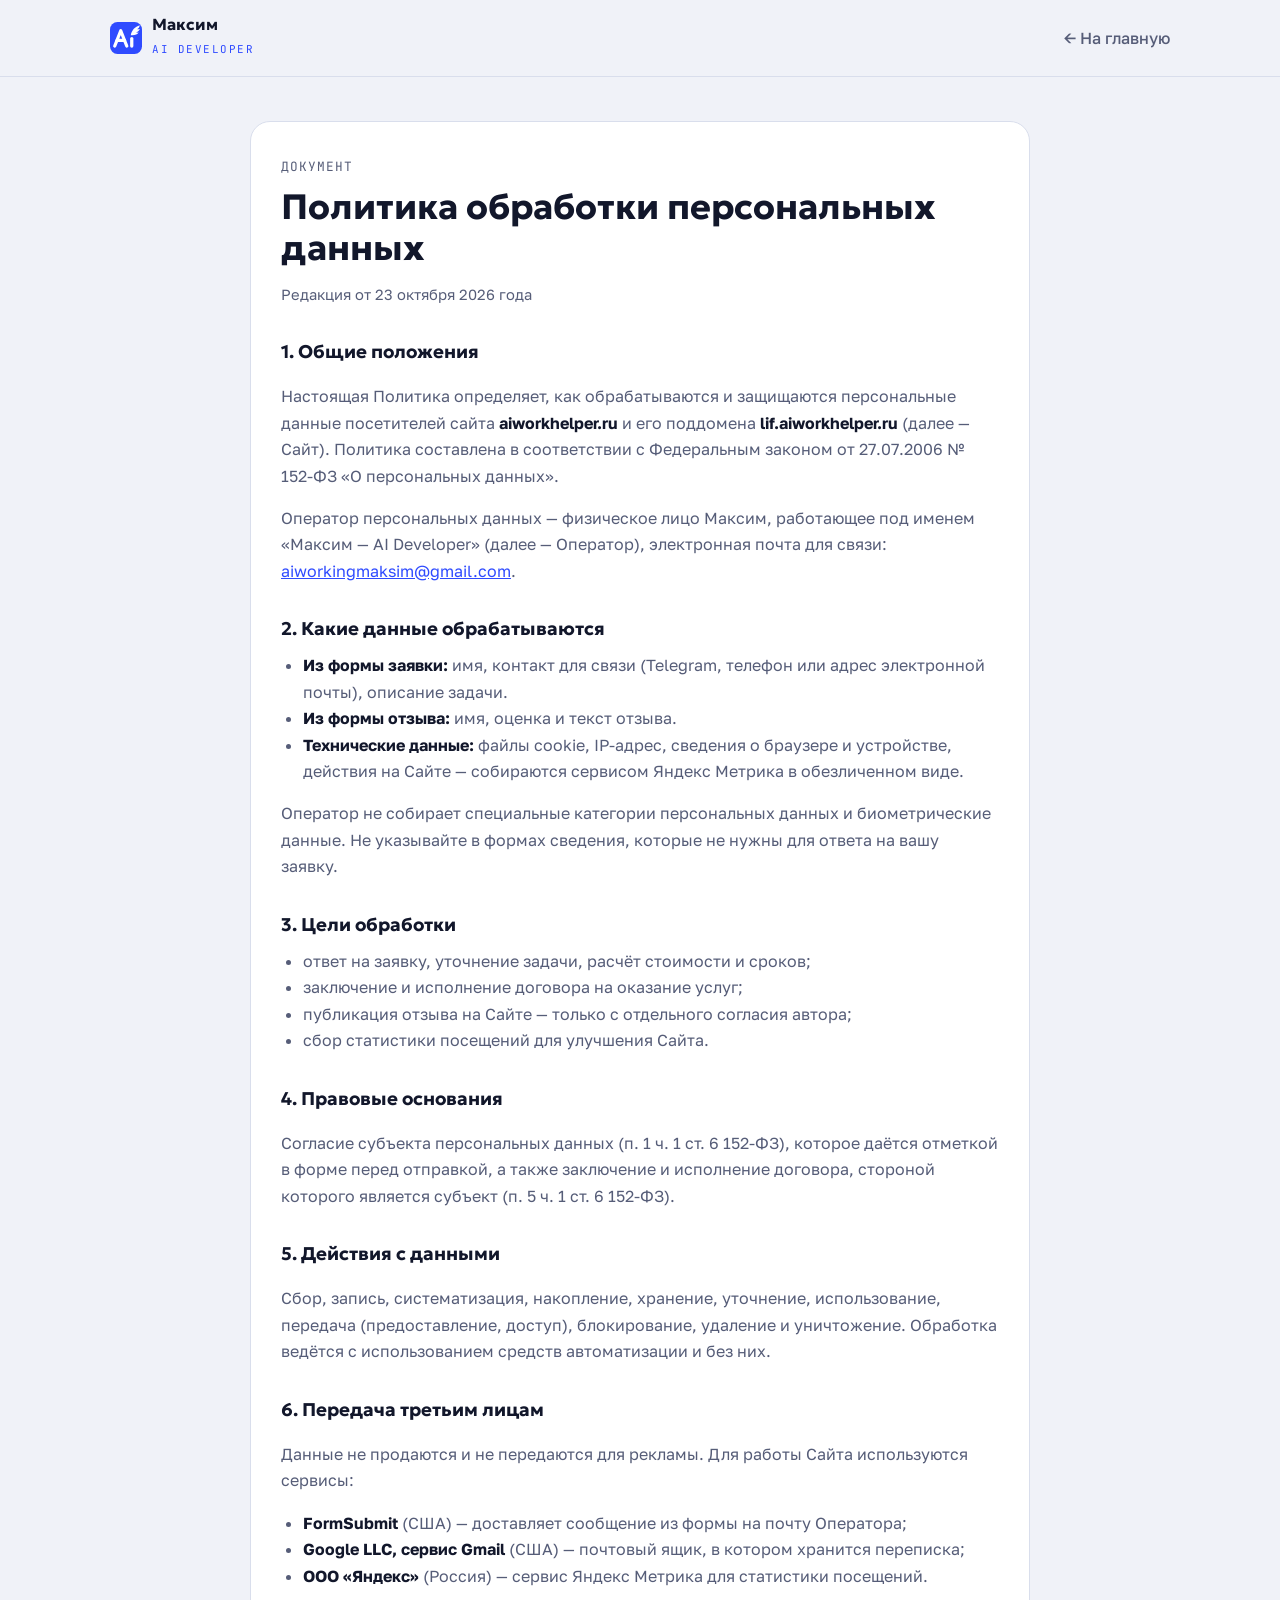
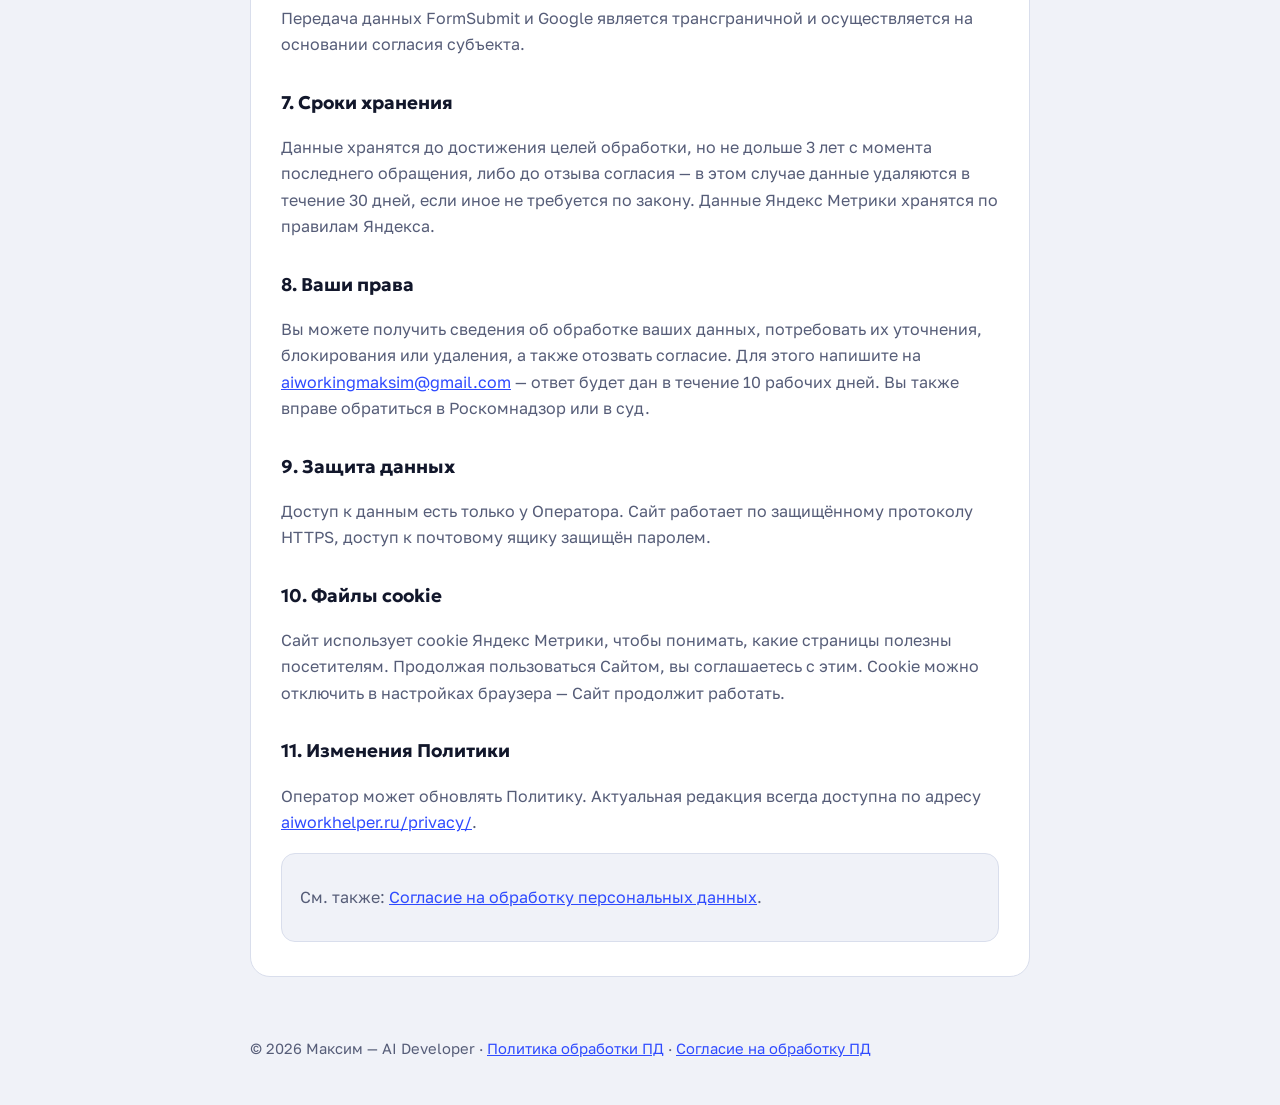
<file: privacy/index.html>
<!DOCTYPE html>
<html lang="ru">
<head>
  <meta charset="UTF-8">
  <script>if(location.hostname==="aiworkhelper.github.io")location.replace("https://aiworkhelper.ru"+location.pathname+location.search+location.hash)</script>
  <meta name="viewport" content="width=device-width, initial-scale=1">
  <title>Политика обработки персональных данных — Максим, AI Developer</title>
  <meta name="robots" content="noindex, follow">
  <link rel="canonical" href="https://aiworkhelper.ru/privacy/">
  <link rel="icon" href="../favicon.svg?v=2" type="image/svg+xml">
  <link rel="icon" href="../favicon.ico?v=2" sizes="48x48">
  <link rel="preconnect" href="https://fonts.googleapis.com">
  <link rel="preconnect" href="https://fonts.gstatic.com" crossorigin>
  <link rel="stylesheet" href="https://fonts.googleapis.com/css2?family=Geologica:wght@600;700&family=Golos+Text:wght@400;500;600&family=JetBrains+Mono:wght@400;500&display=swap">
  <style>
    :root { --bg:#f0f2f8; --surface:#fff; --ink:#12172b; --muted:#565d78; --accent:#2f4bff; --line:#d9deec; }
    @media (prefers-color-scheme: dark) { :root { --bg:#0d1120; --surface:#151b30; --ink:#edf0fb; --muted:#9aa3c0; --accent:#8196ff; --line:#273050; } }
    * { box-sizing: border-box; }
    body { margin:0; background:var(--bg); color:var(--ink); font-family:'Golos Text',system-ui,-apple-system,'Segoe UI',sans-serif; line-height:1.65; }
    .wrap { max-width:820px; margin:0 auto; padding:0 20px; }
    header { border-bottom:1px solid var(--line); }
    header .wrap { display:flex; align-items:center; justify-content:space-between; gap:12px; padding-block:16px; max-width:1100px; }
    .logo { display:flex; align-items:center; gap:10px; text-decoration:none; color:var(--ink); }
    .logo b { font-family:'Geologica',sans-serif; display:block; line-height:1.1; }
    .logo small { font-family:'JetBrains Mono',monospace; font-size:.68rem; letter-spacing:.14em; color:var(--accent); }
    .back { color:var(--muted); text-decoration:none; font-weight:500; } .back:hover { color:var(--ink); }
    main { padding:44px 0 60px; }
    .doc { background:var(--surface); border:1px solid var(--line); border-radius:20px; padding:34px 30px; }
    .label { font-family:'JetBrains Mono',monospace; font-size:.8rem; letter-spacing:.08em; text-transform:uppercase; color:var(--muted); margin:0 0 10px; }
    h1 { font-family:'Geologica',sans-serif; font-size:clamp(1.6rem,4vw,2.2rem); line-height:1.15; margin:0 0 8px; }
    h2 { font-family:'Geologica',sans-serif; font-size:1.15rem; margin:30px 0 8px; }
    p, li { color:var(--muted); } p strong, li strong { color:var(--ink); }
    ul { padding-left:22px; margin:6px 0; }
    a { color:var(--accent); }
    .date { font-size:.92rem; }
    .box { border:1px solid var(--line); border-radius:14px; padding:14px 18px; background:var(--bg); margin-top:18px; }
    footer { padding:0 0 44px; color:var(--muted); font-size:.92rem; }
    @media (max-width:520px) { .doc { padding:24px 18px; } }
  </style>
</head>
<body>
  <header><div class="wrap"><a class="logo" href="../"><img src="../favicon.svg?v=2" alt="" width="32" height="32"><span><b>Максим</b><small>AI DEVELOPER</small></span></a><a class="back" href="../">← На главную</a></div></header>
  <main><div class="wrap"><article class="doc">
    <p class="label">Документ</p>
    <h1>Политика обработки персональных данных</h1>
    <p class="date">Редакция от 23 октября 2026 года</p>

    <h2>1. Общие положения</h2>
    <p>Настоящая Политика определяет, как обрабатываются и защищаются персональные данные посетителей сайта <strong>aiworkhelper.ru</strong> и его поддомена <strong>lif.aiworkhelper.ru</strong> (далее — Сайт). Политика составлена в соответствии с Федеральным законом от 27.07.2006 № 152-ФЗ «О персональных данных».</p>
    <p>Оператор персональных данных — физическое лицо Максим, работающее под именем «Максим — AI Developer» (далее — Оператор), электронная почта для связи: <a href="mailto:aiworkingmaksim@gmail.com">aiworkingmaksim@gmail.com</a>.</p>

    <h2>2. Какие данные обрабатываются</h2>
    <ul>
      <li><strong>Из формы заявки:</strong> имя, контакт для связи (Telegram, телефон или адрес электронной почты), описание задачи.</li>
      <li><strong>Из формы отзыва:</strong> имя, оценка и текст отзыва.</li>
      <li><strong>Технические данные:</strong> файлы cookie, IP-адрес, сведения о браузере и устройстве, действия на Сайте — собираются сервисом Яндекс Метрика в обезличенном виде.</li>
    </ul>
    <p>Оператор не собирает специальные категории персональных данных и биометрические данные. Не указывайте в формах сведения, которые не нужны для ответа на вашу заявку.</p>

    <h2>3. Цели обработки</h2>
    <ul>
      <li>ответ на заявку, уточнение задачи, расчёт стоимости и сроков;</li>
      <li>заключение и исполнение договора на оказание услуг;</li>
      <li>публикация отзыва на Сайте — только с отдельного согласия автора;</li>
      <li>сбор статистики посещений для улучшения Сайта.</li>
    </ul>

    <h2>4. Правовые основания</h2>
    <p>Согласие субъекта персональных данных (п. 1 ч. 1 ст. 6 152-ФЗ), которое даётся отметкой в форме перед отправкой, а также заключение и исполнение договора, стороной которого является субъект (п. 5 ч. 1 ст. 6 152-ФЗ).</p>

    <h2>5. Действия с данными</h2>
    <p>Сбор, запись, систематизация, накопление, хранение, уточнение, использование, передача (предоставление, доступ), блокирование, удаление и уничтожение. Обработка ведётся с использованием средств автоматизации и без них.</p>

    <h2>6. Передача третьим лицам</h2>
    <p>Данные не продаются и не передаются для рекламы. Для работы Сайта используются сервисы:</p>
    <ul>
      <li><strong>FormSubmit</strong> (США) — доставляет сообщение из формы на почту Оператора;</li>
      <li><strong>Google LLC, сервис Gmail</strong> (США) — почтовый ящик, в котором хранится переписка;</li>
      <li><strong>ООО «Яндекс»</strong> (Россия) — сервис Яндекс Метрика для статистики посещений.</li>
    </ul>
    <p>Передача данных FormSubmit и Google является трансграничной и осуществляется на основании согласия субъекта.</p>

    <h2>7. Сроки хранения</h2>
    <p>Данные хранятся до достижения целей обработки, но не дольше 3 лет с момента последнего обращения, либо до отзыва согласия — в этом случае данные удаляются в течение 30 дней, если иное не требуется по закону. Данные Яндекс Метрики хранятся по правилам Яндекса.</p>

    <h2>8. Ваши права</h2>
    <p>Вы можете получить сведения об обработке ваших данных, потребовать их уточнения, блокирования или удаления, а также отозвать согласие. Для этого напишите на <a href="mailto:aiworkingmaksim@gmail.com">aiworkingmaksim@gmail.com</a> — ответ будет дан в течение 10 рабочих дней. Вы также вправе обратиться в Роскомнадзор или в суд.</p>

    <h2>9. Защита данных</h2>
    <p>Доступ к данным есть только у Оператора. Сайт работает по защищённому протоколу HTTPS, доступ к почтовому ящику защищён паролем.</p>

    <h2>10. Файлы cookie</h2>
    <p>Сайт использует cookie Яндекс Метрики, чтобы понимать, какие страницы полезны посетителям. Продолжая пользоваться Сайтом, вы соглашаетесь с этим. Cookie можно отключить в настройках браузера — Сайт продолжит работать.</p>

    <h2>11. Изменения Политики</h2>
    <p>Оператор может обновлять Политику. Актуальная редакция всегда доступна по адресу <a href="https://aiworkhelper.ru/privacy/">aiworkhelper.ru/privacy/</a>.</p>

    <div class="box"><p>См. также: <a href="../consent/">Согласие на обработку персональных данных</a>.</p></div>
  </article></div></main>
  <footer><div class="wrap">© 2026 Максим — AI Developer · <a href="../privacy/">Политика обработки ПД</a> · <a href="../consent/">Согласие на обработку ПД</a></div></footer>
</body>
</html>
</file>
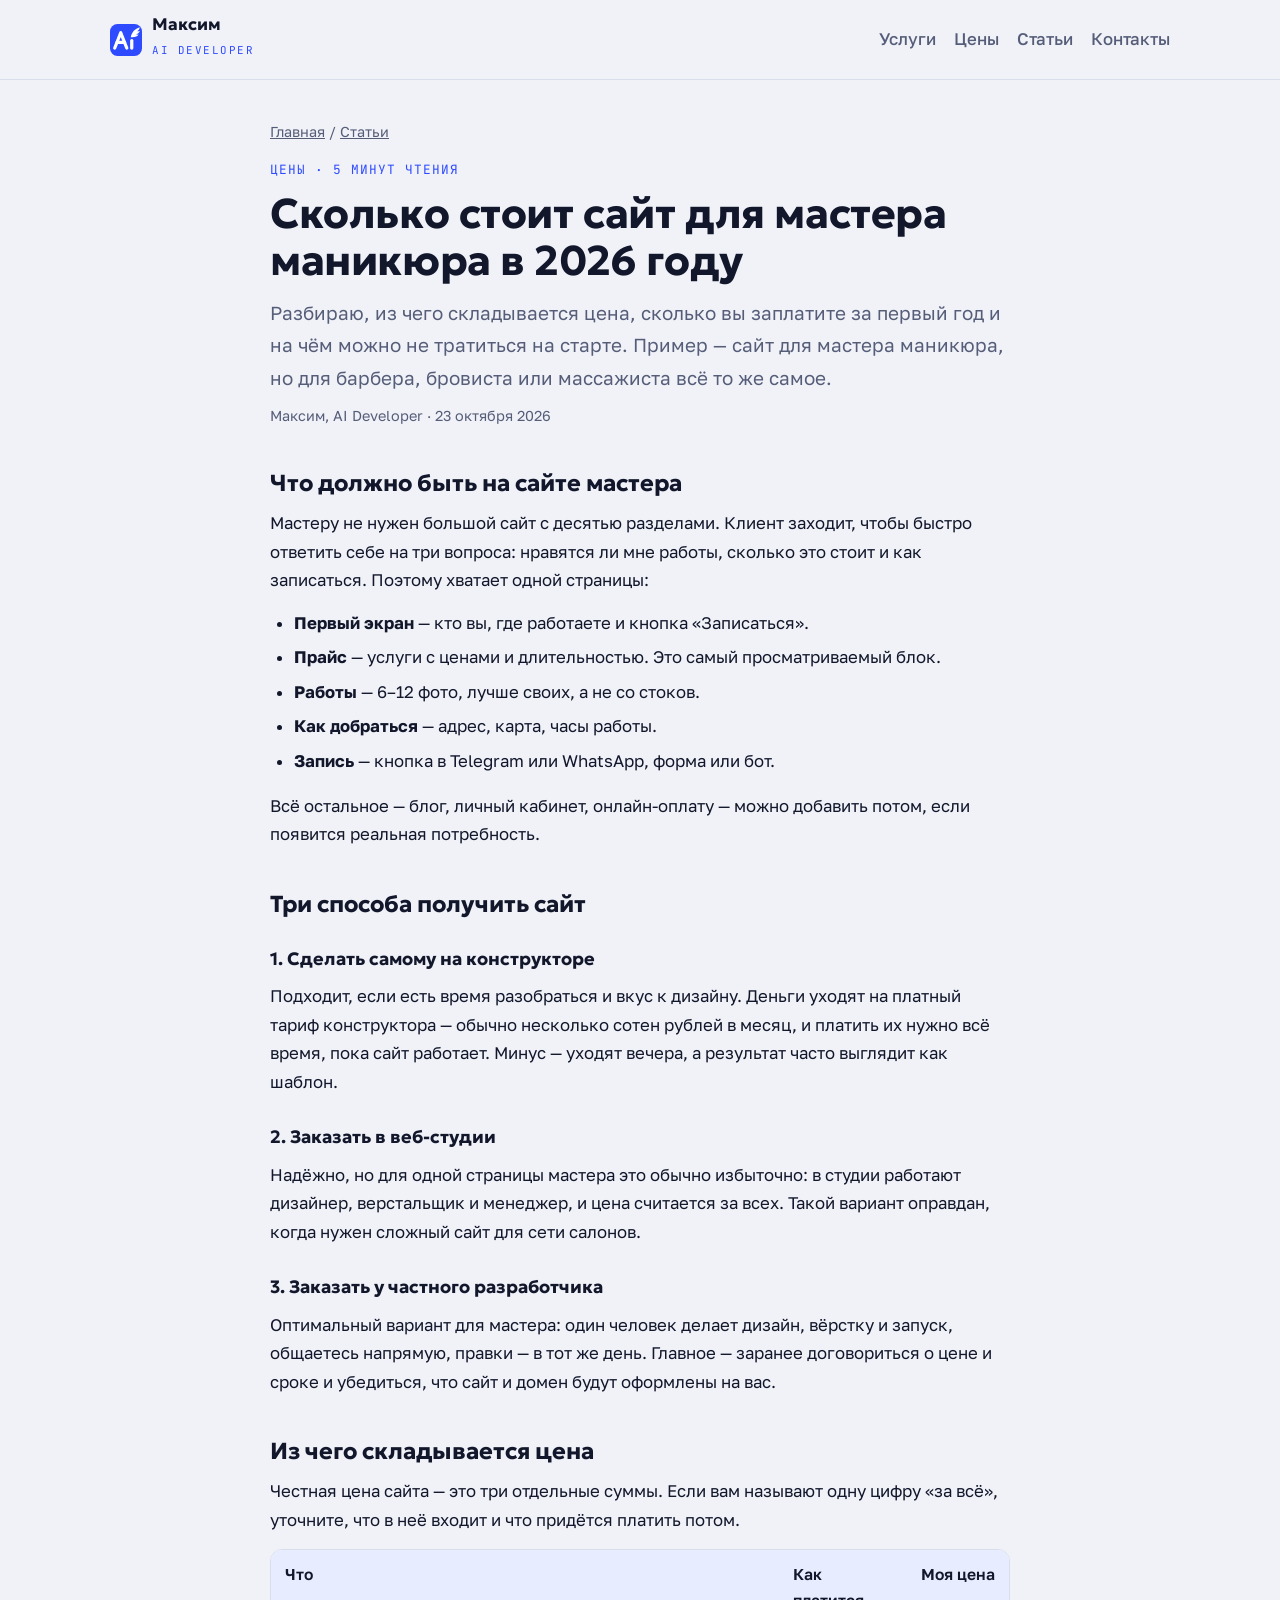
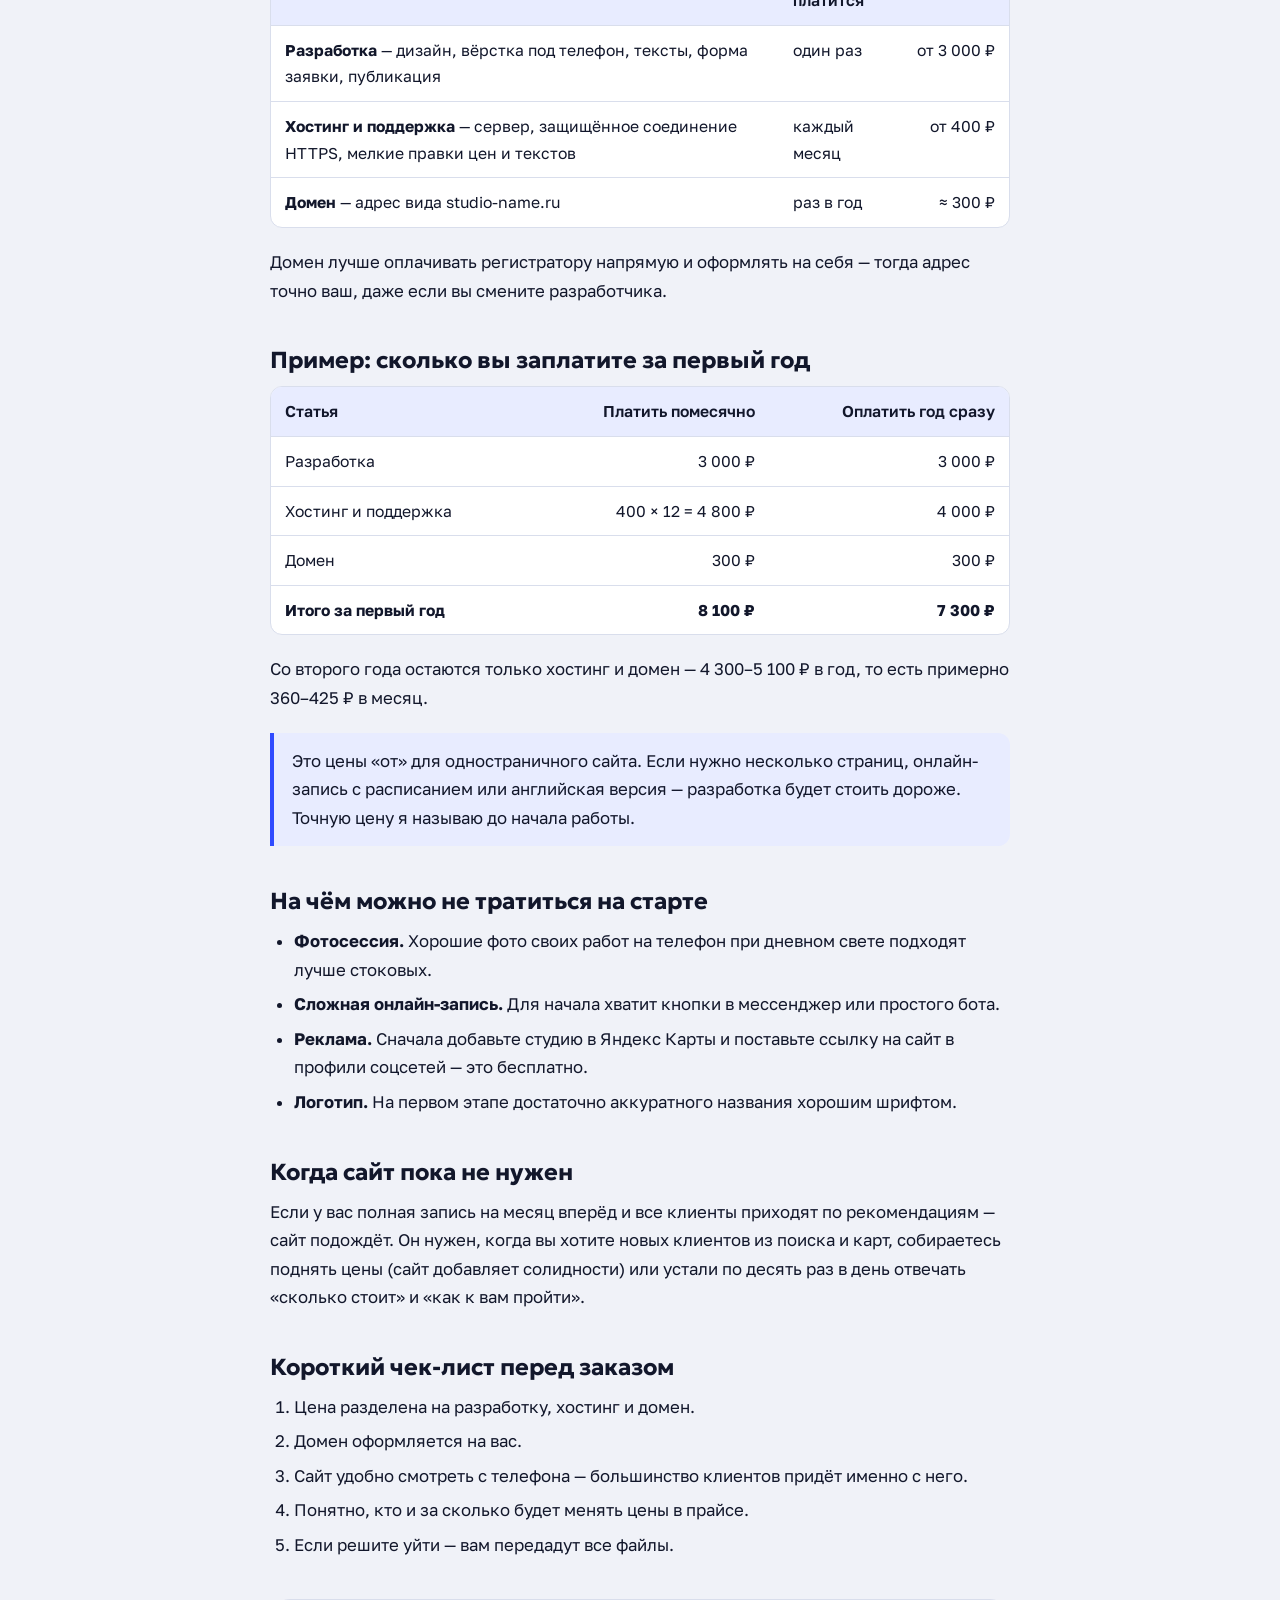
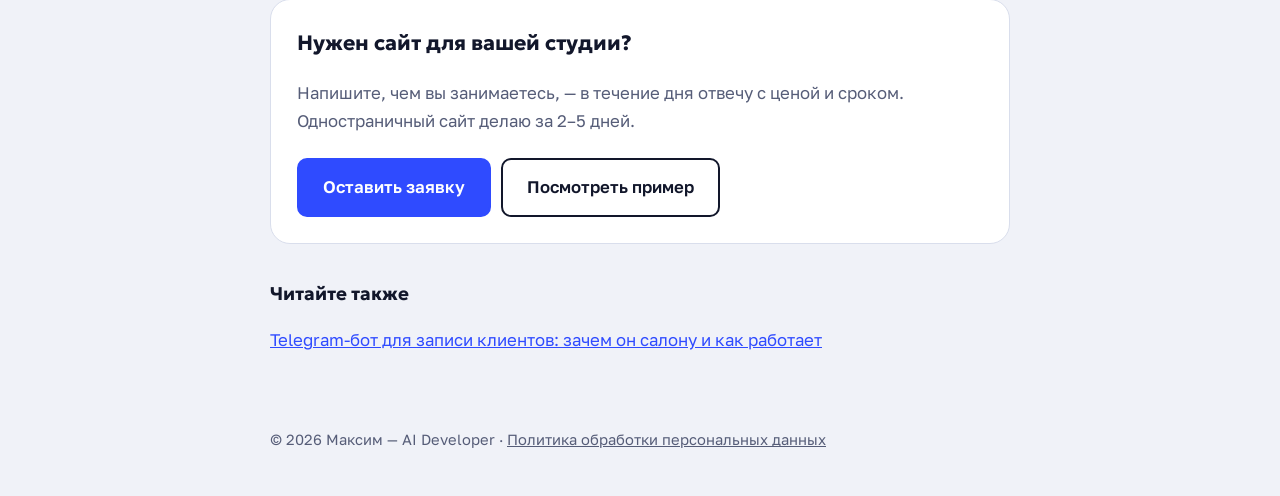
<file: blog/skolko-stoit-sajt-dlya-mastera/index.html>
<!DOCTYPE html>
<html lang="ru">
<head>
  <meta charset="UTF-8">
  <script>if(location.hostname==="aiworkhelper.github.io")location.replace("https://aiworkhelper.ru"+location.pathname+location.search+location.hash)</script>
  <meta name="viewport" content="width=device-width, initial-scale=1">
  <title>Сколько стоит сайт для мастера маникюра в 2026 году — Максим, AI Developer</title>
  <meta name="description" content="Из чего складывается цена сайта для мастера или студии: разработка, хостинг, домен. Пример расчёта на первый год и что можно не делать на старте.">
  <link rel="canonical" href="https://aiworkhelper.ru/blog/skolko-stoit-sajt-dlya-mastera/">
  <meta property="og:type" content="article">
  <meta property="og:site_name" content="Максим — AI Developer">
  <meta property="og:title" content="Сколько стоит сайт для мастера маникюра в 2026 году — Максим, AI Developer">
  <meta property="og:description" content="Из чего складывается цена сайта для мастера или студии: разработка, хостинг, домен. Пример расчёта на первый год и что можно не делать на старте.">
  <meta property="og:url" content="https://aiworkhelper.ru/blog/skolko-stoit-sajt-dlya-mastera/">
  <meta property="og:image" content="https://aiworkhelper.ru/og/og-ru.jpg">
  <meta property="og:locale" content="ru_RU">
  <meta name="twitter:card" content="summary_large_image">
  <link rel="icon" href="../../favicon.svg?v=2" type="image/svg+xml">
  <link rel="icon" href="../../favicon.ico?v=2" sizes="48x48">
  <link rel="apple-touch-icon" href="../../apple-touch-icon.png?v=2">
  <link rel="preconnect" href="https://fonts.googleapis.com">
  <link rel="preconnect" href="https://fonts.gstatic.com" crossorigin>
  <link rel="stylesheet" href="https://fonts.googleapis.com/css2?family=Geologica:wght@600;700&family=Golos+Text:wght@400;500;600&family=JetBrains+Mono:wght@400;500&display=swap">
  <script type="text/javascript">
    (function(m,e,t,r,i,k,a){m[i]=m[i]||function(){(m[i].a=m[i].a||[]).push(arguments)};m[i].l=1*new Date();
    for (var j = 0; j < document.scripts.length; j++) {if (document.scripts[j].src === r) { return; }}
    k=e.createElement(t),a=e.getElementsByTagName(t)[0],k.async=1,k.src=r,a.parentNode.insertBefore(k,a)})
    (window, document, "script", "https://mc.yandex.ru/metrika/tag.js?id=113726093", "ym");
    ym(113726093, "init", { webvisor:true, clickmap:true, accurateTrackBounce:true, trackLinks:true });
  </script>
  <script type="application/ld+json">{"@context": "https://schema.org", "@type": "Article", "headline": "Сколько стоит сайт для мастера маникюра в 2026 году", "description": "Из чего складывается цена сайта для мастера или студии: разработка, хостинг, домен. Пример расчёта на первый год и что можно не делать на старте.", "datePublished": "2026-10-23", "dateModified": "2026-10-23", "inLanguage": "ru", "author": {"@type": "Person", "name": "Максим", "jobTitle": "AI Developer", "url": "https://aiworkhelper.ru/"}, "mainEntityOfPage": "https://aiworkhelper.ru/blog/skolko-stoit-sajt-dlya-mastera/"}</script>
  <style>
    :root { --bg:#f0f2f8; --surface:#fff; --ink:#12172b; --muted:#565d78; --accent:#2f4bff; --accent-ink:#fff; --line:#d9deec; --soft:#e8ecff; }
    @media (prefers-color-scheme: dark) { :root { --bg:#0d1120; --surface:#151b30; --ink:#edf0fb; --muted:#9aa3c0; --accent:#8196ff; --accent-ink:#0d1120; --line:#273050; --soft:#1c2547; } }
    * { box-sizing: border-box; }
    body { margin:0; background:var(--bg); color:var(--ink); font-family:'Golos Text',system-ui,-apple-system,'Segoe UI',sans-serif; line-height:1.7; font-size:1.05rem; }
    .wrap { max-width:780px; margin:0 auto; padding:0 20px; }
    header { border-bottom:1px solid var(--line); }
    header .wrap { display:flex; align-items:center; justify-content:space-between; gap:12px; padding-block:16px; max-width:1100px; }
    .logo { display:flex; align-items:center; gap:10px; text-decoration:none; color:var(--ink); }
    .logo b { font-family:'Geologica',sans-serif; display:block; line-height:1.1; }
    .logo small { font-family:'JetBrains Mono',monospace; font-size:.68rem; letter-spacing:.14em; color:var(--accent); }
    .top-nav { display:flex; gap:18px; } .top-nav a { color:var(--muted); text-decoration:none; font-weight:500; } .top-nav a:hover { color:var(--ink); }
    main { padding:40px 0 56px; }
    .crumbs { font-size:.9rem; color:var(--muted); margin:0 0 14px; } .crumbs a { color:var(--muted); }
    .label { font-family:'JetBrains Mono',monospace; font-size:.8rem; letter-spacing:.08em; text-transform:uppercase; color:var(--accent); margin:0 0 10px; }
    h1 { font-family:'Geologica',sans-serif; font-size:clamp(1.8rem,5vw,2.6rem); line-height:1.12; margin:0 0 14px; letter-spacing:-.01em; }
    .lead { font-size:1.18rem; color:var(--muted); margin:0 0 10px; }
    .meta { font-size:.9rem; color:var(--muted); margin:0 0 30px; }
    article h2 { font-family:'Geologica',sans-serif; font-size:1.45rem; line-height:1.25; margin:40px 0 12px; }
    article h3 { font-family:'Geologica',sans-serif; font-size:1.12rem; margin:26px 0 8px; }
    article p { margin:0 0 14px; }
    article ul, article ol { padding-left:24px; margin:0 0 16px; } article li { margin-bottom:6px; }
    article a { color:var(--accent); }
    .note { border-left:4px solid var(--accent); background:var(--soft); padding:14px 18px; border-radius:0 12px 12px 0; margin:20px 0; }
    .note p:last-child { margin:0; }
    .tbl { overflow-x:auto; margin:10px 0 20px; border:1px solid var(--line); border-radius:12px; background:var(--surface); }
    table { width:100%; border-collapse:collapse; font-size:.98rem; }
    th, td { text-align:left; padding:11px 14px; border-bottom:1px solid var(--line); vertical-align:top; }
    th { font-weight:600; background:var(--soft); } tr:last-child td { border-bottom:0; }
    td.n, th.n { text-align:right; white-space:nowrap; }
    .chat { background:var(--surface); border:1px solid var(--line); border-radius:16px; padding:16px; display:grid; gap:8px; margin:12px 0 22px; font-size:.95rem; }
    .chat p { margin:0; padding:8px 12px; border-radius:14px; max-width:80%; }
    .chat .bot { background:var(--soft); justify-self:start; border-bottom-left-radius:4px; }
    .chat .me { background:var(--accent); color:var(--accent-ink); justify-self:end; border-bottom-right-radius:4px; }
    .cta { margin:40px 0 0; background:var(--surface); border:1px solid var(--line); border-radius:20px; padding:26px; }
    .cta h2 { font-family:'Geologica',sans-serif; margin:0 0 8px; font-size:1.3rem; } .cta p { color:var(--muted); }
    .btn { display:inline-block; padding:13px 24px; border-radius:10px; background:var(--accent); color:var(--accent-ink); font-weight:600; text-decoration:none; margin:6px 10px 0 0; border:2px solid var(--accent); }
    .btn.ghost { background:transparent; color:var(--ink); border-color:var(--ink); }
    .more { margin-top:34px; } .more h2 { font-family:'Geologica',sans-serif; font-size:1.15rem; margin-bottom:6px; } .more a { color:var(--accent); }
    .posts { display:grid; gap:16px; margin-top:28px; }
    .post { display:block; background:var(--surface); border:1px solid var(--line); border-radius:18px; padding:24px; text-decoration:none; color:var(--ink); transition:transform .2s, border-color .2s; }
    .post:hover { transform:translateY(-2px); border-color:var(--accent); }
    .post h2 { font-family:'Geologica',sans-serif; font-size:1.3rem; line-height:1.25; margin:0 0 8px; }
    .post p { color:var(--muted); margin:0 0 10px; } .post span { color:var(--accent); font-weight:600; }
    footer { padding:0 0 44px; color:var(--muted); font-size:.92rem; } footer a { color:inherit; }
    @media (max-width:560px) { th, td { padding:9px 10px; font-size:.92rem; } .top-nav { display:none; } td.n, th.n { white-space:normal; } }

  </style>
</head>
<body>
  <header><div class="wrap"><a class="logo" href="../../"><img src="../../favicon.svg?v=2" alt="" width="32" height="32"><span><b>Максим</b><small>AI DEVELOPER</small></span></a>
  <nav class="top-nav"><a href="../../#uslugi">Услуги</a><a href="../../#cena">Цены</a><a href="../../blog/">Статьи</a><a href="../../#kontakty">Контакты</a></nav></div></header>
  <main><div class="wrap">
    <p class="crumbs"><a href="../../">Главная</a> / <a href="../">Статьи</a></p>
    <article>
    <p class="label">Цены · 5 минут чтения</p>
    <h1>Сколько стоит сайт для мастера маникюра в 2026 году</h1>
    <p class="lead">Разбираю, из чего складывается цена, сколько вы заплатите за первый год и на чём можно не тратиться на старте. Пример — сайт для мастера маникюра, но для барбера, бровиста или массажиста всё то же самое.</p>
    <p class="meta">Максим, AI Developer · 23 октября 2026</p>

    <h2>Что должно быть на сайте мастера</h2>
    <p>Мастеру не нужен большой сайт с десятью разделами. Клиент заходит, чтобы быстро ответить себе на три вопроса: нравятся ли мне работы, сколько это стоит и как записаться. Поэтому хватает одной страницы:</p>
    <ul>
      <li><strong>Первый экран</strong> — кто вы, где работаете и кнопка «Записаться».</li>
      <li><strong>Прайс</strong> — услуги с ценами и длительностью. Это самый просматриваемый блок.</li>
      <li><strong>Работы</strong> — 6–12 фото, лучше своих, а не со стоков.</li>
      <li><strong>Как добраться</strong> — адрес, карта, часы работы.</li>
      <li><strong>Запись</strong> — кнопка в Telegram или WhatsApp, форма или бот.</li>
    </ul>
    <p>Всё остальное — блог, личный кабинет, онлайн-оплату — можно добавить потом, если появится реальная потребность.</p>

    <h2>Три способа получить сайт</h2>
    <h3>1. Сделать самому на конструкторе</h3>
    <p>Подходит, если есть время разобраться и вкус к дизайну. Деньги уходят на платный тариф конструктора — обычно несколько сотен рублей в месяц, и платить их нужно всё время, пока сайт работает. Минус — уходят вечера, а результат часто выглядит как шаблон.</p>
    <h3>2. Заказать в веб-студии</h3>
    <p>Надёжно, но для одной страницы мастера это обычно избыточно: в студии работают дизайнер, верстальщик и менеджер, и цена считается за всех. Такой вариант оправдан, когда нужен сложный сайт для сети салонов.</p>
    <h3>3. Заказать у частного разработчика</h3>
    <p>Оптимальный вариант для мастера: один человек делает дизайн, вёрстку и запуск, общаетесь напрямую, правки — в тот же день. Главное — заранее договориться о цене и сроке и убедиться, что сайт и домен будут оформлены на вас.</p>

    <h2>Из чего складывается цена</h2>
    <p>Честная цена сайта — это три отдельные суммы. Если вам называют одну цифру «за всё», уточните, что в неё входит и что придётся платить потом.</p>
    <div class="tbl"><table>
      <tr><th>Что</th><th>Как платится</th><th class="n">Моя цена</th></tr>
      <tr><td><strong>Разработка</strong> — дизайн, вёрстка под телефон, тексты, форма заявки, публикация</td><td>один раз</td><td class="n">от 3 000 ₽</td></tr>
      <tr><td><strong>Хостинг и поддержка</strong> — сервер, защищённое соединение HTTPS, мелкие правки цен и текстов</td><td>каждый месяц</td><td class="n">от 400 ₽</td></tr>
      <tr><td><strong>Домен</strong> — адрес вида studio-name.ru</td><td>раз в год</td><td class="n">≈ 300 ₽</td></tr>
    </table></div>
    <p>Домен лучше оплачивать регистратору напрямую и оформлять на себя — тогда адрес точно ваш, даже если вы смените разработчика.</p>

    <h2>Пример: сколько вы заплатите за первый год</h2>
    <div class="tbl"><table>
      <tr><th>Статья</th><th class="n">Платить помесячно</th><th class="n">Оплатить год сразу</th></tr>
      <tr><td>Разработка</td><td class="n">3 000 ₽</td><td class="n">3 000 ₽</td></tr>
      <tr><td>Хостинг и поддержка</td><td class="n">400 × 12 = 4 800 ₽</td><td class="n">4 000 ₽</td></tr>
      <tr><td>Домен</td><td class="n">300 ₽</td><td class="n">300 ₽</td></tr>
      <tr><td><strong>Итого за первый год</strong></td><td class="n"><strong>8 100 ₽</strong></td><td class="n"><strong>7 300 ₽</strong></td></tr>
    </table></div>
    <p>Со второго года остаются только хостинг и домен — 4 300–5 100 ₽ в год, то есть примерно 360–425 ₽ в месяц.</p>
    <div class="note"><p>Это цены «от» для одностраничного сайта. Если нужно несколько страниц, онлайн-запись с расписанием или английская версия — разработка будет стоить дороже. Точную цену я называю до начала работы.</p></div>

    <h2>На чём можно не тратиться на старте</h2>
    <ul>
      <li><strong>Фотосессия.</strong> Хорошие фото своих работ на телефон при дневном свете подходят лучше стоковых.</li>
      <li><strong>Сложная онлайн-запись.</strong> Для начала хватит кнопки в мессенджер или простого бота.</li>
      <li><strong>Реклама.</strong> Сначала добавьте студию в Яндекс Карты и поставьте ссылку на сайт в профили соцсетей — это бесплатно.</li>
      <li><strong>Логотип.</strong> На первом этапе достаточно аккуратного названия хорошим шрифтом.</li>
    </ul>

    <h2>Когда сайт пока не нужен</h2>
    <p>Если у вас полная запись на месяц вперёд и все клиенты приходят по рекомендациям — сайт подождёт. Он нужен, когда вы хотите новых клиентов из поиска и карт, собираетесь поднять цены (сайт добавляет солидности) или устали по десять раз в день отвечать «сколько стоит» и «как к вам пройти».</p>

    <h2>Короткий чек-лист перед заказом</h2>
    <ol>
      <li>Цена разделена на разработку, хостинг и домен.</li>
      <li>Домен оформляется на вас.</li>
      <li>Сайт удобно смотреть с телефона — большинство клиентов придёт именно с него.</li>
      <li>Понятно, кто и за сколько будет менять цены в прайсе.</li>
      <li>Если решите уйти — вам передадут все файлы.</li>
    </ol>
    </article>
    <section class="cta">
      <h2>Нужен сайт для вашей студии?</h2>
      <p>Напишите, чем вы занимаетесь, — в течение дня отвечу с ценой и сроком. Одностраничный сайт делаю за 2–5 дней.</p>
      <a class="btn" href="../../#kontakty">Оставить заявку</a><a class="btn ghost" href="../../#raboty">Посмотреть пример</a>
    </section>
    <section class="more"><h2>Читайте также</h2><p><a href="../telegram-bot-dlya-zapisi/">Telegram-бот для записи клиентов: зачем он салону и как работает</a></p></section>
  </div></main>
  <footer><div class="wrap">© 2026 Максим — AI Developer · <a href="../../privacy/">Политика обработки персональных данных</a></div></footer>
</body>
</html>
</file>
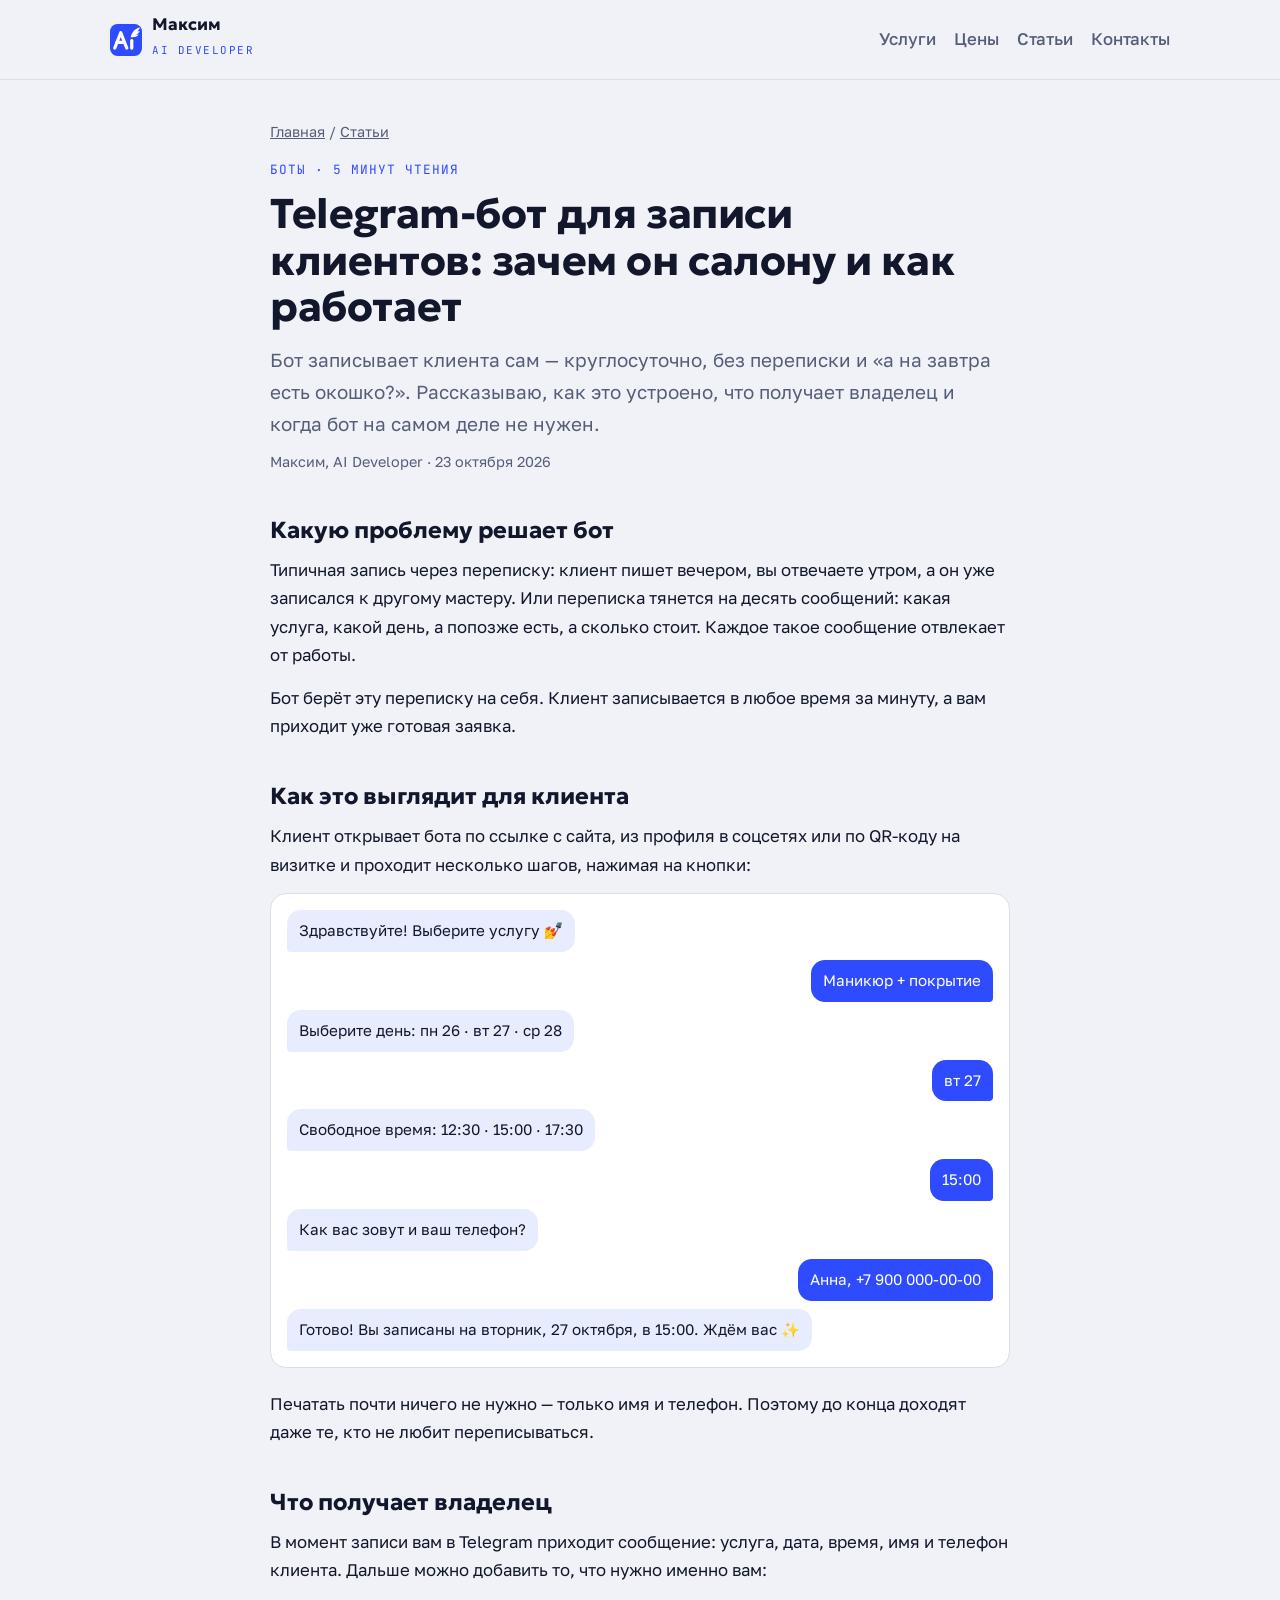
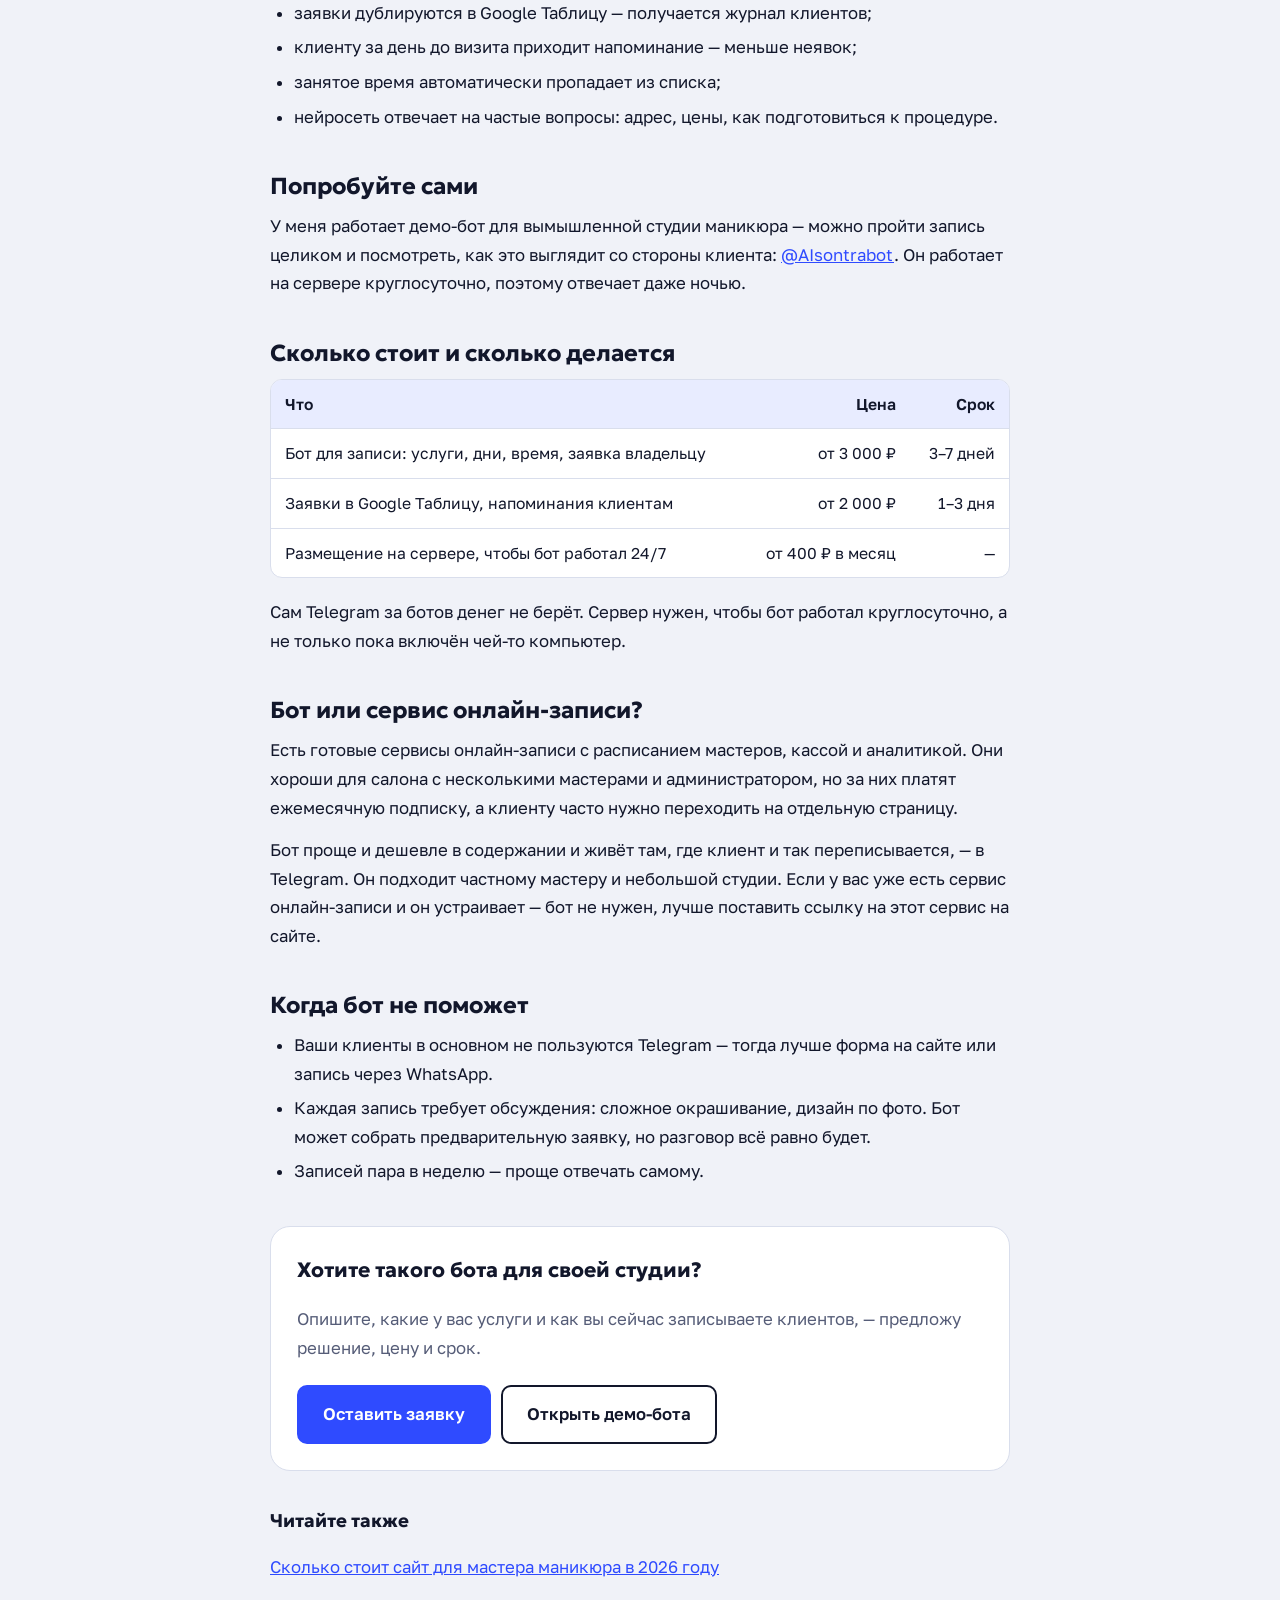
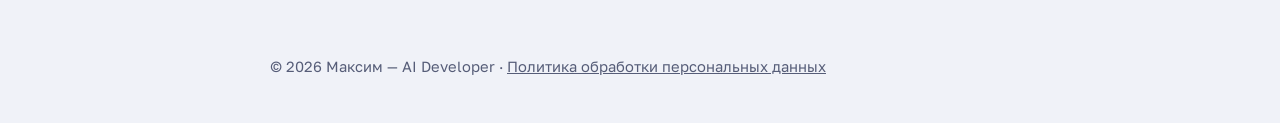
<file: blog/telegram-bot-dlya-zapisi/index.html>
<!DOCTYPE html>
<html lang="ru">
<head>
  <meta charset="UTF-8">
  <script>if(location.hostname==="aiworkhelper.github.io")location.replace("https://aiworkhelper.ru"+location.pathname+location.search+location.hash)</script>
  <meta name="viewport" content="width=device-width, initial-scale=1">
  <title>Telegram-бот для записи клиентов: зачем он салону и как работает — Максим, AI Developer</title>
  <meta name="description" content="Как бот записывает клиентов без вашего участия, что приходит владельцу, сколько стоит и когда бот не нужен. С живым примером.">
  <link rel="canonical" href="https://aiworkhelper.ru/blog/telegram-bot-dlya-zapisi/">
  <meta property="og:type" content="article">
  <meta property="og:site_name" content="Максим — AI Developer">
  <meta property="og:title" content="Telegram-бот для записи клиентов: зачем он салону и как работает — Максим, AI Developer">
  <meta property="og:description" content="Как бот записывает клиентов без вашего участия, что приходит владельцу, сколько стоит и когда бот не нужен. С живым примером.">
  <meta property="og:url" content="https://aiworkhelper.ru/blog/telegram-bot-dlya-zapisi/">
  <meta property="og:image" content="https://aiworkhelper.ru/og/og-ru.jpg">
  <meta property="og:locale" content="ru_RU">
  <meta name="twitter:card" content="summary_large_image">
  <link rel="icon" href="../../favicon.svg?v=2" type="image/svg+xml">
  <link rel="icon" href="../../favicon.ico?v=2" sizes="48x48">
  <link rel="apple-touch-icon" href="../../apple-touch-icon.png?v=2">
  <link rel="preconnect" href="https://fonts.googleapis.com">
  <link rel="preconnect" href="https://fonts.gstatic.com" crossorigin>
  <link rel="stylesheet" href="https://fonts.googleapis.com/css2?family=Geologica:wght@600;700&family=Golos+Text:wght@400;500;600&family=JetBrains+Mono:wght@400;500&display=swap">
  <script type="text/javascript">
    (function(m,e,t,r,i,k,a){m[i]=m[i]||function(){(m[i].a=m[i].a||[]).push(arguments)};m[i].l=1*new Date();
    for (var j = 0; j < document.scripts.length; j++) {if (document.scripts[j].src === r) { return; }}
    k=e.createElement(t),a=e.getElementsByTagName(t)[0],k.async=1,k.src=r,a.parentNode.insertBefore(k,a)})
    (window, document, "script", "https://mc.yandex.ru/metrika/tag.js?id=113726093", "ym");
    ym(113726093, "init", { webvisor:true, clickmap:true, accurateTrackBounce:true, trackLinks:true });
  </script>
  <script type="application/ld+json">{"@context": "https://schema.org", "@type": "Article", "headline": "Telegram-бот для записи клиентов: зачем он салону и как работает", "description": "Как бот записывает клиентов без вашего участия, что приходит владельцу, сколько стоит и когда бот не нужен. С живым примером.", "datePublished": "2026-10-23", "dateModified": "2026-10-23", "inLanguage": "ru", "author": {"@type": "Person", "name": "Максим", "jobTitle": "AI Developer", "url": "https://aiworkhelper.ru/"}, "mainEntityOfPage": "https://aiworkhelper.ru/blog/telegram-bot-dlya-zapisi/"}</script>
  <style>
    :root { --bg:#f0f2f8; --surface:#fff; --ink:#12172b; --muted:#565d78; --accent:#2f4bff; --accent-ink:#fff; --line:#d9deec; --soft:#e8ecff; }
    @media (prefers-color-scheme: dark) { :root { --bg:#0d1120; --surface:#151b30; --ink:#edf0fb; --muted:#9aa3c0; --accent:#8196ff; --accent-ink:#0d1120; --line:#273050; --soft:#1c2547; } }
    * { box-sizing: border-box; }
    body { margin:0; background:var(--bg); color:var(--ink); font-family:'Golos Text',system-ui,-apple-system,'Segoe UI',sans-serif; line-height:1.7; font-size:1.05rem; }
    .wrap { max-width:780px; margin:0 auto; padding:0 20px; }
    header { border-bottom:1px solid var(--line); }
    header .wrap { display:flex; align-items:center; justify-content:space-between; gap:12px; padding-block:16px; max-width:1100px; }
    .logo { display:flex; align-items:center; gap:10px; text-decoration:none; color:var(--ink); }
    .logo b { font-family:'Geologica',sans-serif; display:block; line-height:1.1; }
    .logo small { font-family:'JetBrains Mono',monospace; font-size:.68rem; letter-spacing:.14em; color:var(--accent); }
    .top-nav { display:flex; gap:18px; } .top-nav a { color:var(--muted); text-decoration:none; font-weight:500; } .top-nav a:hover { color:var(--ink); }
    main { padding:40px 0 56px; }
    .crumbs { font-size:.9rem; color:var(--muted); margin:0 0 14px; } .crumbs a { color:var(--muted); }
    .label { font-family:'JetBrains Mono',monospace; font-size:.8rem; letter-spacing:.08em; text-transform:uppercase; color:var(--accent); margin:0 0 10px; }
    h1 { font-family:'Geologica',sans-serif; font-size:clamp(1.8rem,5vw,2.6rem); line-height:1.12; margin:0 0 14px; letter-spacing:-.01em; }
    .lead { font-size:1.18rem; color:var(--muted); margin:0 0 10px; }
    .meta { font-size:.9rem; color:var(--muted); margin:0 0 30px; }
    article h2 { font-family:'Geologica',sans-serif; font-size:1.45rem; line-height:1.25; margin:40px 0 12px; }
    article h3 { font-family:'Geologica',sans-serif; font-size:1.12rem; margin:26px 0 8px; }
    article p { margin:0 0 14px; }
    article ul, article ol { padding-left:24px; margin:0 0 16px; } article li { margin-bottom:6px; }
    article a { color:var(--accent); }
    .note { border-left:4px solid var(--accent); background:var(--soft); padding:14px 18px; border-radius:0 12px 12px 0; margin:20px 0; }
    .note p:last-child { margin:0; }
    .tbl { overflow-x:auto; margin:10px 0 20px; border:1px solid var(--line); border-radius:12px; background:var(--surface); }
    table { width:100%; border-collapse:collapse; font-size:.98rem; }
    th, td { text-align:left; padding:11px 14px; border-bottom:1px solid var(--line); vertical-align:top; }
    th { font-weight:600; background:var(--soft); } tr:last-child td { border-bottom:0; }
    td.n, th.n { text-align:right; white-space:nowrap; }
    .chat { background:var(--surface); border:1px solid var(--line); border-radius:16px; padding:16px; display:grid; gap:8px; margin:12px 0 22px; font-size:.95rem; }
    .chat p { margin:0; padding:8px 12px; border-radius:14px; max-width:80%; }
    .chat .bot { background:var(--soft); justify-self:start; border-bottom-left-radius:4px; }
    .chat .me { background:var(--accent); color:var(--accent-ink); justify-self:end; border-bottom-right-radius:4px; }
    .cta { margin:40px 0 0; background:var(--surface); border:1px solid var(--line); border-radius:20px; padding:26px; }
    .cta h2 { font-family:'Geologica',sans-serif; margin:0 0 8px; font-size:1.3rem; } .cta p { color:var(--muted); }
    .btn { display:inline-block; padding:13px 24px; border-radius:10px; background:var(--accent); color:var(--accent-ink); font-weight:600; text-decoration:none; margin:6px 10px 0 0; border:2px solid var(--accent); }
    .btn.ghost { background:transparent; color:var(--ink); border-color:var(--ink); }
    .more { margin-top:34px; } .more h2 { font-family:'Geologica',sans-serif; font-size:1.15rem; margin-bottom:6px; } .more a { color:var(--accent); }
    .posts { display:grid; gap:16px; margin-top:28px; }
    .post { display:block; background:var(--surface); border:1px solid var(--line); border-radius:18px; padding:24px; text-decoration:none; color:var(--ink); transition:transform .2s, border-color .2s; }
    .post:hover { transform:translateY(-2px); border-color:var(--accent); }
    .post h2 { font-family:'Geologica',sans-serif; font-size:1.3rem; line-height:1.25; margin:0 0 8px; }
    .post p { color:var(--muted); margin:0 0 10px; } .post span { color:var(--accent); font-weight:600; }
    footer { padding:0 0 44px; color:var(--muted); font-size:.92rem; } footer a { color:inherit; }
    @media (max-width:560px) { th, td { padding:9px 10px; font-size:.92rem; } .top-nav { display:none; } td.n, th.n { white-space:normal; } }

  </style>
</head>
<body>
  <header><div class="wrap"><a class="logo" href="../../"><img src="../../favicon.svg?v=2" alt="" width="32" height="32"><span><b>Максим</b><small>AI DEVELOPER</small></span></a>
  <nav class="top-nav"><a href="../../#uslugi">Услуги</a><a href="../../#cena">Цены</a><a href="../../blog/">Статьи</a><a href="../../#kontakty">Контакты</a></nav></div></header>
  <main><div class="wrap">
    <p class="crumbs"><a href="../../">Главная</a> / <a href="../">Статьи</a></p>
    <article>
    <p class="label">Боты · 5 минут чтения</p>
    <h1>Telegram-бот для записи клиентов: зачем он салону и как работает</h1>
    <p class="lead">Бот записывает клиента сам — круглосуточно, без переписки и «а на завтра есть окошко?». Рассказываю, как это устроено, что получает владелец и когда бот на самом деле не нужен.</p>
    <p class="meta">Максим, AI Developer · 23 октября 2026</p>

    <h2>Какую проблему решает бот</h2>
    <p>Типичная запись через переписку: клиент пишет вечером, вы отвечаете утром, а он уже записался к другому мастеру. Или переписка тянется на десять сообщений: какая услуга, какой день, а попозже есть, а сколько стоит. Каждое такое сообщение отвлекает от работы.</p>
    <p>Бот берёт эту переписку на себя. Клиент записывается в любое время за минуту, а вам приходит уже готовая заявка.</p>

    <h2>Как это выглядит для клиента</h2>
    <p>Клиент открывает бота по ссылке с сайта, из профиля в соцсетях или по QR-коду на визитке и проходит несколько шагов, нажимая на кнопки:</p>
    <div class="chat">
      <p class="bot">Здравствуйте! Выберите услугу 💅</p>
      <p class="me">Маникюр + покрытие</p>
      <p class="bot">Выберите день: пн 26 · вт 27 · ср 28</p>
      <p class="me">вт 27</p>
      <p class="bot">Свободное время: 12:30 · 15:00 · 17:30</p>
      <p class="me">15:00</p>
      <p class="bot">Как вас зовут и ваш телефон?</p>
      <p class="me">Анна, +7 900 000-00-00</p>
      <p class="bot">Готово! Вы записаны на вторник, 27 октября, в 15:00. Ждём вас ✨</p>
    </div>
    <p>Печатать почти ничего не нужно — только имя и телефон. Поэтому до конца доходят даже те, кто не любит переписываться.</p>

    <h2>Что получает владелец</h2>
    <p>В момент записи вам в Telegram приходит сообщение: услуга, дата, время, имя и телефон клиента. Дальше можно добавить то, что нужно именно вам:</p>
    <ul>
      <li>заявки дублируются в Google Таблицу — получается журнал клиентов;</li>
      <li>клиенту за день до визита приходит напоминание — меньше неявок;</li>
      <li>занятое время автоматически пропадает из списка;</li>
      <li>нейросеть отвечает на частые вопросы: адрес, цены, как подготовиться к процедуре.</li>
    </ul>

    <h2>Попробуйте сами</h2>
    <p>У меня работает демо-бот для вымышленной студии маникюра — можно пройти запись целиком и посмотреть, как это выглядит со стороны клиента: <a href="https://t.me/AIsontrabot" target="_blank" rel="noopener">@AIsontrabot</a>. Он работает на сервере круглосуточно, поэтому отвечает даже ночью.</p>

    <h2>Сколько стоит и сколько делается</h2>
    <div class="tbl"><table>
      <tr><th>Что</th><th class="n">Цена</th><th class="n">Срок</th></tr>
      <tr><td>Бот для записи: услуги, дни, время, заявка владельцу</td><td class="n">от 3 000 ₽</td><td class="n">3–7 дней</td></tr>
      <tr><td>Заявки в Google Таблицу, напоминания клиентам</td><td class="n">от 2 000 ₽</td><td class="n">1–3 дня</td></tr>
      <tr><td>Размещение на сервере, чтобы бот работал 24/7</td><td class="n">от 400 ₽ в месяц</td><td class="n">—</td></tr>
    </table></div>
    <p>Сам Telegram за ботов денег не берёт. Сервер нужен, чтобы бот работал круглосуточно, а не только пока включён чей-то компьютер.</p>

    <h2>Бот или сервис онлайн-записи?</h2>
    <p>Есть готовые сервисы онлайн-записи с расписанием мастеров, кассой и аналитикой. Они хороши для салона с несколькими мастерами и администратором, но за них платят ежемесячную подписку, а клиенту часто нужно переходить на отдельную страницу.</p>
    <p>Бот проще и дешевле в содержании и живёт там, где клиент и так переписывается, — в Telegram. Он подходит частному мастеру и небольшой студии. Если у вас уже есть сервис онлайн-записи и он устраивает — бот не нужен, лучше поставить ссылку на этот сервис на сайте.</p>

    <h2>Когда бот не поможет</h2>
    <ul>
      <li>Ваши клиенты в основном не пользуются Telegram — тогда лучше форма на сайте или запись через WhatsApp.</li>
      <li>Каждая запись требует обсуждения: сложное окрашивание, дизайн по фото. Бот может собрать предварительную заявку, но разговор всё равно будет.</li>
      <li>Записей пара в неделю — проще отвечать самому.</li>
    </ul>
    </article>
    <section class="cta">
      <h2>Хотите такого бота для своей студии?</h2>
      <p>Опишите, какие у вас услуги и как вы сейчас записываете клиентов, — предложу решение, цену и срок.</p>
      <a class="btn" href="../../#kontakty">Оставить заявку</a><a class="btn ghost" href="https://t.me/AIsontrabot">Открыть демо-бота</a>
    </section>
    <section class="more"><h2>Читайте также</h2><p><a href="../skolko-stoit-sajt-dlya-mastera/">Сколько стоит сайт для мастера маникюра в 2026 году</a></p></section>
  </div></main>
  <footer><div class="wrap">© 2026 Максим — AI Developer · <a href="../../privacy/">Политика обработки персональных данных</a></div></footer>
</body>
</html>
</file>
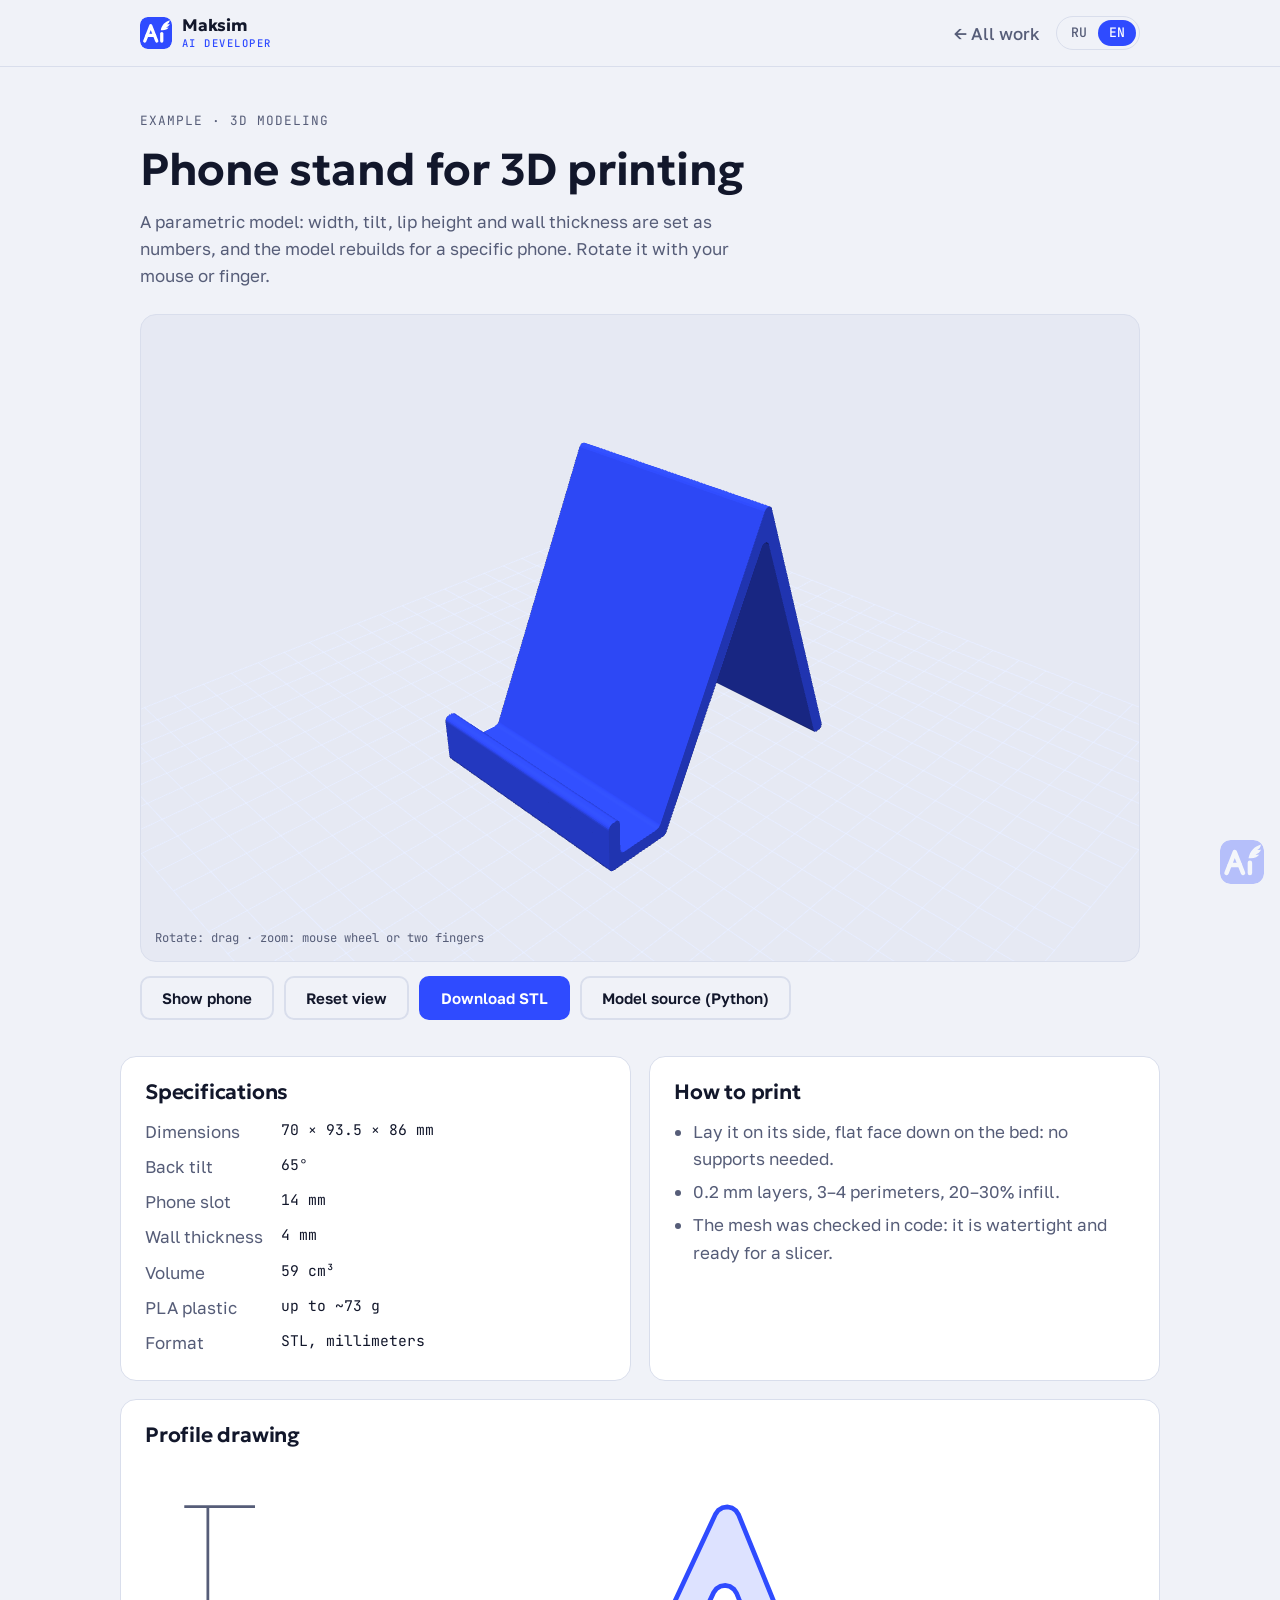
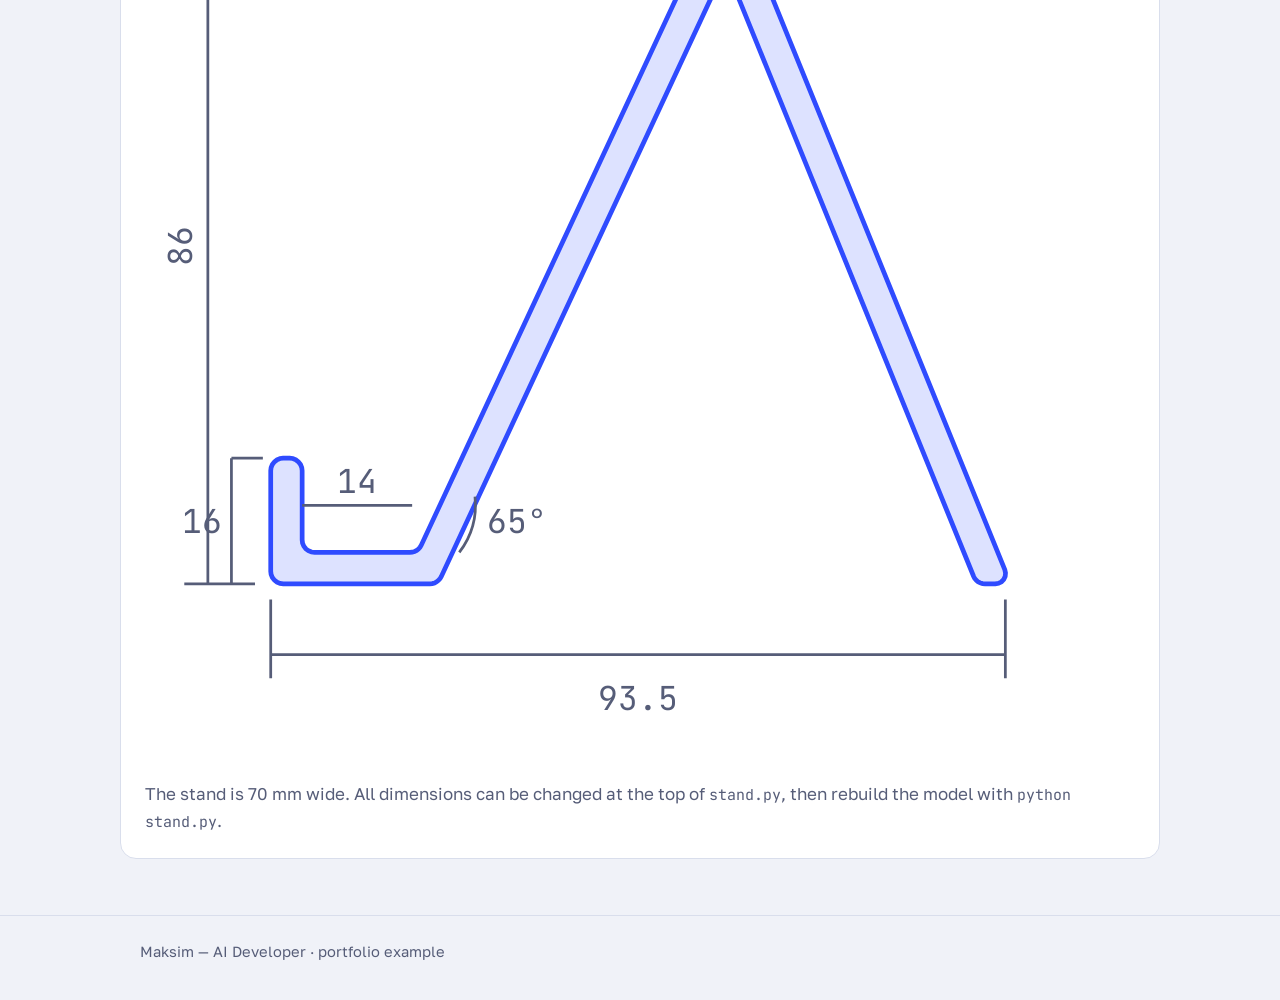
<file: en/3d/index.html>
<!DOCTYPE html>
<html lang="en">
<head>
  <meta charset="UTF-8">
  <script>if(location.hostname==="aiworkhelper.github.io")location.replace("https://aiworkhelper.ru"+location.pathname+location.search+location.hash)</script>
  <meta name="viewport" content="width=device-width, initial-scale=1">
  <title>3D Model: Phone Stand</title>
  <meta name="description" content="3D modeling example: a parametric phone stand for 3D printing. Interactive preview, profile drawing and a downloadable STL.">
  <!-- Превью ссылки в соцсетях и мессенджерах (Telegram, VK, WhatsApp) -->
  <meta property="og:type" content="website">
  <meta property="og:site_name" content="Maksim — AI Developer">
  <meta property="og:title" content="3D model of a phone stand — Maksim, AI Developer">
  <meta property="og:description" content="A parametric phone stand for 3D printing: interactive in-browser preview, profile drawing and a downloadable STL.">
  <meta property="og:url" content="https://aiworkhelper.ru/en/3d/">
  <meta property="og:image" content="https://aiworkhelper.ru/og/og-3d-en.jpg">
  <meta property="og:image:width" content="1200">
  <meta property="og:image:height" content="630">
  <meta property="og:image:alt" content="3D model of a phone stand with an in-browser preview">
  <meta property="og:locale" content="en_US">
  <meta property="og:locale:alternate" content="ru_RU">
  <meta name="twitter:card" content="summary_large_image">
  <link rel="canonical" href="https://aiworkhelper.ru/en/3d/">
  <link rel="alternate" hreflang="ru" href="https://aiworkhelper.ru/3d/">
  <link rel="alternate" hreflang="en" href="https://aiworkhelper.ru/en/3d/">
  <link rel="alternate" hreflang="x-default" href="https://aiworkhelper.ru/3d/">
  <link rel="icon" href="../../favicon.svg?v=2" type="image/svg+xml">
  <link rel="icon" href="../../favicon.ico?v=2" sizes="48x48">
  <link rel="apple-touch-icon" href="../../apple-touch-icon.png?v=2">

  <link rel="preconnect" href="https://fonts.googleapis.com">
  <link rel="preconnect" href="https://fonts.gstatic.com" crossorigin>
  <link rel="stylesheet" href="https://fonts.googleapis.com/css2?family=Geologica:wght@500;600;700&family=Golos+Text:wght@400;500;600&family=JetBrains+Mono:wght@400;500&display=swap">

  <!-- Яндекс.Метрика -->
  <script type="text/javascript">
    (function(m,e,t,r,i,k,a){m[i]=m[i]||function(){(m[i].a=m[i].a||[]).push(arguments)};
    m[i].l=1*new Date();
    for (var j = 0; j < document.scripts.length; j++) {if (document.scripts[j].src === r) { return; }}
    k=e.createElement(t),a=e.getElementsByTagName(t)[0],k.async=1,k.src=r,a.parentNode.insertBefore(k,a)})
    (window, document, "script", "https://mc.yandex.ru/metrika/tag.js?id=113726093", "ym");
    ym(113726093, 'init', { ssr: true, webvisor: false, clickmap: true, accurateTrackBounce: true, trackLinks: true });
  </script>
  <noscript><div><img src="https://mc.yandex.ru/watch/113726093" style="position:absolute; left:-9999px;" alt=""></div></noscript>

  <style>
    :root {
      --bg: #f0f2f8;
      --surface: #ffffff;
      --ink: #12172b;
      --muted: #565d78;
      --accent: #2f4bff;
      --accent-ink: #ffffff;
      --line: #d9deec;
      --stage: #e6e9f3;
      --font-title: 'Geologica', 'Trebuchet MS', system-ui, sans-serif;
      --font-text: 'Golos Text', system-ui, -apple-system, 'Segoe UI', sans-serif;
      --font-mono: 'JetBrains Mono', ui-monospace, 'Cascadia Code', Consolas, monospace;
    }
    @media (prefers-color-scheme: dark) {
      :root {
        --bg: #0d1120;
        --surface: #151b30;
        --ink: #edf0fb;
        --muted: #9aa3c0;
        --accent: #8196ff;
        --accent-ink: #0d1120;
        --line: #273050;
        --stage: #10162a;
        color-scheme: dark;
      }
    }
    * { box-sizing: border-box; }
    body { margin: 0; background: var(--bg); color: var(--ink); font-family: var(--font-text); font-size: 17px; line-height: 1.6; }
    a { color: inherit; }
    .wrap { max-width: 1040px; margin: 0 auto; padding: 0 20px; }
    h1, h2 { font-family: var(--font-title); line-height: 1.12; margin: 0; font-weight: 600; letter-spacing: -0.01em; text-wrap: balance; }
    h1 { font-size: clamp(1.8rem, 5.4vw, 2.8rem); margin-bottom: 14px; }
    h2 { font-size: 1.3rem; margin-bottom: 14px; }
    .label { font-family: var(--font-mono); font-size: 0.8rem; letter-spacing: 0.08em; text-transform: uppercase; color: var(--muted); margin: 0 0 12px; }
    .lead { color: var(--muted); max-width: 40rem; margin: 0; }
    a:focus-visible, button:focus-visible { outline: 3px solid var(--accent); outline-offset: 3px; }

    header { border-bottom: 1px solid var(--line); }
    .bar { display: flex; align-items: center; justify-content: space-between; gap: 16px; padding-block: 16px; flex-wrap: wrap; }
    .logo { font-family: var(--font-mono); font-weight: 500; text-decoration: none; }
    .back { color: var(--muted); text-decoration: none; font-weight: 500; }
    .back:hover { color: var(--ink); }
    .bar-right { display: flex; align-items: center; gap: 16px; flex-wrap: wrap; }

    /* Переключатель языка RU / EN */
    .lang { display: inline-flex; border: 1px solid var(--line); border-radius: 999px; padding: 3px; flex: none; }
    .lang a { font-family: var(--font-mono); font-size: 0.82rem; font-weight: 500; text-decoration: none; color: var(--muted); padding: 4px 11px; border-radius: 999px; line-height: 1.4; }
    .lang a:hover { color: var(--ink); }
    .lang a[aria-current="page"] { background: var(--accent); color: var(--accent-ink); }
    .lang a:focus-visible { outline: 3px solid var(--accent); outline-offset: 2px; }

    .intro { padding: 44px 0 24px; }

    .viewer { position: relative; background: var(--stage); border: 1px solid var(--line); border-radius: 16px; overflow: hidden; aspect-ratio: 4 / 3; max-height: 72vh; width: 100%; touch-action: none; }
    .viewer canvas { display: block; width: 100%; height: 100%; cursor: grab; }
    .viewer canvas:active { cursor: grabbing; }
    .hint { position: absolute; left: 14px; bottom: 12px; margin: 0; font-family: var(--font-mono); font-size: 0.76rem; color: var(--muted); pointer-events: none; }
    .fallback { position: absolute; inset: 0; display: none; place-items: center; padding: 24px; text-align: center; color: var(--muted); }
    .viewer.failed .fallback { display: grid; }
    .viewer.failed .hint { display: none; }
    .hint .short { display: none; }
    @media (max-width: 600px) {
      .viewer { aspect-ratio: 1 / 1; }
      .hint .long { display: none; }
      .hint .short { display: inline; }
    }

    .toolbar { display: flex; flex-wrap: wrap; gap: 10px; margin: 14px 0 0; }
    .btn { display: inline-block; padding: 11px 20px; border-radius: 10px; background: var(--accent); color: var(--accent-ink); font: 600 0.95rem var(--font-text); text-decoration: none; border: 2px solid var(--accent); cursor: pointer; }
    .btn-ghost { background: transparent; color: var(--ink); border-color: var(--line); }
    .btn-ghost:hover { border-color: var(--ink); }
    .btn[aria-pressed="true"] { border-color: var(--accent); color: var(--accent); }

    .details { display: grid; gap: 18px; grid-template-columns: 1fr; padding: 36px 0 56px; }
    .card { background: var(--surface); border: 1px solid var(--line); border-radius: 16px; padding: 24px; min-width: 0; }
    .card p { margin: 0 0 10px; color: var(--muted); }
    .card p:last-child { margin-bottom: 0; }
    dl.specs { display: grid; grid-template-columns: auto 1fr; gap: 8px 18px; margin: 0; }
    dl.specs dt { color: var(--muted); }
    dl.specs dd { margin: 0; font-family: var(--font-mono); font-size: 0.92rem; font-variant-numeric: tabular-nums; }
    .drawing { width: 100%; height: auto; color: var(--ink); }
    .drawing .part { fill: var(--accent); fill-opacity: 0.16; stroke: var(--accent); stroke-width: 0.6; }
    .drawing .dim { stroke: var(--muted); stroke-width: 0.35; fill: none; }
    .drawing text { fill: var(--muted); font-family: var(--font-mono); font-size: 4.2px; }
    ul.plain { margin: 0; padding-left: 1.1em; color: var(--muted); }
    ul.plain li { margin-bottom: 6px; }
    code { font-family: var(--font-mono); font-size: 0.88em; }

    footer { border-top: 1px solid var(--line); padding: 24px 0 36px; color: var(--muted); font-size: 0.92rem; }

    @media (min-width: 760px) {
      .details { grid-template-columns: 1fr 1fr; }
      .details .wide { grid-column: 1 / -1; }
    }
  </style>

  <link rel="stylesheet" href="../../anim.css?v=20261022f">
</head>
<body>
  <header>
    <div class="wrap bar">
      <a class="logo" href="../" aria-label="Maksim — AI Developer"><img src="../../favicon.svg?v=2" alt="" width="32" height="32"><span class="logo-text"><span class="logo-name">Maksim</span><span class="logo-role">AI Developer</span></span></a>
      <div class="bar-right">
        <a class="back" href="../#raboty">← All work</a>
        <div class="lang" role="group" aria-label="Site language">
          <a href="../../3d/" lang="ru" hreflang="ru">RU</a>
          <a href="./" lang="en" aria-current="page">EN</a>
        </div>
      </div>
    </div>
  </header>

  <main>
    <section class="intro">
      <div class="wrap">
        <p class="label">Example · 3D modeling</p>
        <h1>Phone stand for 3D printing</h1>
        <p class="lead">A parametric model: width, tilt, lip height and wall thickness are set as numbers, and the model rebuilds for a specific phone. Rotate it with your mouse or finger.</p>
      </div>
    </section>

    <div class="wrap">
      <div class="viewer" id="viewer" data-stl="../../3d/phone-stand.stl">
        <p class="hint"><span class="long">Rotate: drag · zoom: mouse wheel or two fingers</span><span class="short">Drag to rotate · pinch to zoom</span></p>
        <div class="fallback"><p>The 3D preview did not load. You can download the model below or look at the profile drawing.</p></div>
      </div>
      <div class="toolbar">
        <button class="btn btn-ghost" id="togglePhone" type="button" aria-pressed="false" data-show="Show phone" data-hide="Hide phone">Show phone</button>
        <button class="btn btn-ghost" id="resetView" type="button">Reset view</button>
        <a class="btn" href="../../3d/phone-stand.stl" download>Download STL</a>
        <a class="btn btn-ghost" href="../../3d/stand.py" download>Model source (Python)</a>
      </div>
    </div>

    <div class="wrap details">
      <section class="card">
        <h2>Specifications</h2>
        <dl class="specs">
          <dt>Dimensions</dt><dd>70 × 93.5 × 86 mm</dd>
          <dt>Back tilt</dt><dd>65°</dd>
          <dt>Phone slot</dt><dd>14 mm</dd>
          <dt>Wall thickness</dt><dd>4 mm</dd>
          <dt>Volume</dt><dd>59 cm³</dd>
          <dt>PLA plastic</dt><dd>up to ~73 g</dd>
          <dt>Format</dt><dd>STL, millimeters</dd>
        </dl>
      </section>

      <section class="card">
        <h2>How to print</h2>
        <ul class="plain">
          <li>Lay it on its side, flat face down on the bed: no supports needed.</li>
          <li>0.2 mm layers, 3–4 perimeters, 20–30% infill.</li>
          <li>The mesh was checked in code: it is watertight and ready for a slicer.</li>
        </ul>
      </section>

      <section class="card wide">
        <h2>Profile drawing</h2>
        <svg class="drawing" viewBox="-16 -2 126 116" role="img" aria-label="Side profile of the stand: depth 93.5 mm, height 86 mm, lip 16 mm, slot 14 mm, back tilt 65 degrees">
          <path class="part" d="M1.60 74.00 L1.19 74.05 L0.80 74.21 L0.47 74.47 L0.21 74.80 L0.05 75.19 L0.00 75.60 L0.00 88.40 L0.05 88.81 L0.21 89.20 L0.47 89.53 L0.80 89.79 L1.19 89.95 L1.60 90.00 L20.25 90.00 L20.56 89.97 L20.85 89.89 L21.11 89.75 L21.35 89.56 L21.55 89.34 L21.70 89.08 L56.36 14.76 L56.72 14.26 L57.24 13.94 L57.850 13.84 L58.45 13.97 L58.95 14.32 L59.29 14.83 L89.44 89.00 L89.58 89.28 L89.78 89.53 L90.02 89.73 L90.30 89.88 L90.60 89.97 L90.92 90.00 L92.22 90.00 L92.63 89.93 L93.01 89.73 L93.30 89.42 L93.48 89.04 L93.52 88.61 L93.43 88.20 L59.54 4.83 L59.21 4.32 L58.70 3.97 L58.10 3.83 L57.50 3.94 L56.97 4.26 L56.61 4.76 L19.16 85.08 L19.00 85.34 L18.80 85.56 L18.57 85.75 L18.30 85.89 L18.01 85.97 L17.71 86.00 L5.60 86.00 L5.19 85.95 L4.80 85.79 L4.47 85.53 L4.21 85.20 L4.05 84.81 L4.00 84.40 L4.00 75.60 L3.95 75.19 L3.79 74.80 L3.53 74.47 L3.20 74.21 L2.81 74.05 L2.40 74.00 Z"/>
          <!-- глубина -->
          <path class="dim" d="M0 92 V102 M93.5 92 V102 M0 99 H93.5"/>
          <text x="46.75" y="106" text-anchor="middle">93.5</text>
          <!-- высота -->
          <path class="dim" d="M-2 3.8 H-11 M-2 90 H-11 M-8 3.8 V90"/>
          <text x="-10" y="47" text-anchor="middle" transform="rotate(-90 -10 47)">86</text>
          <!-- губа -->
          <path class="dim" d="M-1 74 H-5 M-5 74 V90"/>
          <text x="-6.2" y="83.5" text-anchor="end">16</text>
          <!-- ложе -->
          <path class="dim" d="M4 80 H18"/>
          <text x="11" y="78.5" text-anchor="middle">14</text>
          <!-- угол -->
          <path class="dim" d="M24 86 A10 10 0 0 0 26 78.9"/>
          <text x="27.5" y="83.5">65°</text>
        </svg>
        <p>The stand is 70 mm wide. All dimensions can be changed at the top of <code>stand.py</code>, then rebuild the model with <code>python stand.py</code>.</p>
      </section>
    </div>
  </main>

  <footer>
    <div class="wrap">Maksim — AI Developer · portfolio example</div>
  </footer>

  <script>
    // если библиотека 3D не загрузилась (нет сети или CDN), показываем запасной текст
    setTimeout(function () {
      var v = document.getElementById('viewer');
      if (!v.querySelector('canvas')) v.classList.add('failed');
    }, 8000);
  </script>
  <script src="../../3d/viewer.js?v=20261022b"></script>
  <script src="../../anim.js?v=20261022b"></script>
  <img class="site-mark" src="../../favicon.svg?v=2" alt="" aria-hidden="true" width="44" height="44">
</body>
</html>
</file>
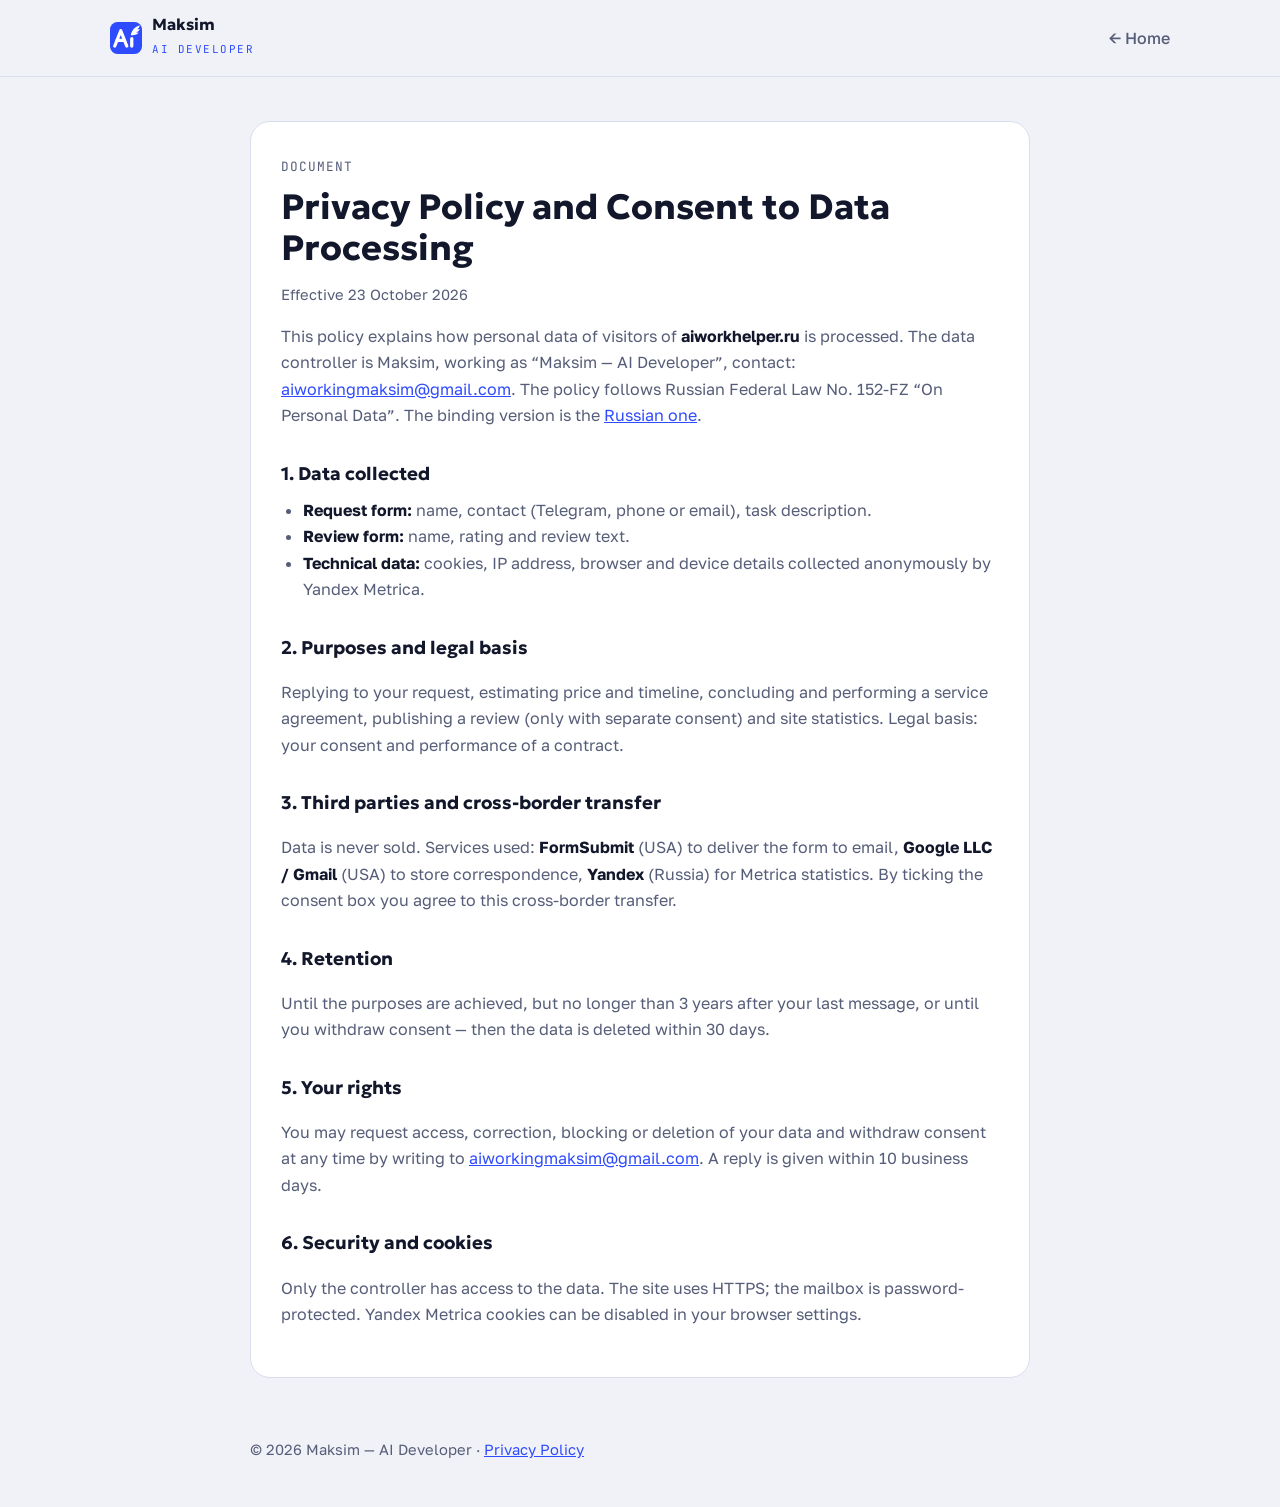
<file: en/privacy/index.html>
<!DOCTYPE html>
<html lang="en">
<head>
  <meta charset="UTF-8">
  <script>if(location.hostname==="aiworkhelper.github.io")location.replace("https://aiworkhelper.ru"+location.pathname+location.search+location.hash)</script>
  <meta name="viewport" content="width=device-width, initial-scale=1">
  <title>Privacy Policy — Maksim, AI Developer</title>
  <meta name="robots" content="noindex, follow">
  <link rel="canonical" href="https://aiworkhelper.ru/en/privacy/">
  <link rel="icon" href="../../favicon.svg?v=2" type="image/svg+xml">
  <link rel="icon" href="../../favicon.ico?v=2" sizes="48x48">
  <link rel="preconnect" href="https://fonts.googleapis.com">
  <link rel="preconnect" href="https://fonts.gstatic.com" crossorigin>
  <link rel="stylesheet" href="https://fonts.googleapis.com/css2?family=Geologica:wght@600;700&family=Golos+Text:wght@400;500;600&family=JetBrains+Mono:wght@400;500&display=swap">
  <style>
    :root { --bg:#f0f2f8; --surface:#fff; --ink:#12172b; --muted:#565d78; --accent:#2f4bff; --line:#d9deec; }
    @media (prefers-color-scheme: dark) { :root { --bg:#0d1120; --surface:#151b30; --ink:#edf0fb; --muted:#9aa3c0; --accent:#8196ff; --line:#273050; } }
    * { box-sizing: border-box; }
    body { margin:0; background:var(--bg); color:var(--ink); font-family:'Golos Text',system-ui,-apple-system,'Segoe UI',sans-serif; line-height:1.65; }
    .wrap { max-width:820px; margin:0 auto; padding:0 20px; }
    header { border-bottom:1px solid var(--line); }
    header .wrap { display:flex; align-items:center; justify-content:space-between; gap:12px; padding-block:16px; max-width:1100px; }
    .logo { display:flex; align-items:center; gap:10px; text-decoration:none; color:var(--ink); }
    .logo b { font-family:'Geologica',sans-serif; display:block; line-height:1.1; }
    .logo small { font-family:'JetBrains Mono',monospace; font-size:.68rem; letter-spacing:.14em; color:var(--accent); }
    .back { color:var(--muted); text-decoration:none; font-weight:500; } .back:hover { color:var(--ink); }
    main { padding:44px 0 60px; }
    .doc { background:var(--surface); border:1px solid var(--line); border-radius:20px; padding:34px 30px; }
    .label { font-family:'JetBrains Mono',monospace; font-size:.8rem; letter-spacing:.08em; text-transform:uppercase; color:var(--muted); margin:0 0 10px; }
    h1 { font-family:'Geologica',sans-serif; font-size:clamp(1.6rem,4vw,2.2rem); line-height:1.15; margin:0 0 8px; }
    h2 { font-family:'Geologica',sans-serif; font-size:1.15rem; margin:30px 0 8px; }
    p, li { color:var(--muted); } p strong, li strong { color:var(--ink); }
    ul { padding-left:22px; margin:6px 0; }
    a { color:var(--accent); }
    .date { font-size:.92rem; }
    .box { border:1px solid var(--line); border-radius:14px; padding:14px 18px; background:var(--bg); margin-top:18px; }
    footer { padding:0 0 44px; color:var(--muted); font-size:.92rem; }
    @media (max-width:520px) { .doc { padding:24px 18px; } }
  </style>
</head>
<body>
  <header><div class="wrap"><a class="logo" href="../"><img src="../../favicon.svg?v=2" alt="" width="32" height="32"><span><b>Maksim</b><small>AI DEVELOPER</small></span></a><a class="back" href="../">← Home</a></div></header>
  <main><div class="wrap"><article class="doc">
    <p class="label">Document</p>
    <h1>Privacy Policy and Consent to Data Processing</h1>
    <p class="date">Effective 23 October 2026</p>
    <p>This policy explains how personal data of visitors of <strong>aiworkhelper.ru</strong> is processed. The data controller is Maksim, working as “Maksim — AI Developer”, contact: <a href="mailto:aiworkingmaksim@gmail.com">aiworkingmaksim@gmail.com</a>. The policy follows Russian Federal Law No. 152-FZ “On Personal Data”. The binding version is the <a href="../../privacy/">Russian one</a>.</p>

    <h2>1. Data collected</h2>
    <ul>
      <li><strong>Request form:</strong> name, contact (Telegram, phone or email), task description.</li>
      <li><strong>Review form:</strong> name, rating and review text.</li>
      <li><strong>Technical data:</strong> cookies, IP address, browser and device details collected anonymously by Yandex Metrica.</li>
    </ul>

    <h2>2. Purposes and legal basis</h2>
    <p>Replying to your request, estimating price and timeline, concluding and performing a service agreement, publishing a review (only with separate consent) and site statistics. Legal basis: your consent and performance of a contract.</p>

    <h2>3. Third parties and cross-border transfer</h2>
    <p>Data is never sold. Services used: <strong>FormSubmit</strong> (USA) to deliver the form to email, <strong>Google LLC / Gmail</strong> (USA) to store correspondence, <strong>Yandex</strong> (Russia) for Metrica statistics. By ticking the consent box you agree to this cross-border transfer.</p>

    <h2>4. Retention</h2>
    <p>Until the purposes are achieved, but no longer than 3 years after your last message, or until you withdraw consent — then the data is deleted within 30 days.</p>

    <h2>5. Your rights</h2>
    <p>You may request access, correction, blocking or deletion of your data and withdraw consent at any time by writing to <a href="mailto:aiworkingmaksim@gmail.com">aiworkingmaksim@gmail.com</a>. A reply is given within 10 business days.</p>

    <h2>6. Security and cookies</h2>
    <p>Only the controller has access to the data. The site uses HTTPS; the mailbox is password-protected. Yandex Metrica cookies can be disabled in your browser settings.</p>
  </article></div></main>
  <footer><div class="wrap">© 2026 Maksim — AI Developer · <a href="./">Privacy Policy</a></div></footer>
</body>
</html>
</file>
<file: anim.css>
/*
  Небольшие анимации сайта: наведение, нажатие, появление блоков при прокрутке.
  Всё отключается, если в системе включено «Уменьшить движение».
  Подключается на всех страницах (русских и английских).
*/
/* ---------- Подпись в шапке: иконка + «Максим / AI Developer» ---------- */
.logo { display: inline-flex; align-items: center; gap: 10px; text-decoration: none; font-family: var(--font-text); }
.logo img { width: 32px; height: 32px; border-radius: 8px; flex: none; }
.logo-text { display: flex; flex-direction: column; line-height: 1.1; }
.logo-name { font-family: var(--font-title); font-weight: 700; font-size: 1.05rem; letter-spacing: -0.01em; color: var(--ink); }
.logo-role { font-family: var(--font-mono); font-size: 0.66rem; letter-spacing: 0.14em; text-transform: uppercase; color: var(--accent); margin-top: 3px; }

/* ---------- Частые вопросы (раскрывающийся список) ---------- */
.faq { display: grid; gap: 10px; max-width: 48rem; }
.faq details { background: var(--surface); border: 1px solid var(--line); border-radius: 14px; }
.faq summary {
  list-style: none; cursor: pointer; padding: 16px 52px 16px 20px; position: relative;
  font-family: var(--font-title); font-weight: 600; font-size: 1.02rem; line-height: 1.35;
}
.faq summary::-webkit-details-marker { display: none; }
.faq summary::after {
  content: ''; position: absolute; right: 20px; top: 50%; width: 12px; height: 12px; margin-top: -8px;
  border-right: 2px solid var(--accent); border-bottom: 2px solid var(--accent); transform: rotate(45deg);
}
.faq details[open] summary::after { transform: rotate(-135deg); margin-top: -2px; }
.faq summary:focus-visible { outline: 3px solid var(--accent); outline-offset: 2px; border-radius: 14px; }
.faq-a { padding: 0 20px 18px; color: var(--muted); }
.faq-a p { margin: 0; }

/* ---------- Видео-визитка: неброская ссылка + окно поверх страницы ---------- */
.video-link {
  margin-top: 14px; display: inline-flex; align-items: center; gap: 10px;
  background: none; border: 0; padding: 4px 0; cursor: pointer;
  font: 500 0.95rem var(--font-text); color: var(--muted);
}
.video-link:hover { color: var(--ink); }
.video-link:focus-visible { outline: 3px solid var(--accent); outline-offset: 4px; border-radius: 6px; }
.video-play {
  width: 30px; height: 30px; border-radius: 50%; border: 1.5px solid var(--line); flex: none; position: relative;
}
.video-play::after {
  content: ''; position: absolute; left: 11px; top: 8.5px;
  border-left: 10px solid var(--accent); border-top: 6.5px solid transparent; border-bottom: 6.5px solid transparent;
}
.video-sub { font-family: var(--font-mono); font-size: 0.78rem; color: var(--muted); opacity: 0.8; }
.video-dialog {
  padding: 0; border: 0; background: transparent; overflow: visible;
  max-width: min(92vw, 420px); width: 100%; margin: auto;
}
.video-dialog::backdrop { background: rgba(6, 9, 20, 0.78); backdrop-filter: blur(4px); }
.video-dialog video {
  display: block; width: 100%; height: auto; max-height: 86vh; aspect-ratio: 9 / 16; object-fit: contain;
  border-radius: 18px; background: #0b0f1d; box-shadow: 0 30px 80px -20px rgba(0, 0, 0, 0.7);
}
.video-close {
  position: absolute; top: -14px; right: -14px; z-index: 2; width: 40px; height: 40px; border-radius: 50%;
  border: 0; cursor: pointer; background: var(--surface); color: var(--ink); font-size: 1.5rem; line-height: 1;
  box-shadow: 0 6px 18px rgba(0, 0, 0, 0.35);
}
.video-close:focus-visible { outline: 3px solid var(--accent); outline-offset: 2px; }
.video-note { margin: 10px 0 0; text-align: center; color: #c8cee6; font-size: 0.85rem; }
@media (max-width: 600px) { .video-close { top: 8px; right: 8px; } }

/* ---------- Из чего складывается стоимость ---------- */
.price-cards { display: grid; gap: 16px; grid-template-columns: 1fr; }
@media (min-width: 860px) { .price-cards { grid-template-columns: repeat(3, 1fr); } }
.pc { background: var(--surface); border: 1px solid var(--line); border-radius: 16px; padding: 24px; display: flex; flex-direction: column; min-width: 0; }
.pc-tag { margin: 0 0 8px; font-family: var(--font-mono); font-size: 0.74rem; letter-spacing: 0.1em; text-transform: uppercase; color: var(--accent); }
.pc h3 { font-size: 1.2rem; margin: 0 0 10px; }
.pc-price { margin: 0 0 16px; font-family: var(--font-mono); font-size: 1.15rem; font-weight: 600; font-variant-numeric: tabular-nums; }
.pc-price span { font-family: var(--font-text); font-size: 0.85rem; font-weight: 400; color: var(--muted); }
.pc ul { margin: 0; padding: 0; list-style: none; display: grid; gap: 8px; }
.pc li { position: relative; padding-left: 24px; color: var(--muted); font-size: 0.95rem; }
.pc li::before { content: '✓'; position: absolute; left: 0; color: var(--accent); font-weight: 700; }
.pc-note { margin: 16px 0 0; padding-top: 12px; border-top: 1px dashed var(--line); font-size: 0.88rem; color: var(--ink); }
.price-foot { margin-top: 18px; display: grid; gap: 8px; max-width: 48rem; }
.price-foot p { margin: 0; color: var(--muted); }
.price-foot b { color: var(--ink); }

/* ---------- Форма заявки в контактах ---------- */
.contact-grid { display: grid; gap: 32px; grid-template-columns: 1fr; align-items: start; }
@media (min-width: 860px) { .contact-grid { grid-template-columns: 1fr 1.05fr; } }
.lead-form { display: grid; gap: 14px; min-width: 0; }
.lead-form label { display: grid; gap: 6px; font-weight: 600; font-size: 0.95rem; }
.lead-form input, .lead-form textarea {
  font: inherit; font-weight: 400; color: var(--ink); background: var(--bg);
  border: 1px solid var(--line); border-radius: 10px; padding: 12px 14px; width: 100%;
}
.lead-form textarea { min-height: 120px; resize: vertical; }
.lead-form input:focus-visible, .lead-form textarea:focus-visible, .lead-form button:focus-visible { outline: 3px solid var(--accent); outline-offset: 2px; }
.lead-form .btn { font: inherit; font-weight: 600; cursor: pointer; justify-self: start; }
.lead-form .btn[disabled] { opacity: 0.6; cursor: default; transform: none; }
.lead-form .form-note { margin: 0; font-size: 0.82rem; color: var(--muted); }
.lead-form .form-error a { color: inherit; font-weight: 600; }
.form-ok { margin: 0; color: var(--accent); font-weight: 600; }
.contact .lead-form p { margin: 0; max-width: none; }
.lead-form label.check, .review-form label.check { display: flex; gap: 10px; align-items: flex-start; font-weight: 400; font-size: 0.88rem; line-height: 1.5; color: var(--muted); }
.lead-form label.check input { width: 18px; height: 18px; padding: 0; margin: 2px 0 0; flex: none; accent-color: var(--accent); }
.lead-form label.check a, .review-form label.check a { color: var(--accent); }
footer a { color: inherit; }
.contact .lead-form .form-ok { color: var(--accent); }
.contact .lead-form .form-error { color: var(--danger); }
.hp { position: absolute !important; left: -9999px !important; width: 1px; height: 1px; opacity: 0; }

/* ---------- Полупрозрачный знак сайта в правом нижнем углу ---------- */
.site-mark {
  position: fixed; right: 16px; bottom: 16px; z-index: 40;
  width: 44px; height: 44px; border-radius: 11px;
  opacity: 0.3; pointer-events: none; user-select: none;
}
@media (max-width: 600px) { .site-mark { width: 34px; height: 34px; right: 12px; bottom: 12px; border-radius: 9px; } }

@media (prefers-reduced-motion: no-preference) {
  .logo img { transition: transform 0.35s cubic-bezier(0.34, 1.56, 0.64, 1); }
  .logo:hover img { transform: rotate(-8deg) scale(1.06); }


  /* ---------- Меню: подчёркивание выезжает слева ---------- */
  nav a { position: relative; transition: color 0.2s ease; }
  nav a::after {
    content: ''; position: absolute; left: 0; right: 0; bottom: -3px; height: 2px;
    background: var(--accent); border-radius: 2px;
    transform: scaleX(0); transform-origin: left; transition: transform 0.25s ease;
  }
  nav a:hover::after, nav a:focus-visible::after { transform: scaleX(1); }

  /* ---------- Переключатель RU / EN ---------- */
  .lang a { transition: background-color 0.2s ease, color 0.2s ease; }
  .lang a:not([aria-current="page"]):hover { background: color-mix(in srgb, var(--accent) 14%, transparent); }

  /* ---------- Кнопки: подъём при наведении, «нажатие» при клике ---------- */
  .btn { transition: transform 0.15s ease, box-shadow 0.2s ease, background-color 0.2s ease, border-color 0.2s ease, color 0.2s ease; }
  .btn:hover { box-shadow: 0 6px 18px -8px color-mix(in srgb, var(--accent) 70%, transparent); }
  .btn:active { transform: translateY(0) scale(0.97); }

  /* ---------- Таблица услуг: подсветка строки ---------- */
  .service { position: relative; isolation: isolate; }
  .service::before {
    content: ''; position: absolute; inset: 0 -14px; z-index: -1; border-radius: 12px;
    background: var(--surface); opacity: 0; transition: opacity 0.25s ease;
  }
  .service::after {
    content: ''; position: absolute; left: -14px; top: 18px; bottom: 18px; width: 3px; border-radius: 3px;
    background: var(--accent); transform: scaleY(0); transition: transform 0.25s ease;
  }
  .service h3 { transition: transform 0.25s ease, color 0.25s ease; }
  .service .meta { transition: color 0.25s ease; }
  .service:hover::before { opacity: 1; }
  .service:hover::after { transform: scaleY(1); }
  .service:hover h3 { transform: translateX(6px); color: var(--accent); }

  /* ---------- Карточки работ: приподнимаются ---------- */
  .work { transition: transform 0.25s ease, box-shadow 0.25s ease, border-color 0.25s ease; }
  .work:hover {
    transform: translateY(-4px); border-color: color-mix(in srgb, var(--accent) 45%, var(--line));
    box-shadow: 0 16px 34px -20px color-mix(in srgb, var(--accent) 60%, transparent);
  }
  .work a.go { display: inline-block; transition: transform 0.2s ease; }
  .work:hover a.go { transform: translateX(4px); }
  .tags li { transition: border-color 0.2s ease, color 0.2s ease; }
  .work:hover .tags li { border-color: color-mix(in srgb, var(--accent) 35%, var(--line)); }

  /* ---------- Этапы работы: кружок с номером ---------- */
  .steps li::before { transition: transform 0.3s cubic-bezier(0.34, 1.56, 0.64, 1); }
  .steps li:hover::before { transform: scale(1.15); }

  /* ---------- Форма отзыва: подсветка поля в фокусе ---------- */
  .review-form input[type="text"], .review-form select, .review-form textarea {
    transition: border-color 0.2s ease, box-shadow 0.2s ease;
  }
  .review-form input[type="text"]:focus, .review-form select:focus, .review-form textarea:focus {
    border-color: var(--accent);
    box-shadow: 0 0 0 4px color-mix(in srgb, var(--accent) 18%, transparent);
  }
  .form-result:not([hidden]), .form-error:not([hidden]) { animation: pop-in 0.3s ease; }

  /* ---------- Карточки на странице 3D-модели ---------- */
  .card { transition: border-color 0.25s ease, transform 0.25s ease; }
  .card:hover { border-color: color-mix(in srgb, var(--accent) 40%, var(--line)); }

  .pc { transition: transform 0.25s ease, border-color 0.25s ease, box-shadow 0.25s ease; }
  .pc:hover { transform: translateY(-3px); border-color: color-mix(in srgb, var(--accent) 45%, var(--line)); box-shadow: 0 16px 34px -22px color-mix(in srgb, var(--accent) 60%, transparent); }
  .pc.reveal.in:hover { transform: translateY(-3px); }

  /* ---------- Частые вопросы: плавное раскрытие ---------- */
  .faq details { transition: border-color 0.25s ease; }
  .faq details:hover, .faq details[open] { border-color: color-mix(in srgb, var(--accent) 45%, var(--line)); }
  .faq summary::after { transition: transform 0.3s ease, margin-top 0.3s ease; }
  .faq summary { transition: color 0.2s ease; }
  .faq summary:hover { color: var(--accent); }
  .faq details[open] .faq-a { animation: faq-open 0.35s ease; }
  @keyframes faq-open { from { opacity: 0; transform: translateY(-6px); } to { opacity: 1; transform: none; } }

  .lead-form input, .lead-form textarea { transition: border-color 0.2s ease, box-shadow 0.2s ease; }
  .lead-form input:focus, .lead-form textarea:focus { border-color: var(--accent); box-shadow: 0 0 0 4px color-mix(in srgb, var(--accent) 18%, transparent); }
  .form-ok:not([hidden]) { animation: pop-in 0.3s ease; }

  /* ---------- Видео-визитка: анимации ---------- */
  .video-link, .video-play { transition: color 0.2s ease, border-color 0.2s ease, transform 0.25s ease; }
  .video-link:hover .video-play { border-color: var(--accent); transform: scale(1.08); }
  .video-dialog[open] { animation: video-in 0.3s ease; }
  .video-dialog[open]::backdrop { animation: video-fade 0.3s ease; }
  @keyframes video-in { from { opacity: 0; transform: translateY(16px) scale(0.97); } to { opacity: 1; transform: none; } }
  @keyframes video-fade { from { opacity: 0; } to { opacity: 1; } }

  /* ---------- Появление блоков при прокрутке (класс ставит anim.js) ---------- */
  .reveal { opacity: 0; transform: translateY(18px); transition: opacity 0.6s ease, transform 0.6s ease; }
  .reveal.in { opacity: 1; transform: none; }
  /* у карточек работ свой transform при наведении - не мешаем ему после появления */
  .work.reveal.in { transition: opacity 0.6s ease, transform 0.25s ease, box-shadow 0.25s ease, border-color 0.25s ease; }
  .work.reveal.in:hover { transform: translateY(-4px); }

  @keyframes pop-in {
    from { opacity: 0; transform: translateY(6px); }
    to { opacity: 1; transform: none; }
  }
}
</file>
<file: demo.css>
/*
  Компактное демо на первом экране: «задача → работа → результат → оплата».
  Стоит справа от заголовка как иллюстрация. Цвета берутся из переменных сайта.
*/
.demo { display: block; min-width: 0; width: 100%; font-size: 0.9rem; line-height: 1.5; }

/* ---------- Окно ---------- */
.demo-window {
  background: var(--surface); border: 1px solid var(--line); border-radius: 16px; overflow: hidden;
  display: flex; flex-direction: column; min-width: 0;
  box-shadow: 0 24px 48px -32px color-mix(in srgb, var(--accent) 55%, transparent);
}
.demo-bar { display: flex; align-items: center; gap: 7px; padding: 10px 14px; font-family: var(--font-mono); font-size: 0.74rem; color: var(--muted); }
.demo-bar i { width: 9px; height: 9px; border-radius: 50%; background: var(--line); display: inline-block; flex: none; }
.demo-stage { margin-left: 6px; overflow: hidden; text-overflow: ellipsis; white-space: nowrap; }
.demo-badge { margin-left: auto; flex: none; border: 1px solid var(--line); border-radius: 999px; padding: 0 8px; }

/* полоска прогресса из 6 этапов */
.demo-progress { display: grid; grid-template-columns: repeat(6, 1fr); gap: 3px; padding: 0 14px 10px; border-bottom: 1px solid var(--line); }
.demo-progress i { height: 3px; border-radius: 3px; background: var(--line); position: relative; overflow: hidden; }
.demo-progress i::after { content: ''; position: absolute; inset: 0; background: var(--accent); transform: scaleX(0); transform-origin: left; transition: transform 0.45s ease; }
.demo-progress i.done::after { transform: scaleX(1); }
.demo-progress i.active::after { transform: scaleX(0.5); animation: demo-fill 1.4s ease-in-out infinite alternate; }

/* ---------- Лента сообщений ---------- */
.demo-log { height: 330px; overflow-y: auto; padding: 14px 12px; display: flex; flex-direction: column; gap: 9px; scroll-behavior: smooth; overscroll-behavior: contain; scrollbar-width: thin; }
.demo-log > * { flex-shrink: 0; }   /* сообщения не сжимаются, лента прокручивается */
.demo-empty { margin: auto; text-align: center; color: var(--muted); max-width: 18rem; }

.msg { max-width: 90%; border-radius: 12px; padding: 8px 11px; overflow-wrap: anywhere; animation: demo-in 0.35s ease both; }
.msg.user { align-self: flex-end; background: var(--accent); color: var(--accent-ink); border-bottom-right-radius: 4px; }
.msg.bot { align-self: flex-start; background: var(--bg); border: 1px solid var(--line); border-bottom-left-radius: 4px; }
.msg .who { display: block; font-family: var(--font-mono); font-size: 0.68rem; color: var(--muted); margin-bottom: 2px; }
.msg ul { margin: 4px 0 0; padding-left: 1.1em; }
.msg li { margin: 1px 0; animation: demo-in 0.3s ease both; }
.msg li.ok { list-style: none; margin-left: -1.1em; }
.msg li.ok::before { content: '✓'; color: var(--accent); font-weight: 700; margin-right: 7px; }

.typing { display: inline-flex; gap: 4px; padding: 3px 0; }
.typing i { width: 5px; height: 5px; border-radius: 50%; background: var(--muted); animation: demo-blink 1s infinite ease-in-out; }
.typing i:nth-child(2) { animation-delay: 0.15s; }
.typing i:nth-child(3) { animation-delay: 0.3s; }

.msg.code-msg { padding: 0; background: var(--code-bg); border: 1px solid #232c55; width: 94%; max-width: 94%; overflow: hidden; }
.code-msg .code-top { display: flex; justify-content: space-between; gap: 10px; padding: 6px 12px; border-bottom: 1px solid #232c55; font-family: var(--font-mono); font-size: 0.68rem; color: var(--code-dim); }
.code-msg pre { margin: 0; padding: 9px 12px; font-family: var(--font-mono); font-size: 0.72rem; line-height: 1.6; color: var(--code-ink); white-space: pre-wrap; overflow-wrap: anywhere; min-height: 2.6em; }
.code-msg .code-progress { height: 2px; background: #232c55; }
.code-msg .code-progress b { display: block; height: 100%; width: 0; background: var(--code-key); transition: width 0.2s linear; }
.cursor { display: inline-block; width: 6px; height: 1em; vertical-align: -2px; background: var(--code-key); animation: demo-caret 0.9s steps(1) infinite; }

.msg.card-result, .msg.card-pay { align-self: stretch; max-width: none; }
.msg.card-result { border-color: color-mix(in srgb, var(--accent) 55%, var(--line)); background: color-mix(in srgb, var(--accent) 6%, var(--surface)); }
.card-result h4, .card-pay h4 { margin: 0 0 3px; font-family: var(--font-title); font-weight: 600; font-size: 0.95rem; }
.card-result p { margin: 0; color: var(--muted); }
.card-result .tag { display: inline-block; margin-top: 6px; font-family: var(--font-mono); font-size: 0.7rem; border: 1px solid var(--line); border-radius: 999px; padding: 1px 8px; color: var(--muted); }
.pay-rows { display: grid; grid-template-columns: auto 1fr; gap: 2px 12px; margin: 4px 0 10px; }
.pay-rows dt { color: var(--muted); }
.pay-rows dd { margin: 0; text-align: right; font-family: var(--font-mono); font-size: 0.82rem; font-variant-numeric: tabular-nums; }
.pay-rows .total { font-weight: 600; color: var(--ink); }
.pay-actions { display: flex; flex-wrap: wrap; gap: 8px; align-items: center; }
.pay-actions .btn { padding: 7px 14px; font-size: 0.85rem; border-radius: 8px; }
.pay-note { margin: 8px 0 0; font-size: 0.74rem; color: var(--muted); }
.paid { display: flex; align-items: center; gap: 8px; font-weight: 600; font-size: 0.88rem; }
.paid svg { flex: none; width: 22px; height: 22px; }
.paid circle { stroke-dasharray: 76; stroke-dashoffset: 76; animation: demo-draw 0.5s ease forwards; }
.paid path { stroke-dasharray: 22; stroke-dashoffset: 22; animation: demo-draw 0.35s 0.45s ease forwards; }
.spinner { width: 13px; height: 13px; border: 2px solid currentColor; border-right-color: transparent; border-radius: 50%; display: inline-block; vertical-align: -2px; margin-right: 7px; animation: demo-spin 0.7s linear infinite; }

/* ---------- Ввод задачи ---------- */
.demo-form { border-top: 1px solid var(--line); padding: 10px; display: grid; grid-template-columns: minmax(0, 1fr); gap: 6px; }
.demo-input-row { display: flex; gap: 6px; }
.demo-input-row input {
  flex: 1; min-width: 0; font: inherit; color: var(--ink); background: var(--bg);
  border: 1px solid var(--line); border-radius: 9px; padding: 9px 12px;
  transition: border-color 0.2s ease, box-shadow 0.2s ease;
}
.demo-input-row input:focus { outline: none; border-color: var(--accent); box-shadow: 0 0 0 3px color-mix(in srgb, var(--accent) 18%, transparent); }
.demo-input-row .btn { padding: 0; width: 40px; height: 40px; flex: none; border-radius: 9px; font-size: 1.05rem; display: grid; place-items: center; }
.demo-input-row .btn[disabled] { opacity: 0.55; cursor: default; transform: none; box-shadow: none; }
.demo .form-error { font-size: 0.82rem; }
.demo-foot { margin: 8px 2px 0; font-size: 0.76rem; color: var(--muted); }

@media (max-width: 759px) {
  .demo-log { height: 300px; }
}

@keyframes demo-in { from { opacity: 0; transform: translateY(6px); } to { opacity: 1; transform: none; } }
@keyframes demo-blink { 0%, 80%, 100% { opacity: 0.25; } 40% { opacity: 1; } }
@keyframes demo-caret { 50% { opacity: 0; } }
@keyframes demo-draw { to { stroke-dashoffset: 0; } }
@keyframes demo-spin { to { transform: rotate(360deg); } }
@keyframes demo-fill { from { transform: scaleX(0.15); } to { transform: scaleX(0.85); } }

@media (prefers-reduced-motion: reduce) {
  .msg, .msg li, .cursor, .typing i, .spinner, .demo-progress i.active::after { animation: none !important; }
  .paid circle, .paid path { animation: none; stroke-dashoffset: 0; }
  .demo-log { scroll-behavior: auto; }
}

/* ---------- Крыло валькирии на фоне первого экрана ---------- */
.hero { position: relative; overflow: hidden; isolation: isolate; }
.hero-wing {
  position: absolute; z-index: -1; pointer-events: none;
  width: 720px; height: auto; left: calc(50% + 200px); top: -20px;
  color: var(--accent);
  transform-origin: 6% 96%;
  opacity: 0;
  animation: wing-in 1.6s ease 0.2s forwards, wing-breathe 9s ease-in-out 1.8s infinite alternate;
}
.hero-wing path { stroke: currentColor; stroke-width: 1.2; stroke-linejoin: round; }
.hero-wing .wf1 { fill: currentColor; fill-opacity: 0.045; stroke-opacity: 0.2; }
.hero-wing .wf2 { fill: currentColor; fill-opacity: 0.06; stroke-opacity: 0.2; }
.hero-wing .wf3 { fill: currentColor; fill-opacity: 0.08; stroke-opacity: 0.22; }
.hero-wing .wf4 { fill: currentColor; fill-opacity: 0.11; stroke-opacity: 0.25; }
.hero-wing .wsh { fill: none; stroke-opacity: 0.12; stroke-width: 1; }
@media (max-width: 759px) {
  .hero-wing { width: 520px; left: auto; right: -190px; top: auto; bottom: 150px; }
}
@keyframes wing-in { from { opacity: 0; transform: rotate(-7deg) scale(0.97); } to { opacity: 1; transform: none; } }
@keyframes wing-breathe { from { transform: rotate(0deg); } to { transform: rotate(-2.5deg); } }
@media (prefers-reduced-motion: reduce) {
  .hero-wing { animation: none; opacity: 1; }
}
</file>
